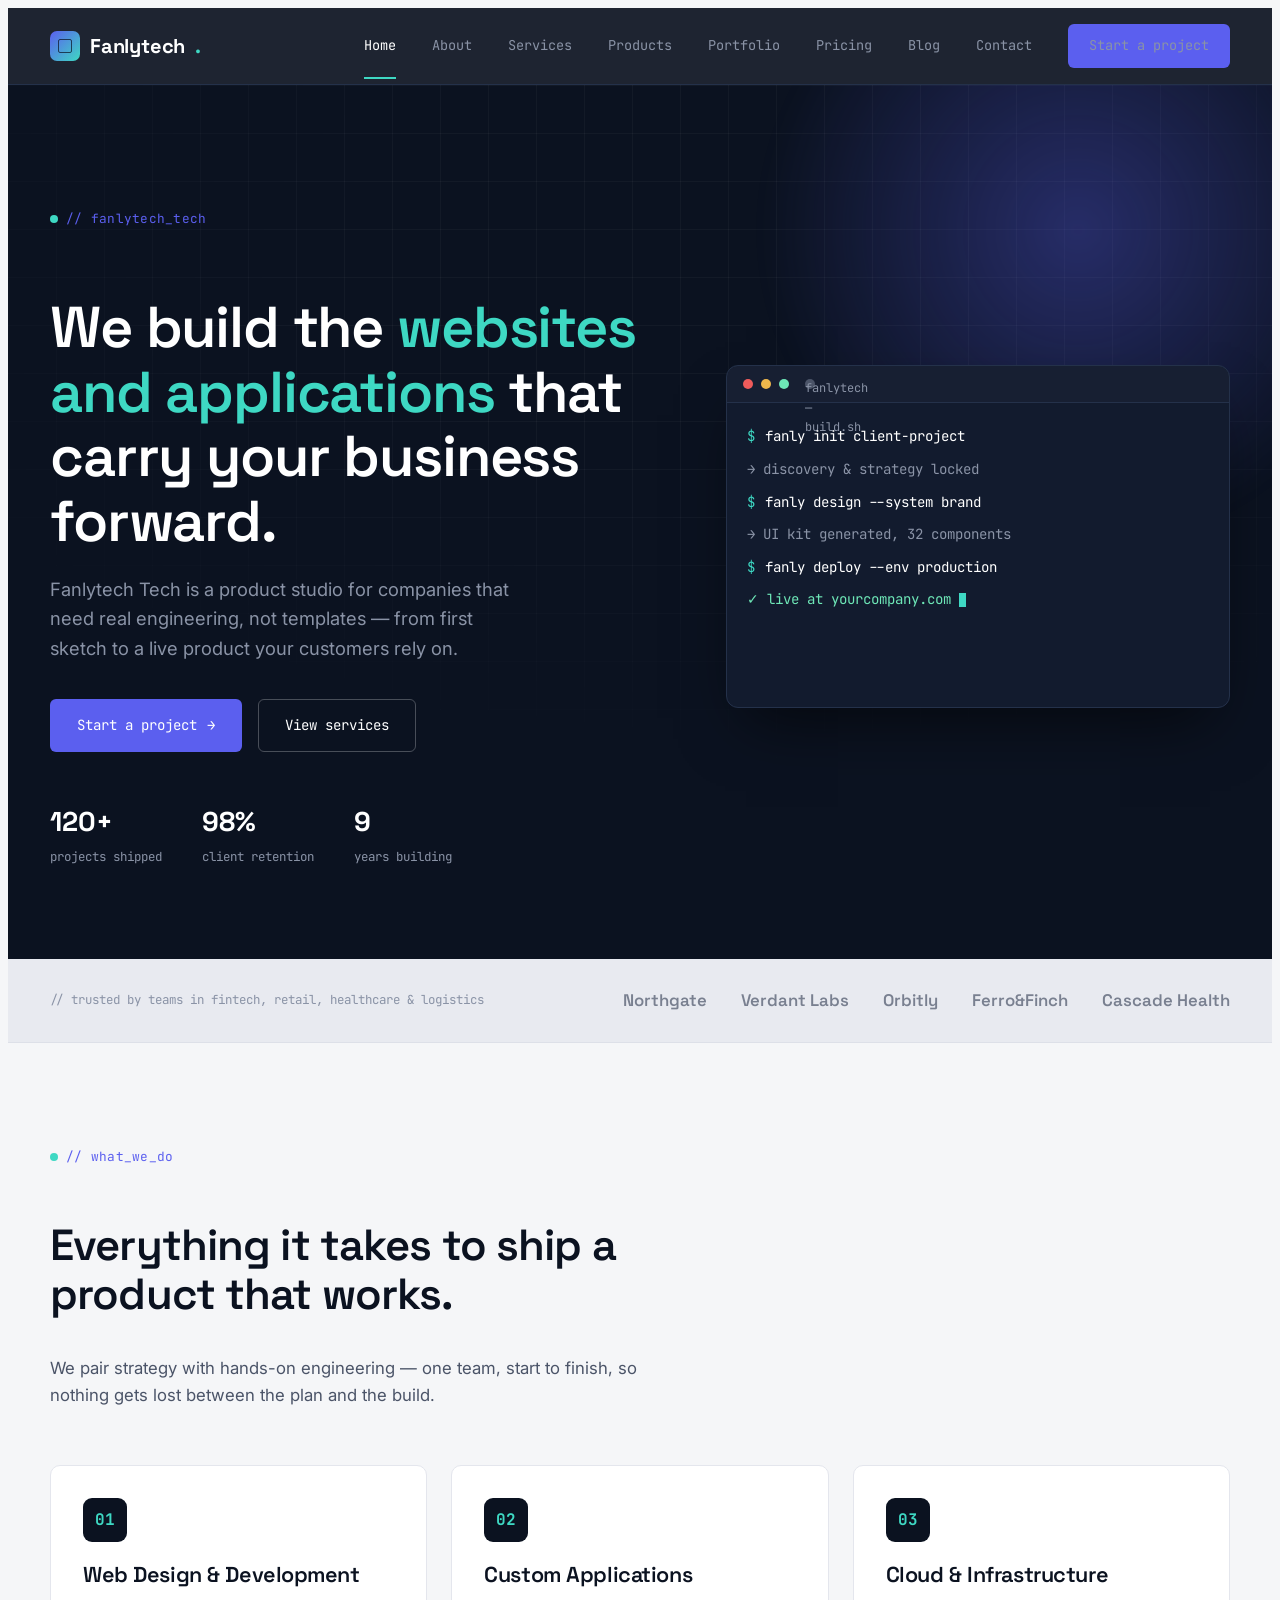
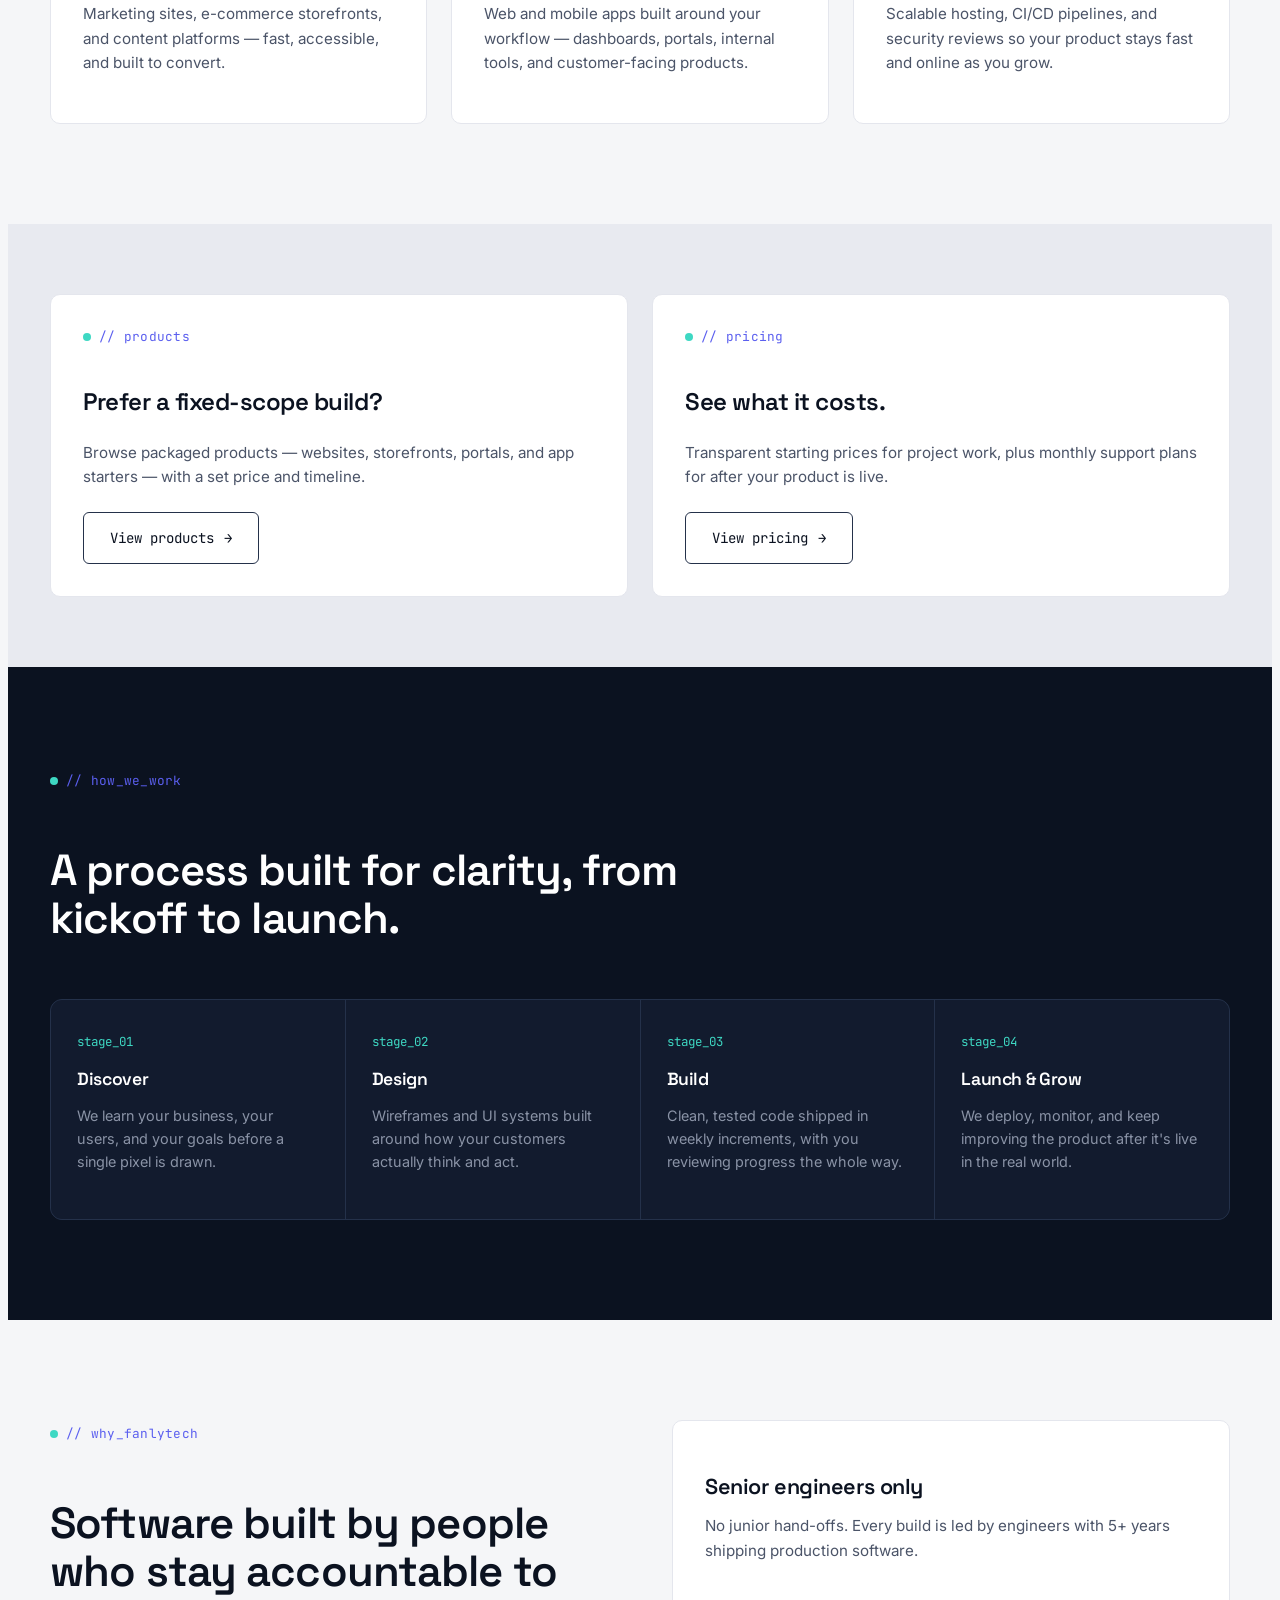
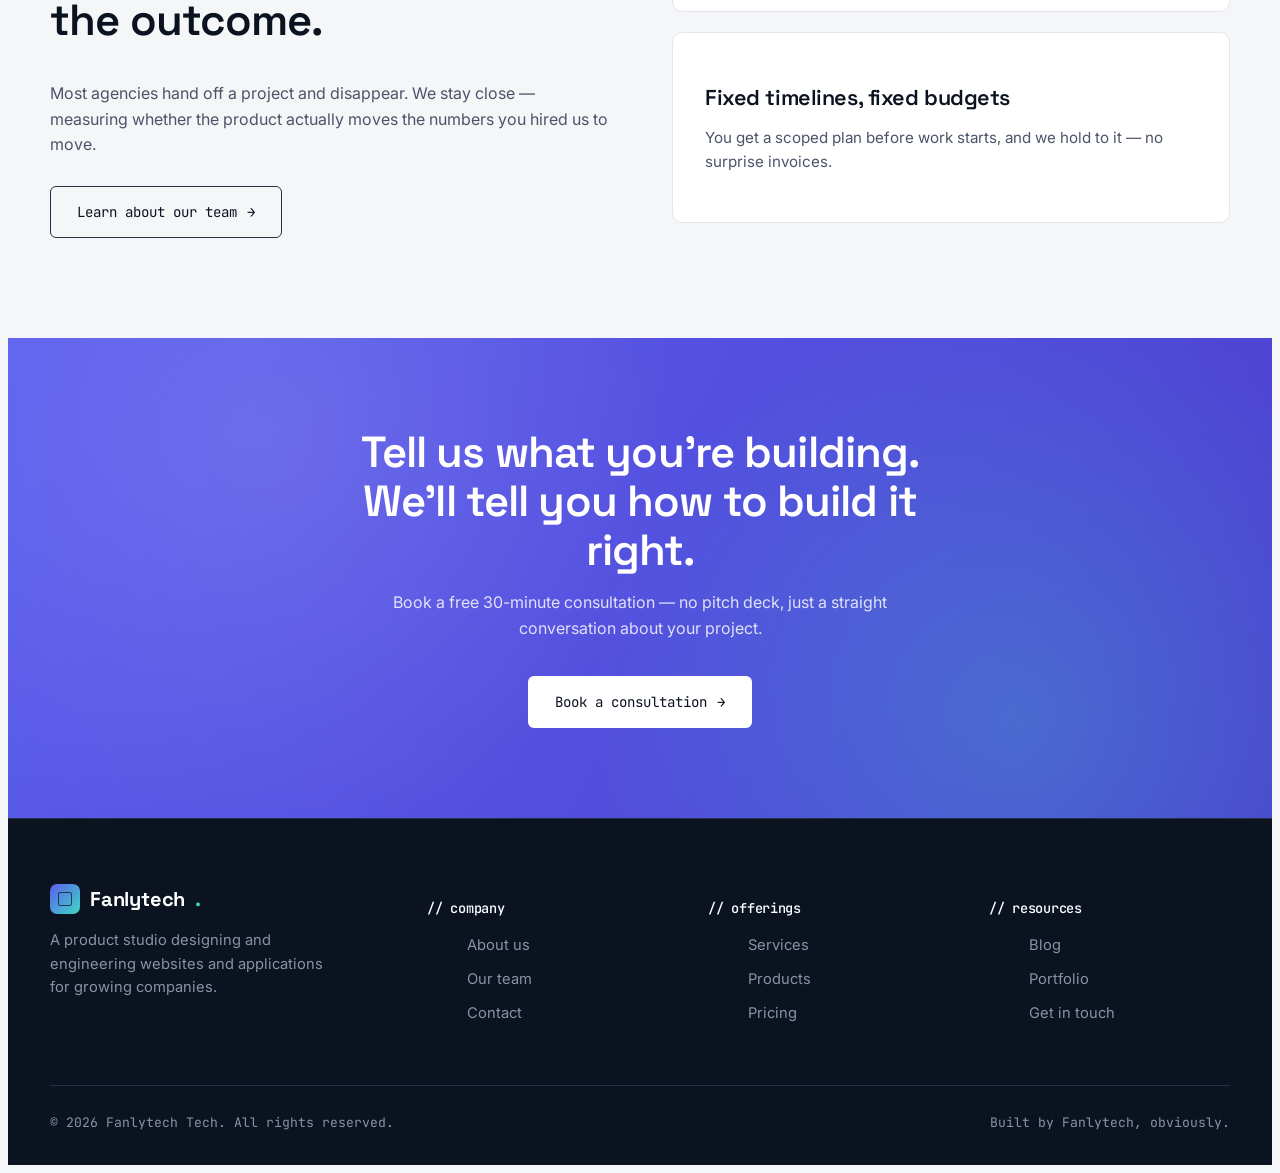
<file: index.html>
<!DOCTYPE html>
<html lang="en">
<head>
<meta charset="UTF-8">
<meta name="viewport" content="width=device-width, initial-scale=1.0">
<title>Fanlytech Tech — Websites &amp; Applications Built to Grow</title>
<meta name="description" content="Fanlytech Tech designs and builds websites and applications for ambitious companies. Strategy, design, and engineering under one roof.">
<link rel="preconnect" href="https://fonts.googleapis.com">
<link href="https://fonts.googleapis.com/css2?family=Space+Grotesk:wght@500;600;700&family=Inter:wght@400;500;600;700&family=JetBrains+Mono:wght@400;500&display=swap" rel="stylesheet">
<link rel="stylesheet" href="styles.css">
<meta name="fo-verify" content="fd51db8e-1462-4e04-9097-b5feb56519d2" >
</head>
<body>

<header class="site-header">
  <div class="wrap">
    <a href="index.html" class="logo"><span class="mark"></span>Fanlytech<span class="co">.</span></a>
    <nav class="main-nav">
      <div class="nav-links">
        <a href="index.html" class="active">Home</a>
        <a href="about.html">About</a>
        <a href="services.html">Services</a>
        <a href="products.html">Products</a>
        <a href="portfolio.html">Portfolio</a>
        <a href="pricing.html">Pricing</a>
        <a href="blog.html">Blog</a>
        <a href="contact.html">Contact</a>
        <a href="contact.html" class="btn btn-primary" style="padding:10px 20px;">Start a project</a>
      </div>
      <button class="nav-toggle" aria-label="Toggle menu" aria-expanded="false">☰</button>
    </nav>
  </div>
</header>

<!-- HERO -->
<section class="hero">
  <div class="wrap hero-grid">
    <div>
      <span class="mono-tag">// fanlytech_tech</span>
      <h1>We build the <span class="accent">websites and applications</span> that carry your business forward.</h1>
      <p class="lead">Fanlytech Tech is a product studio for companies that need real engineering, not templates — from first sketch to a live product your customers rely on.</p>
      <div class="hero-ctas">
        <a href="contact.html" class="btn btn-primary btn-arrow">Start a project</a>
        <a href="services.html" class="btn btn-ghost-light">View services</a>
      </div>
      <div class="hero-stats">
        <div><strong data-count="120" data-suffix="+">0</strong><span>projects shipped</span></div>
        <div><strong data-count="98" data-suffix="%">0</strong><span>client retention</span></div>
        <div><strong data-count="9" data-suffix="">0</strong><span>years building</span></div>
      </div>
    </div>

    <div class="terminal" aria-hidden="true">
      <div class="terminal-bar">
        <span style="background:#EF5B5B;"></span><span style="background:#F0B84C;"></span><span style="background:#6EE7B7;"></span>
        <span class="label">fanlytech — build.sh</span>
      </div>
      <div class="terminal-body">
        <div class="line"><span class="prompt">$</span><span>fanly init client-project</span></div>
        <div class="line"><span class="out">→ discovery &amp; strategy locked</span></div>
        <div class="line"><span class="prompt">$</span><span>fanly design --system brand</span></div>
        <div class="line"><span class="out">→ UI kit generated, 32 components</span></div>
        <div class="line"><span class="prompt">$</span><span>fanly deploy --env production</span></div>
        <div class="line"><span class="ok">✓ live at yourcompany.com <span class="cursor"></span></span></div>
      </div>
    </div>
  </div>
</section>

<div class="trust-strip">
  <div class="wrap">
    <span class="label">// trusted by teams in fintech, retail, healthcare &amp; logistics</span>
    <div class="marks">
      <span>Northgate</span><span>Verdant Labs</span><span>Orbitly</span><span>Ferro&amp;Finch</span><span>Cascade Health</span>
    </div>
  </div>
</div>

<!-- SERVICES OVERVIEW -->
<section class="section">
  <div class="wrap">
    <div class="section-head reveal">
      <span class="mono-tag">// what_we_do</span>
      <h2>Everything it takes to ship a product that works.</h2>
      <p>We pair strategy with hands-on engineering — one team, start to finish, so nothing gets lost between the plan and the build.</p>
    </div>

    <div class="grid-3">
      <a href="services.html" class="card reveal" style="display:block;">
        <div class="icon">01</div>
        <h3>Web Design &amp; Development</h3>
        <p>Marketing sites, e-commerce storefronts, and content platforms — fast, accessible, and built to convert.</p>
      </a>
      <a href="services.html" class="card reveal" style="display:block;">
        <div class="icon">02</div>
        <h3>Custom Applications</h3>
        <p>Web and mobile apps built around your workflow — dashboards, portals, internal tools, and customer-facing products.</p>
      </a>
      <a href="services.html" class="card reveal" style="display:block;">
        <div class="icon">03</div>
        <h3>Cloud &amp; Infrastructure</h3>
        <p>Scalable hosting, CI/CD pipelines, and security reviews so your product stays fast and online as you grow.</p>
      </a>
    </div>
  </div>
</section>

<!-- PRODUCTS / PRICING TEASER -->
<section class="section section--tight" style="background:var(--paper-dim);">
  <div class="wrap grid-2">
    <div class="card reveal" style="display:flex; flex-direction:column;">
      <span class="mono-tag">// products</span>
      <h3 style="font-size:1.5rem; margin-bottom:10px;">Prefer a fixed-scope build?</h3>
      <p style="margin-bottom:22px;">Browse packaged products — websites, storefronts, portals, and app starters — with a set price and timeline.</p>
      <a href="products.html" class="btn btn-ghost btn-arrow" style="margin-top:auto; align-self:flex-start;">View products</a>
    </div>
    <div class="card reveal" style="display:flex; flex-direction:column;">
      <span class="mono-tag">// pricing</span>
      <h3 style="font-size:1.5rem; margin-bottom:10px;">See what it costs.</h3>
      <p style="margin-bottom:22px;">Transparent starting prices for project work, plus monthly support plans for after your product is live.</p>
      <a href="pricing.html" class="btn btn-ghost btn-arrow" style="margin-top:auto; align-self:flex-start;">View pricing</a>
    </div>
  </div>
</section>

<!-- PROCESS -->
<section class="section process">
  <div class="wrap">
    <div class="section-head reveal">
      <span class="mono-tag">// how_we_work</span>
      <h2 style="color:#fff;">A process built for clarity, from kickoff to launch.</h2>
    </div>
    <div class="process-list reveal">
      <div class="process-step">
        <span class="tag">stage_01</span>
        <h3>Discover</h3>
        <p>We learn your business, your users, and your goals before a single pixel is drawn.</p>
      </div>
      <div class="process-step">
        <span class="tag">stage_02</span>
        <h3>Design</h3>
        <p>Wireframes and UI systems built around how your customers actually think and act.</p>
      </div>
      <div class="process-step">
        <span class="tag">stage_03</span>
        <h3>Build</h3>
        <p>Clean, tested code shipped in weekly increments, with you reviewing progress the whole way.</p>
      </div>
      <div class="process-step">
        <span class="tag">stage_04</span>
        <h3>Launch &amp; Grow</h3>
        <p>We deploy, monitor, and keep improving the product after it's live in the real world.</p>
      </div>
    </div>
  </div>
</section>

<!-- WHY US -->
<section class="section">
  <div class="wrap story-grid">
    <div class="reveal">
      <span class="mono-tag">// why_fanlytech</span>
      <h2>Software built by people who stay accountable to the outcome.</h2>
      <p>Most agencies hand off a project and disappear. We stay close — measuring whether the product actually moves the numbers you hired us to move.</p>
      <a href="about.html" class="btn btn-ghost btn-arrow" style="margin-top:12px;">Learn about our team</a>
    </div>
    <div class="reveal">
      <div class="card" style="margin-bottom:20px;">
        <h3>Senior engineers only</h3>
        <p>No junior hand-offs. Every build is led by engineers with 5+ years shipping production software.</p>
      </div>
      <div class="card">
        <h3>Fixed timelines, fixed budgets</h3>
        <p>You get a scoped plan before work starts, and we hold to it — no surprise invoices.</p>
      </div>
    </div>
  </div>
</section>

<!-- CTA -->
<section class="cta-band">
  <div class="wrap">
    <h2>Tell us what you're building. We'll tell you how to build it right.</h2>
    <p>Book a free 30-minute consultation — no pitch deck, just a straight conversation about your project.</p>
    <a href="contact.html" class="btn btn-primary btn-arrow">Book a consultation</a>
  </div>
</section>

<footer>
  <div class="wrap">
    <div class="footer-grid">
      <div class="footer-brand">
        <a href="index.html" class="logo"><span class="mark"></span>Fanlytech<span class="co">.</span></a>
        <p>A product studio designing and engineering websites and applications for growing companies.</p>
      </div>
      <div>
        <h4>// company</h4>
        <ul>
          <li><a href="about.html">About us</a></li>
          <li><a href="about.html#team">Our team</a></li>
          <li><a href="contact.html">Contact</a></li>
        </ul>
      </div>
      <div>
        <h4>// offerings</h4>
        <ul>
          <li><a href="services.html">Services</a></li>
          <li><a href="products.html">Products</a></li>
          <li><a href="pricing.html">Pricing</a></li>
        </ul>
      </div>
      <div>
        <h4>// resources</h4>
        <ul>
          <li><a href="blog.html">Blog</a></li>
          <li><a href="portfolio.html">Portfolio</a></li>
          <li><a href="contact.html">Get in touch</a></li>
        </ul>
      </div>
    </div>
    <div class="footer-bottom">
      <span>© 2026 Fanlytech Tech. All rights reserved.</span>
      <span>Built by Fanlytech, obviously.</span>
    </div>
  </div>
</footer>

<script src="script.js"></script>
</body>
</html>
</file>
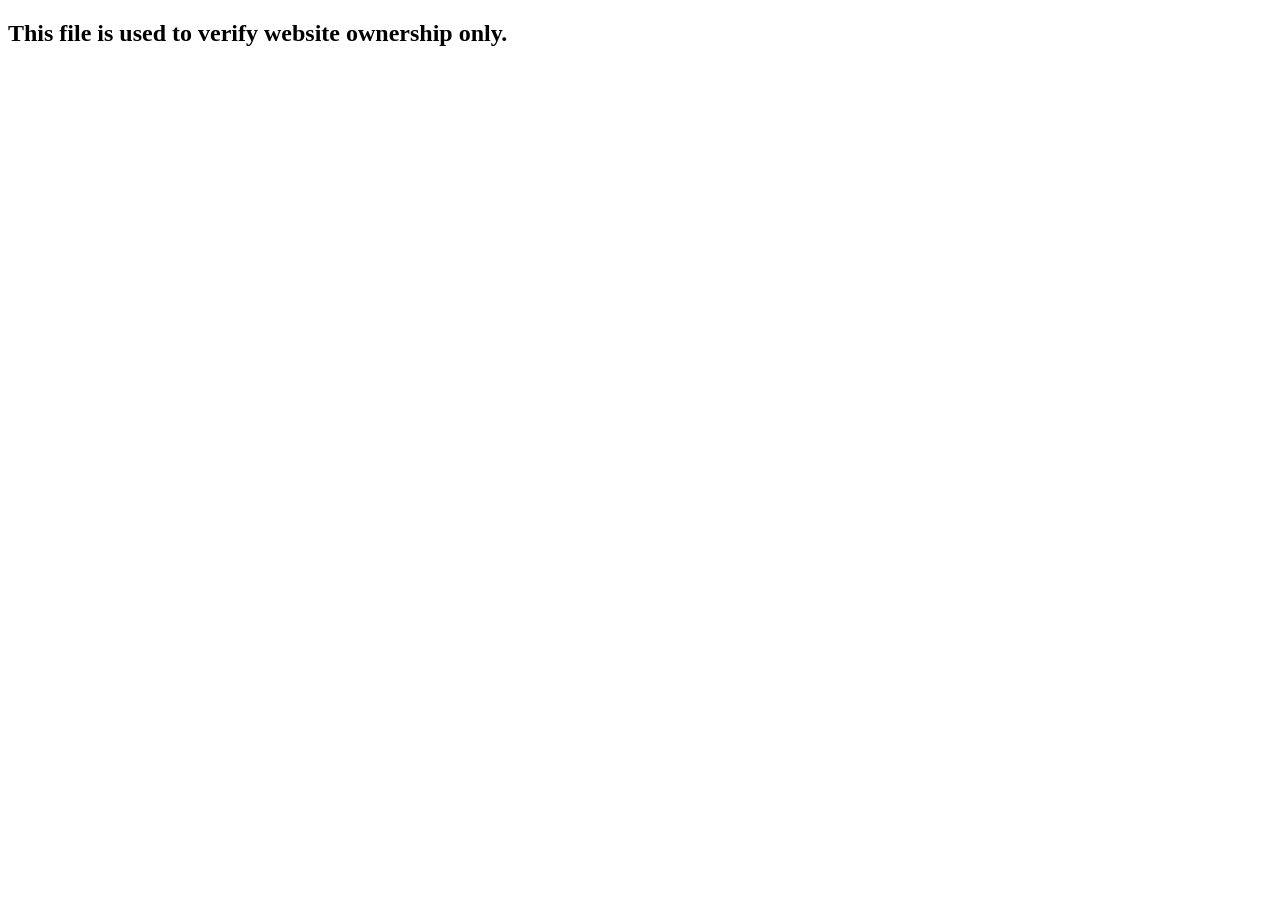
<file: 1.html.html>
<!DOCTYPE html>
<html>
<head>
    <meta name="fo-verify" content="fd51db8e-1462-4e04-9097-b5feb56519d2">
    <title></title>
</head>
<body>
    <h2>This file is used to verify website ownership only.</h2>
</body>
</html>
</file>
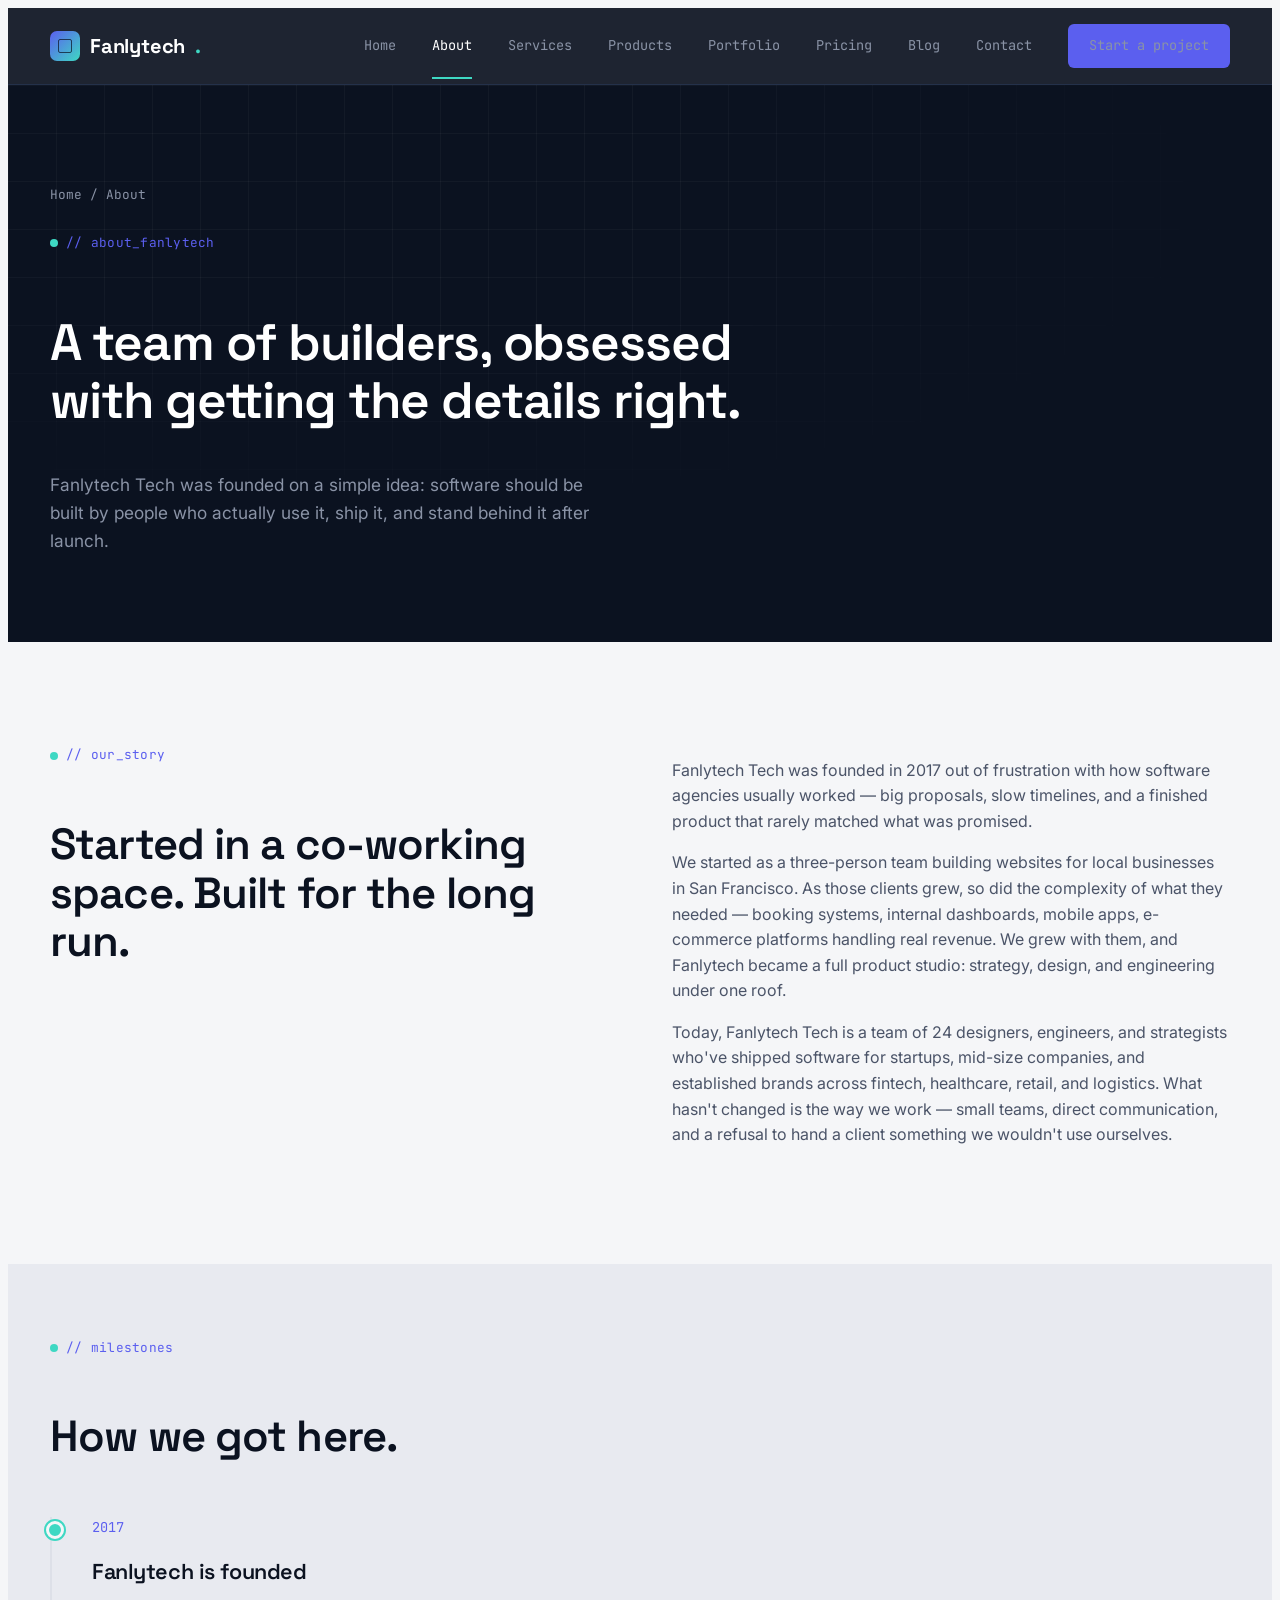
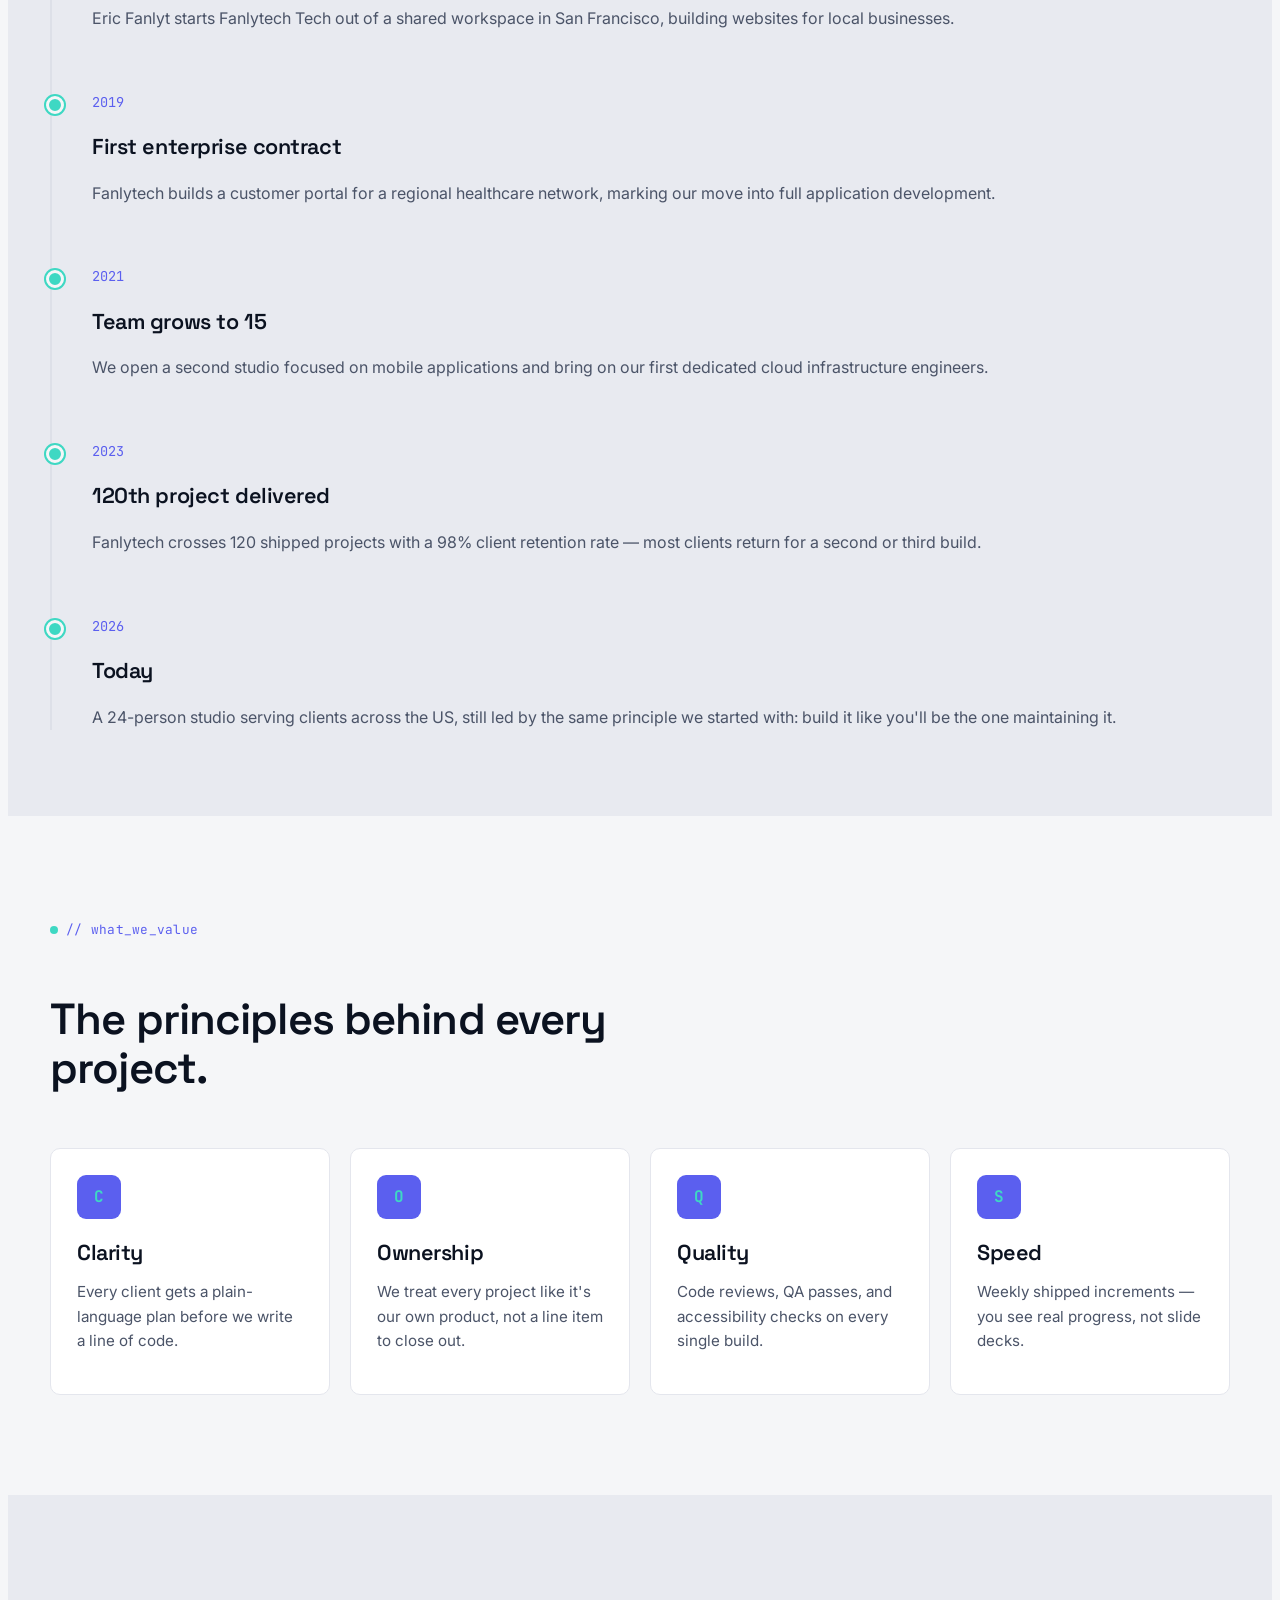
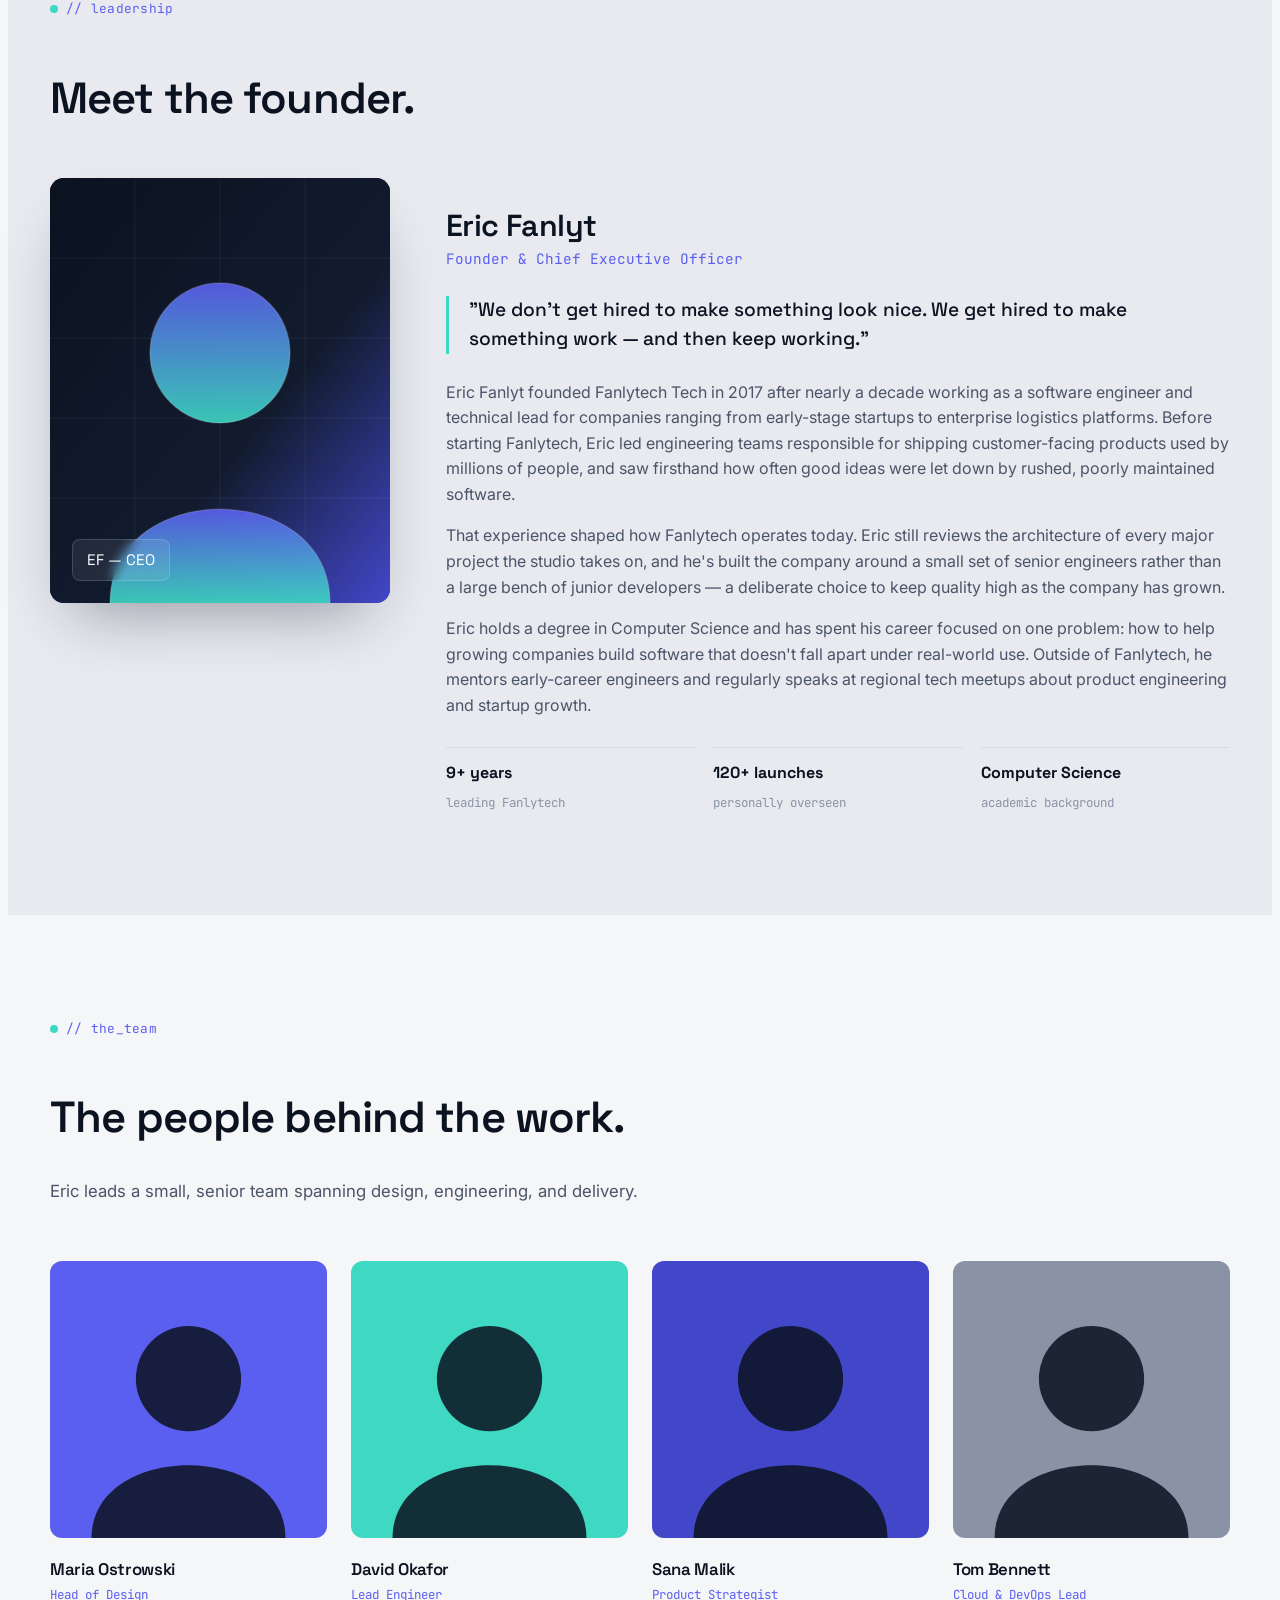
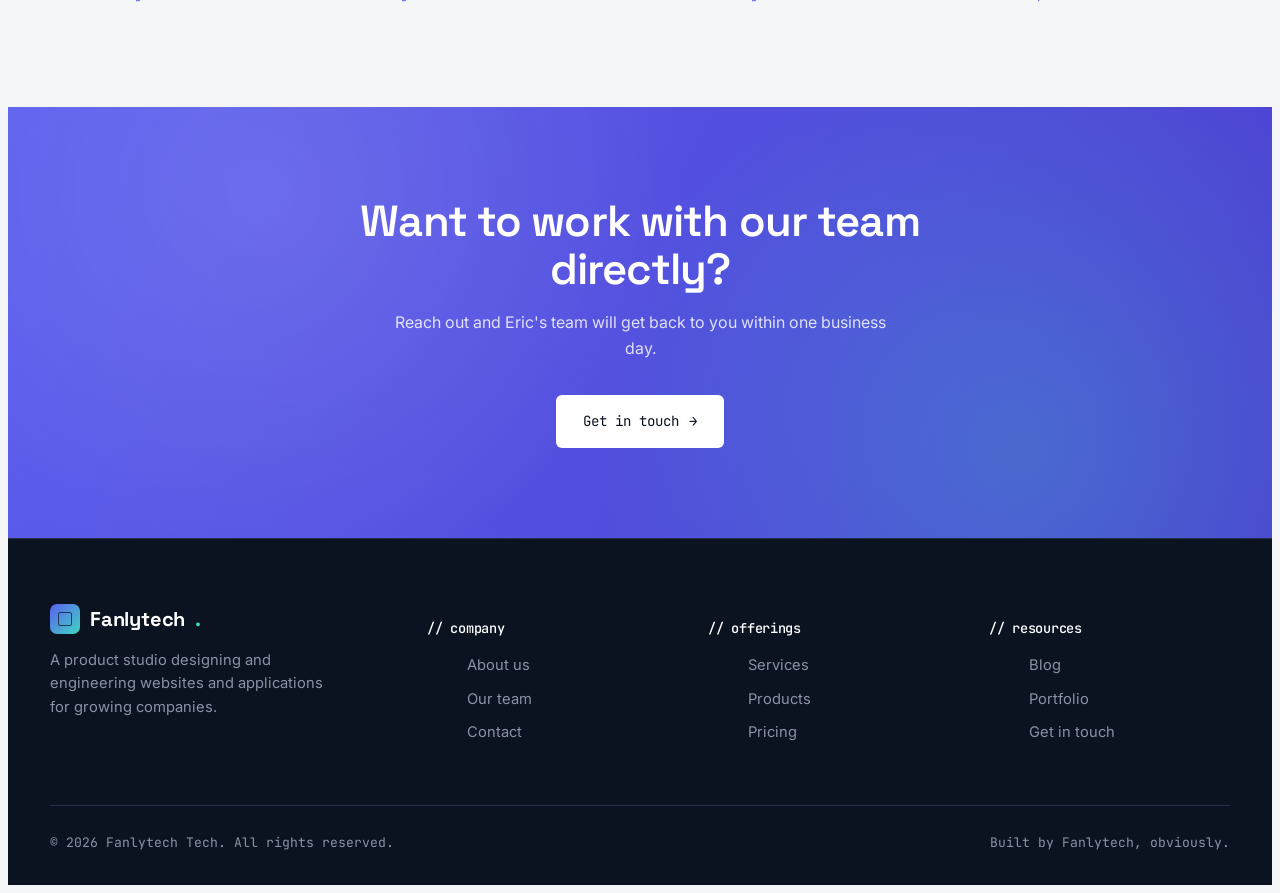
<file: about.html>
<!DOCTYPE html>
<html lang="en">
<head>
<meta charset="UTF-8">
<meta name="viewport" content="width=device-width, initial-scale=1.0">
<title>About Us — Fanlytech Tech</title>
<meta name="description" content="Learn about Fanlytech Tech, our story, our values, and our CEO Eric Fanlyt.">
<link rel="preconnect" href="https://fonts.googleapis.com">
<link href="https://fonts.googleapis.com/css2?family=Space+Grotesk:wght@500;600;700&family=Inter:wght@400;500;600;700&family=JetBrains+Mono:wght@400;500&display=swap" rel="stylesheet">
<link rel="stylesheet" href="styles.css">
</head>
<body>

<header class="site-header">
  <div class="wrap">
    <a href="index.html" class="logo"><span class="mark"></span>Fanlytech<span class="co">.</span></a>
    <nav class="main-nav">
      <div class="nav-links">
        <a href="index.html">Home</a>
        <a href="about.html" class="active">About</a>
        <a href="services.html">Services</a>
        <a href="products.html">Products</a>
        <a href="portfolio.html">Portfolio</a>
        <a href="pricing.html">Pricing</a>
        <a href="blog.html">Blog</a>
        <a href="contact.html">Contact</a>
        <a href="contact.html" class="btn btn-primary" style="padding:10px 20px;">Start a project</a>
      </div>
      <button class="nav-toggle" aria-label="Toggle menu" aria-expanded="false">☰</button>
    </nav>
  </div>
</header>

<!-- PAGE HERO -->
<section class="page-hero">
  <div class="wrap">
    <div class="breadcrumb"><a href="index.html">Home</a> / About</div>
    <span class="mono-tag">// about_fanlytech</span>
    <h1>A team of builders, obsessed with getting the details right.</h1>
    <p class="lead">Fanlytech Tech was founded on a simple idea: software should be built by people who actually use it, ship it, and stand behind it after launch.</p>
  </div>
</section>

<!-- STORY -->
<section class="section">
  <div class="wrap story-grid">
    <div class="reveal">
      <span class="mono-tag">// our_story</span>
      <h2>Started in a co-working space. Built for the long run.</h2>
    </div>
    <div class="reveal">
      <p>Fanlytech Tech was founded in 2017 out of frustration with how software agencies usually worked — big proposals, slow timelines, and a finished product that rarely matched what was promised.</p>
      <p>We started as a three-person team building websites for local businesses in San Francisco. As those clients grew, so did the complexity of what they needed — booking systems, internal dashboards, mobile apps, e-commerce platforms handling real revenue. We grew with them, and Fanlytech became a full product studio: strategy, design, and engineering under one roof.</p>
      <p>Today, Fanlytech Tech is a team of 24 designers, engineers, and strategists who've shipped software for startups, mid-size companies, and established brands across fintech, healthcare, retail, and logistics. What hasn't changed is the way we work — small teams, direct communication, and a refusal to hand a client something we wouldn't use ourselves.</p>
    </div>
  </div>
</section>

<!-- TIMELINE -->
<section class="section section--tight" style="background:var(--paper-dim);">
  <div class="wrap">
    <div class="section-head reveal">
      <span class="mono-tag">// milestones</span>
      <h2>How we got here.</h2>
    </div>
    <div class="timeline reveal">
      <div class="timeline-item">
        <span class="yr">2017</span>
        <h3>Fanlytech is founded</h3>
        <p>Eric Fanlyt starts Fanlytech Tech out of a shared workspace in San Francisco, building websites for local businesses.</p>
      </div>
      <div class="timeline-item">
        <span class="yr">2019</span>
        <h3>First enterprise contract</h3>
        <p>Fanlytech builds a customer portal for a regional healthcare network, marking our move into full application development.</p>
      </div>
      <div class="timeline-item">
        <span class="yr">2021</span>
        <h3>Team grows to 15</h3>
        <p>We open a second studio focused on mobile applications and bring on our first dedicated cloud infrastructure engineers.</p>
      </div>
      <div class="timeline-item">
        <span class="yr">2023</span>
        <h3>120th project delivered</h3>
        <p>Fanlytech crosses 120 shipped projects with a 98% client retention rate — most clients return for a second or third build.</p>
      </div>
      <div class="timeline-item">
        <span class="yr">2026</span>
        <h3>Today</h3>
        <p>A 24-person studio serving clients across the US, still led by the same principle we started with: build it like you'll be the one maintaining it.</p>
      </div>
    </div>
  </div>
</section>

<!-- VALUES -->
<section class="section">
  <div class="wrap">
    <div class="section-head reveal">
      <span class="mono-tag">// what_we_value</span>
      <h2>The principles behind every project.</h2>
    </div>
    <div class="value-grid">
      <div class="card reveal">
        <div class="icon" style="background:var(--indigo);">C</div>
        <h3>Clarity</h3>
        <p>Every client gets a plain-language plan before we write a line of code.</p>
      </div>
      <div class="card reveal">
        <div class="icon" style="background:var(--indigo);">O</div>
        <h3>Ownership</h3>
        <p>We treat every project like it's our own product, not a line item to close out.</p>
      </div>
      <div class="card reveal">
        <div class="icon" style="background:var(--indigo);">Q</div>
        <h3>Quality</h3>
        <p>Code reviews, QA passes, and accessibility checks on every single build.</p>
      </div>
      <div class="card reveal">
        <div class="icon" style="background:var(--indigo);">S</div>
        <h3>Speed</h3>
        <p>Weekly shipped increments — you see real progress, not slide decks.</p>
      </div>
    </div>
  </div>
</section>

<!-- CEO SECTION -->
<section class="section ceo-section">
  <div class="wrap">
    <div class="section-head reveal">
      <span class="mono-tag">// leadership</span>
      <h2>Meet the founder.</h2>
    </div>

    <div class="ceo-grid reveal">
      <div class="ceo-portrait" role="img" aria-label="Portrait illustration of Eric Fanlyt, CEO of Fanlytech Tech">
        <svg viewBox="0 0 340 425" xmlns="http://www.w3.org/2000/svg">
          <defs>
            <linearGradient id="bg1" x1="0" y1="0" x2="1" y2="1">
              <stop offset="0%" stop-color="#0B1220"/>
              <stop offset="60%" stop-color="#121B2E"/>
              <stop offset="100%" stop-color="#4247C9"/>
            </linearGradient>
            <linearGradient id="face1" x1="0" y1="0" x2="0" y2="1">
              <stop offset="0%" stop-color="#5B5FEF"/>
              <stop offset="100%" stop-color="#3ED8C3"/>
            </linearGradient>
          </defs>
          <rect width="340" height="425" fill="url(#bg1)"/>
          <!-- blueprint grid -->
          <g stroke="rgba(255,255,255,0.06)" stroke-width="1">
            <line x1="0" y1="80" x2="340" y2="80"/>
            <line x1="0" y1="160" x2="340" y2="160"/>
            <line x1="0" y1="240" x2="340" y2="240"/>
            <line x1="0" y1="320" x2="340" y2="320"/>
            <line x1="85" y1="0" x2="85" y2="425"/>
            <line x1="170" y1="0" x2="170" y2="425"/>
            <line x1="255" y1="0" x2="255" y2="425"/>
          </g>
          <!-- abstract portrait silhouette -->
          <circle cx="170" cy="175" r="70" fill="url(#face1)" opacity="0.9"/>
          <path d="M60 425 C60 300 280 300 280 425 Z" fill="url(#face1)" opacity="0.9"/>
          <circle cx="170" cy="175" r="70" fill="none" stroke="#fff" stroke-opacity="0.15" stroke-width="1.5"/>
          <path d="M60 425 C60 300 280 300 280 425" fill="none" stroke="#fff" stroke-opacity="0.15" stroke-width="1.5"/>
        </svg>
        <span class="initials">EF — CEO</span>
      </div>

      <div>
        <h3 class="ceo-name">Eric Fanlyt</h3>
        <span class="ceo-title">Founder &amp; Chief Executive Officer</span>

        <div class="ceo-quote">"We don't get hired to make something look nice. We get hired to make something work — and then keep working."</div>

        <div class="ceo-bio">
          <p>Eric Fanlyt founded Fanlytech Tech in 2017 after nearly a decade working as a software engineer and technical lead for companies ranging from early-stage startups to enterprise logistics platforms. Before starting Fanlytech, Eric led engineering teams responsible for shipping customer-facing products used by millions of people, and saw firsthand how often good ideas were let down by rushed, poorly maintained software.</p>
          <p>That experience shaped how Fanlytech operates today. Eric still reviews the architecture of every major project the studio takes on, and he's built the company around a small set of senior engineers rather than a large bench of junior developers — a deliberate choice to keep quality high as the company has grown.</p>
          <p>Eric holds a degree in Computer Science and has spent his career focused on one problem: how to help growing companies build software that doesn't fall apart under real-world use. Outside of Fanlytech, he mentors early-career engineers and regularly speaks at regional tech meetups about product engineering and startup growth.</p>
        </div>

        <div class="ceo-facts">
          <div>
            <strong>9+ years</strong>
            <span>leading Fanlytech</span>
          </div>
          <div>
            <strong>120+ launches</strong>
            <span>personally overseen</span>
          </div>
          <div>
            <strong>Computer Science</strong>
            <span>academic background</span>
          </div>
        </div>
      </div>
    </div>
  </div>
</section>

<!-- TEAM -->
<section class="section" id="team">
  <div class="wrap">
    <div class="section-head reveal">
      <span class="mono-tag">// the_team</span>
      <h2>The people behind the work.</h2>
      <p>Eric leads a small, senior team spanning design, engineering, and delivery.</p>
    </div>
    <div class="team-grid">
      <div class="team-card reveal">
        <div class="team-avatar">
          <svg viewBox="0 0 200 200" xmlns="http://www.w3.org/2000/svg"><rect width="200" height="200" fill="#5B5FEF"/><circle cx="100" cy="85" r="38" fill="#0B1220" opacity="0.85"/><path d="M30 200 C30 130 170 130 170 200Z" fill="#0B1220" opacity="0.85"/></svg>
        </div>
        <h4>Maria Ostrowski</h4>
        <span>Head of Design</span>
      </div>
      <div class="team-card reveal">
        <div class="team-avatar">
          <svg viewBox="0 0 200 200" xmlns="http://www.w3.org/2000/svg"><rect width="200" height="200" fill="#3ED8C3"/><circle cx="100" cy="85" r="38" fill="#0B1220" opacity="0.85"/><path d="M30 200 C30 130 170 130 170 200Z" fill="#0B1220" opacity="0.85"/></svg>
        </div>
        <h4>David Okafor</h4>
        <span>Lead Engineer</span>
      </div>
      <div class="team-card reveal">
        <div class="team-avatar">
          <svg viewBox="0 0 200 200" xmlns="http://www.w3.org/2000/svg"><rect width="200" height="200" fill="#4247C9"/><circle cx="100" cy="85" r="38" fill="#0B1220" opacity="0.85"/><path d="M30 200 C30 130 170 130 170 200Z" fill="#0B1220" opacity="0.85"/></svg>
        </div>
        <h4>Sana Malik</h4>
        <span>Product Strategist</span>
      </div>
      <div class="team-card reveal">
        <div class="team-avatar">
          <svg viewBox="0 0 200 200" xmlns="http://www.w3.org/2000/svg"><rect width="200" height="200" fill="#8A93A6"/><circle cx="100" cy="85" r="38" fill="#0B1220" opacity="0.85"/><path d="M30 200 C30 130 170 130 170 200Z" fill="#0B1220" opacity="0.85"/></svg>
        </div>
        <h4>Tom Bennett</h4>
        <span>Cloud &amp; DevOps Lead</span>
      </div>
    </div>
  </div>
</section>

<!-- CTA -->
<section class="cta-band">
  <div class="wrap">
    <h2>Want to work with our team directly?</h2>
    <p>Reach out and Eric's team will get back to you within one business day.</p>
    <a href="contact.html" class="btn btn-primary btn-arrow">Get in touch</a>
  </div>
</section>

<footer>
  <div class="wrap">
    <div class="footer-grid">
      <div class="footer-brand">
        <a href="index.html" class="logo"><span class="mark"></span>Fanlytech<span class="co">.</span></a>
        <p>A product studio designing and engineering websites and applications for growing companies.</p>
      </div>
      <div>
        <h4>// company</h4>
        <ul>
          <li><a href="about.html">About us</a></li>
          <li><a href="about.html#team">Our team</a></li>
          <li><a href="contact.html">Contact</a></li>
        </ul>
      </div>
      <div>
        <h4>// offerings</h4>
        <ul>
          <li><a href="services.html">Services</a></li>
          <li><a href="products.html">Products</a></li>
          <li><a href="pricing.html">Pricing</a></li>
        </ul>
      </div>
      <div>
        <h4>// resources</h4>
        <ul>
          <li><a href="blog.html">Blog</a></li>
          <li><a href="portfolio.html">Portfolio</a></li>
          <li><a href="contact.html">Get in touch</a></li>
        </ul>
      </div>
    </div>
    <div class="footer-bottom">
      <span>© 2026 Fanlytech Tech. All rights reserved.</span>
      <span>Built by Fanlytech, obviously.</span>
    </div>
  </div>
</footer>

<script src="script.js"></script>
</body>
</html>
</file>
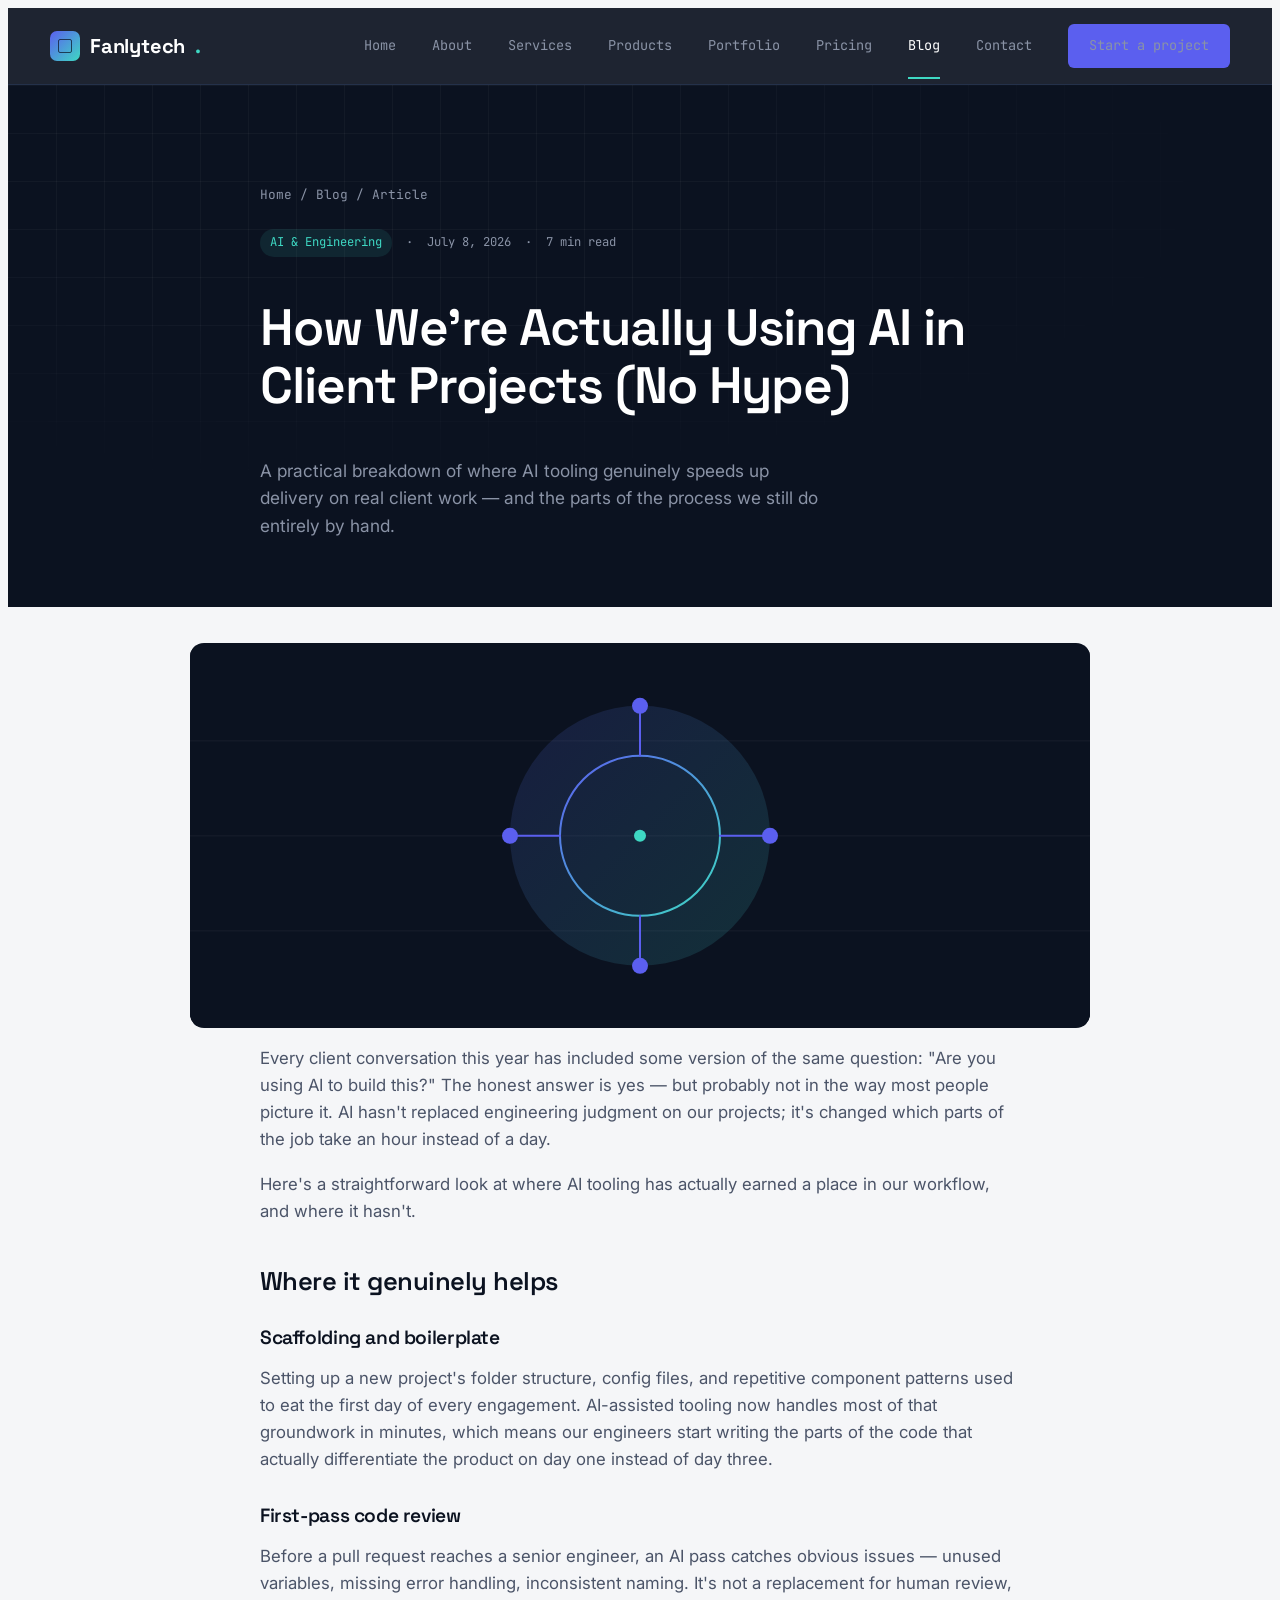
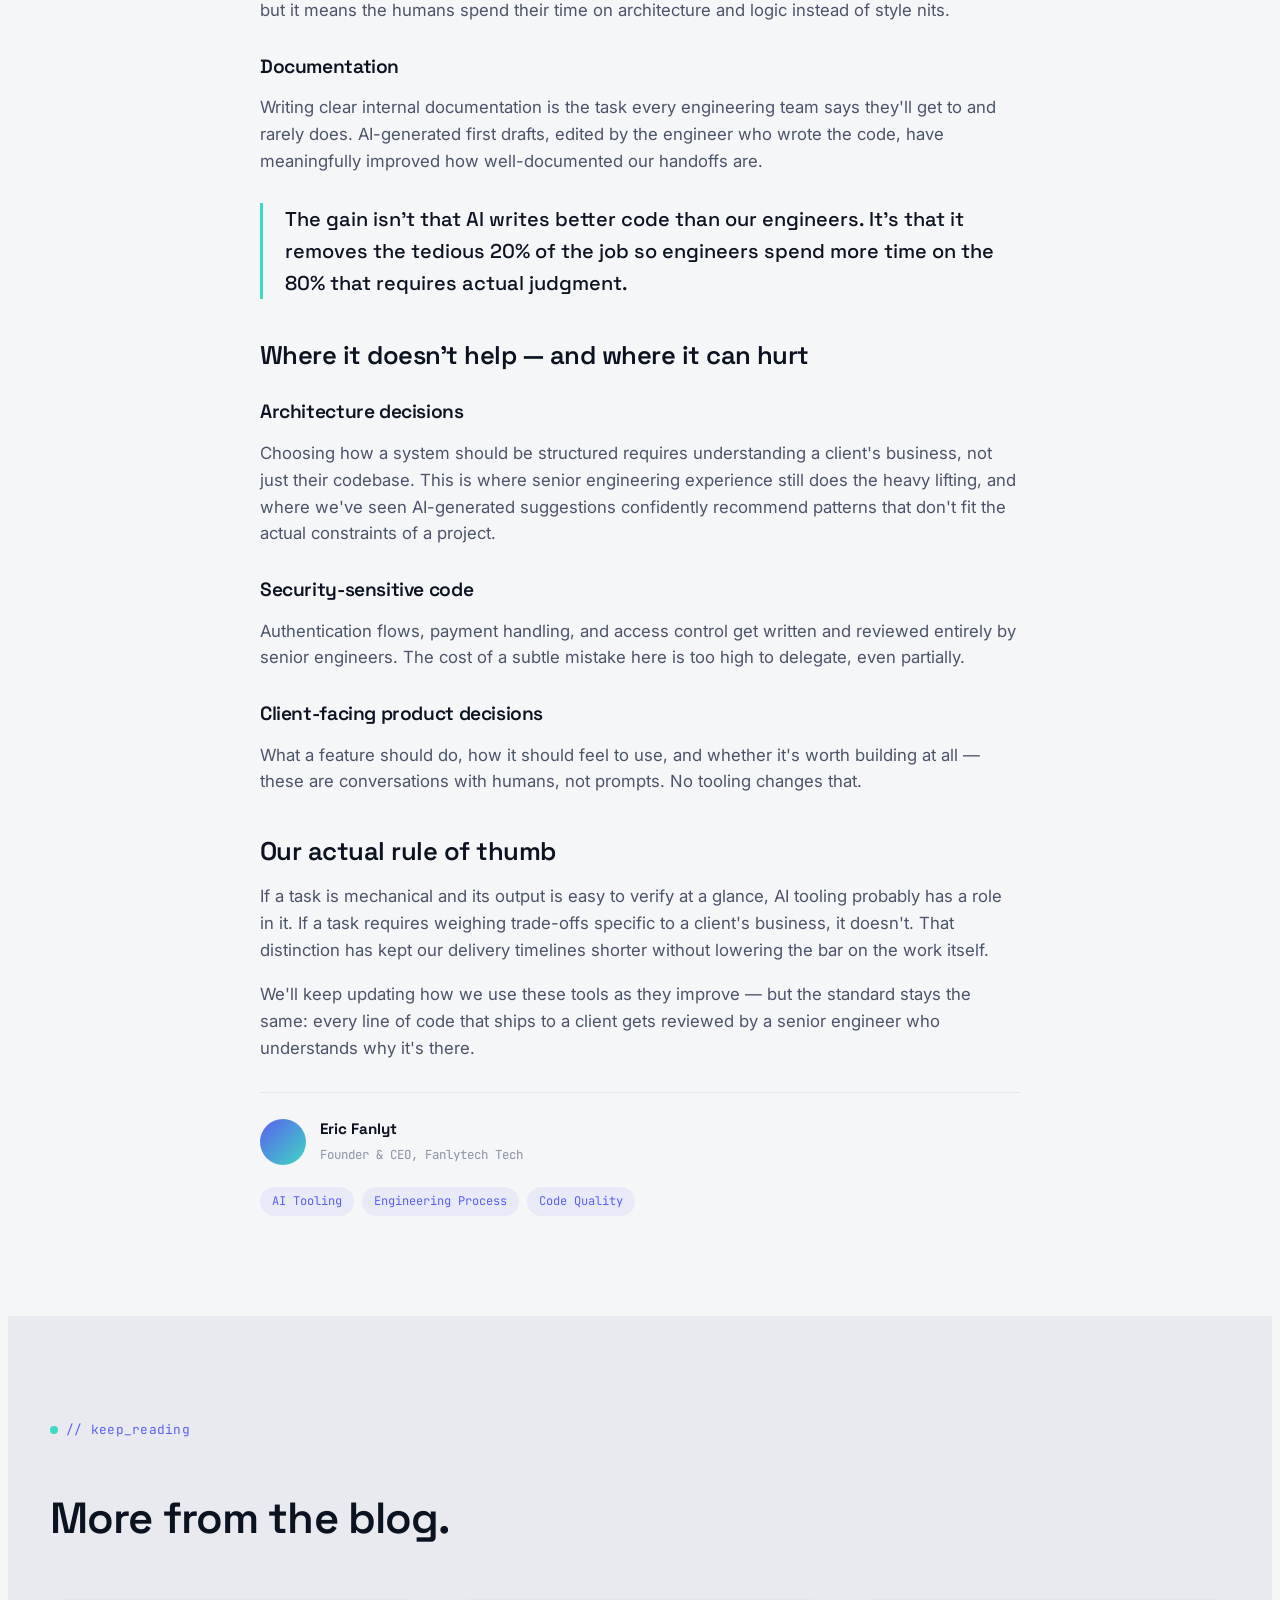
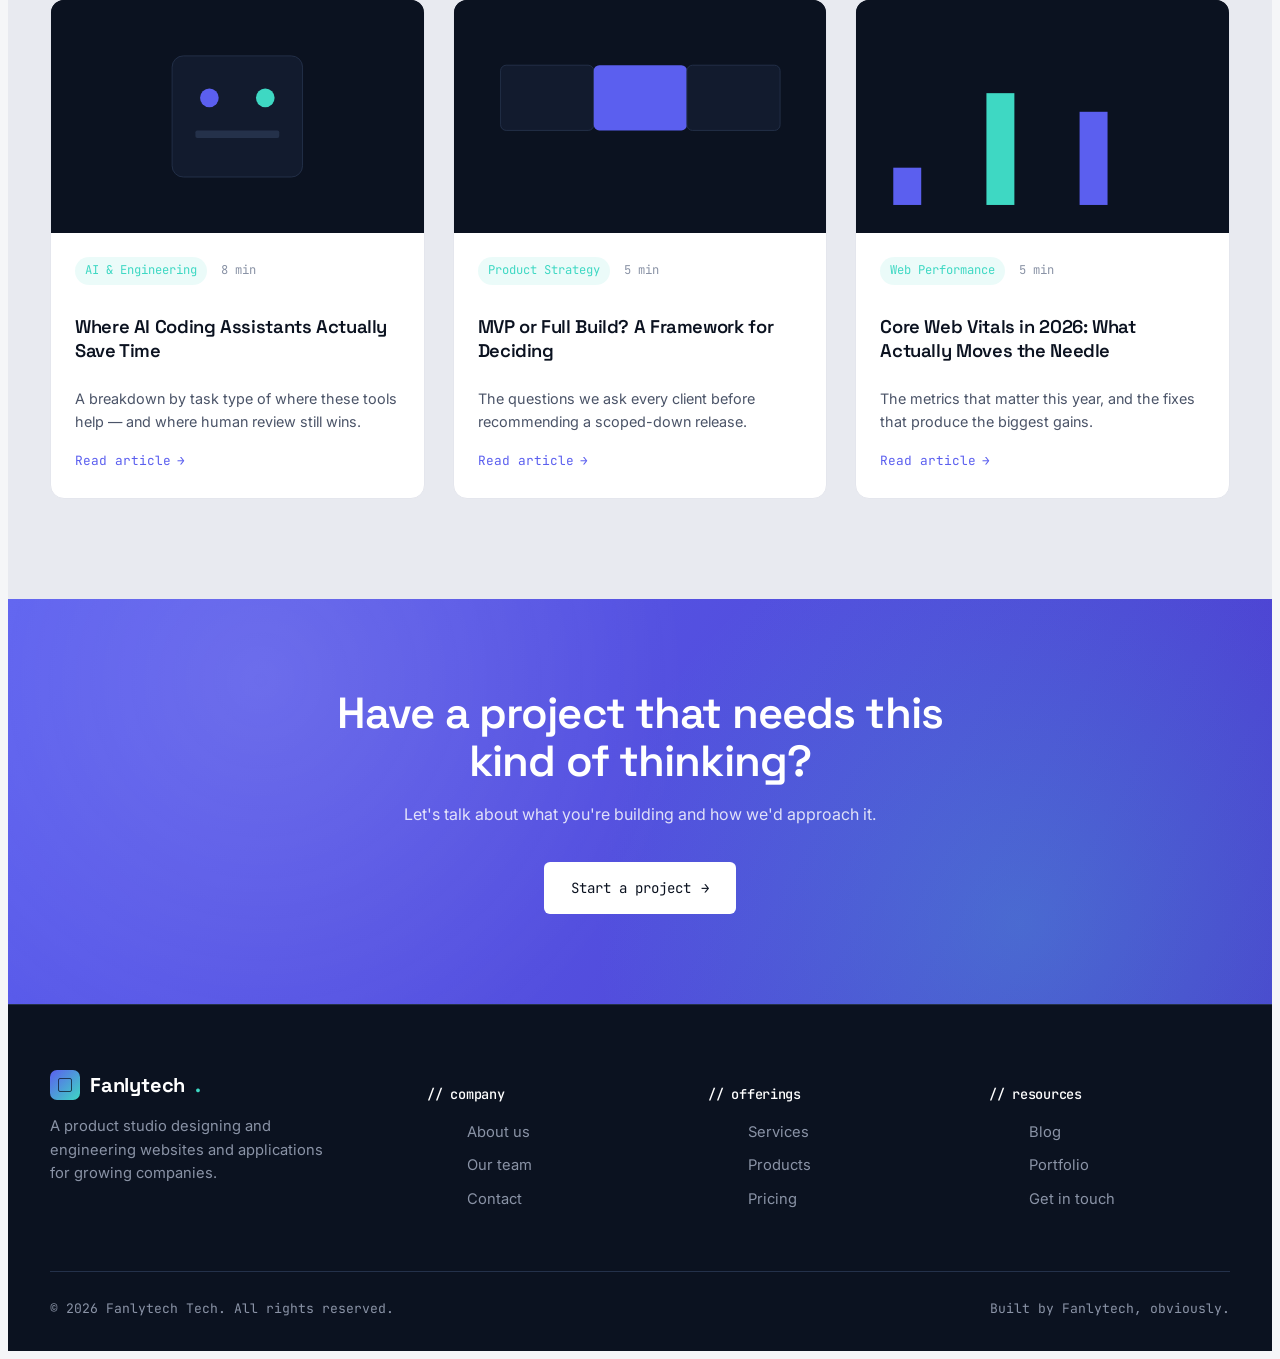
<file: blog-post.html>
<!DOCTYPE html>
<html lang="en">
<head>
<meta charset="UTF-8">
<meta name="viewport" content="width=device-width, initial-scale=1.0">
<title>How We're Actually Using AI in Client Projects — Fanlytech Tech Blog</title>
<meta name="description" content="A practical breakdown of where AI tooling genuinely speeds up delivery on real client work, and where Fanlytech Tech still relies on human engineering judgment.">
<link rel="preconnect" href="https://fonts.googleapis.com">
<link href="https://fonts.googleapis.com/css2?family=Space+Grotesk:wght@500;600;700&family=Inter:wght@400;500;600;700&family=JetBrains+Mono:wght@400;500&display=swap" rel="stylesheet">
<link rel="stylesheet" href="styles.css">
</head>
<body>

<header class="site-header">
  <div class="wrap">
    <a href="index.html" class="logo"><span class="mark"></span>Fanlytech<span class="co">.</span></a>
    <nav class="main-nav">
      <div class="nav-links">
        <a href="index.html">Home</a>
        <a href="about.html">About</a>
        <a href="services.html">Services</a>
        <a href="products.html">Products</a>
        <a href="portfolio.html">Portfolio</a>
        <a href="pricing.html">Pricing</a>
        <a href="blog.html" class="active">Blog</a>
        <a href="contact.html">Contact</a>
        <a href="contact.html" class="btn btn-primary" style="padding:10px 20px;">Start a project</a>
      </div>
      <button class="nav-toggle" aria-label="Toggle menu" aria-expanded="false">☰</button>
    </nav>
  </div>
</header>

<section class="page-hero" style="padding-bottom:50px;">
  <div class="wrap article-header">
    <div class="breadcrumb"><a href="index.html">Home</a> / <a href="blog.html">Blog</a> / Article</div>
    <div class="post-meta" style="margin-bottom:18px;">
      <span class="cat">AI &amp; Engineering</span>
      <span>·</span>
      <span>July 8, 2026</span>
      <span>·</span>
      <span>7 min read</span>
    </div>
    <h1>How We're Actually Using AI in Client Projects (No Hype)</h1>
    <p class="lead">A practical breakdown of where AI tooling genuinely speeds up delivery on real client work — and the parts of the process we still do entirely by hand.</p>
  </div>
</section>

<section class="section" style="padding-top:0;">
  <div class="wrap">
    <div class="article-cover reveal">
      <svg viewBox="0 0 900 380" xmlns="http://www.w3.org/2000/svg">
        <defs>
          <linearGradient id="acg" x1="0" y1="0" x2="1" y2="1">
            <stop offset="0%" stop-color="#5B5FEF"/>
            <stop offset="100%" stop-color="#3ED8C3"/>
          </linearGradient>
        </defs>
        <rect width="900" height="380" fill="#0B1220"/>
        <g stroke="rgba(255,255,255,0.05)"><line x1="0" y1="95" x2="900" y2="95"/><line x1="0" y1="190" x2="900" y2="190"/><line x1="0" y1="285" x2="900" y2="285"/></g>
        <circle cx="450" cy="190" r="130" fill="url(#acg)" opacity="0.15"/>
        <circle cx="450" cy="190" r="80" fill="none" stroke="url(#acg)" stroke-width="2"/>
        <circle cx="450" cy="190" r="6" fill="#3ED8C3"/>
        <path d="M450 110 L450 60 M530 190 L580 190 M450 270 L450 320 M370 190 L320 190" stroke="#5B5FEF" stroke-width="2" stroke-linecap="round"/>
        <circle cx="450" cy="60" r="8" fill="#5B5FEF"/><circle cx="580" cy="190" r="8" fill="#5B5FEF"/><circle cx="450" cy="320" r="8" fill="#5B5FEF"/><circle cx="320" cy="190" r="8" fill="#5B5FEF"/>
      </svg>
    </div>

    <div class="article-body reveal">
      <p>Every client conversation this year has included some version of the same question: "Are you using AI to build this?" The honest answer is yes — but probably not in the way most people picture it. AI hasn't replaced engineering judgment on our projects; it's changed which parts of the job take an hour instead of a day.</p>

      <p>Here's a straightforward look at where AI tooling has actually earned a place in our workflow, and where it hasn't.</p>

      <h2>Where it genuinely helps</h2>

      <h3>Scaffolding and boilerplate</h3>
      <p>Setting up a new project's folder structure, config files, and repetitive component patterns used to eat the first day of every engagement. AI-assisted tooling now handles most of that groundwork in minutes, which means our engineers start writing the parts of the code that actually differentiate the product on day one instead of day three.</p>

      <h3>First-pass code review</h3>
      <p>Before a pull request reaches a senior engineer, an AI pass catches obvious issues — unused variables, missing error handling, inconsistent naming. It's not a replacement for human review, but it means the humans spend their time on architecture and logic instead of style nits.</p>

      <h3>Documentation</h3>
      <p>Writing clear internal documentation is the task every engineering team says they'll get to and rarely does. AI-generated first drafts, edited by the engineer who wrote the code, have meaningfully improved how well-documented our handoffs are.</p>

      <blockquote>The gain isn't that AI writes better code than our engineers. It's that it removes the tedious 20% of the job so engineers spend more time on the 80% that requires actual judgment.</blockquote>

      <h2>Where it doesn't help — and where it can hurt</h2>

      <h3>Architecture decisions</h3>
      <p>Choosing how a system should be structured requires understanding a client's business, not just their codebase. This is where senior engineering experience still does the heavy lifting, and where we've seen AI-generated suggestions confidently recommend patterns that don't fit the actual constraints of a project.</p>

      <h3>Security-sensitive code</h3>
      <p>Authentication flows, payment handling, and access control get written and reviewed entirely by senior engineers. The cost of a subtle mistake here is too high to delegate, even partially.</p>

      <h3>Client-facing product decisions</h3>
      <p>What a feature should do, how it should feel to use, and whether it's worth building at all — these are conversations with humans, not prompts. No tooling changes that.</p>

      <h2>Our actual rule of thumb</h2>
      <p>If a task is mechanical and its output is easy to verify at a glance, AI tooling probably has a role in it. If a task requires weighing trade-offs specific to a client's business, it doesn't. That distinction has kept our delivery timelines shorter without lowering the bar on the work itself.</p>

      <p>We'll keep updating how we use these tools as they improve — but the standard stays the same: every line of code that ships to a client gets reviewed by a senior engineer who understands why it's there.</p>
    </div>

    <div class="article-author reveal">
      <div class="av"></div>
      <div>
        <strong>Eric Fanlyt</strong>
        <span>Founder &amp; CEO, Fanlytech Tech</span>
      </div>
    </div>

    <div class="share-tags reveal">
      <span>AI Tooling</span><span>Engineering Process</span><span>Code Quality</span>
    </div>
  </div>
</section>

<!-- RELATED -->
<section class="section" style="background:var(--paper-dim);">
  <div class="wrap">
    <div class="section-head reveal">
      <span class="mono-tag">// keep_reading</span>
      <h2>More from the blog.</h2>
    </div>
    <div class="blog-grid">
      <a href="blog.html" class="post-card reveal">
        <div class="post-visual">
          <svg viewBox="0 0 400 250" xmlns="http://www.w3.org/2000/svg">
            <rect width="400" height="250" fill="#0B1220"/>
            <rect x="130" y="60" width="140" height="130" rx="12" fill="#121B2E" stroke="#24314A"/>
            <circle cx="170" cy="105" r="10" fill="#5B5FEF"/><circle cx="230" cy="105" r="10" fill="#3ED8C3"/>
            <rect x="155" y="140" width="90" height="8" rx="2" fill="#24314A"/>
          </svg>
        </div>
        <div class="post-card-body">
          <div class="post-meta"><span class="cat">AI &amp; Engineering</span><span>8 min</span></div>
          <h3>Where AI Coding Assistants Actually Save Time</h3>
          <p>A breakdown by task type of where these tools help — and where human review still wins.</p>
          <span class="read-more">Read article</span>
        </div>
      </a>
      <a href="blog.html" class="post-card reveal">
        <div class="post-visual">
          <svg viewBox="0 0 400 250" xmlns="http://www.w3.org/2000/svg">
            <rect width="400" height="250" fill="#0B1220"/>
            <rect x="50" y="70" width="100" height="70" rx="6" fill="#121B2E" stroke="#24314A"/>
            <rect x="150" y="70" width="100" height="70" rx="6" fill="#5B5FEF"/>
            <rect x="250" y="70" width="100" height="70" rx="6" fill="#121B2E" stroke="#24314A"/>
          </svg>
        </div>
        <div class="post-card-body">
          <div class="post-meta"><span class="cat">Product Strategy</span><span>5 min</span></div>
          <h3>MVP or Full Build? A Framework for Deciding</h3>
          <p>The questions we ask every client before recommending a scoped-down release.</p>
          <span class="read-more">Read article</span>
        </div>
      </a>
      <a href="blog.html" class="post-card reveal">
        <div class="post-visual">
          <svg viewBox="0 0 400 250" xmlns="http://www.w3.org/2000/svg">
            <rect width="400" height="250" fill="#0B1220"/>
            <rect x="40" y="180" width="30" height="40" fill="#5B5FEF"/>
            <rect x="140" y="100" width="30" height="120" fill="#3ED8C3"/>
            <rect x="240" y="120" width="30" height="100" fill="#5B5FEF"/>
          </svg>
        </div>
        <div class="post-card-body">
          <div class="post-meta"><span class="cat">Web Performance</span><span>5 min</span></div>
          <h3>Core Web Vitals in 2026: What Actually Moves the Needle</h3>
          <p>The metrics that matter this year, and the fixes that produce the biggest gains.</p>
          <span class="read-more">Read article</span>
        </div>
      </a>
    </div>
  </div>
</section>

<section class="cta-band">
  <div class="wrap">
    <h2>Have a project that needs this kind of thinking?</h2>
    <p>Let's talk about what you're building and how we'd approach it.</p>
    <a href="contact.html" class="btn btn-primary btn-arrow">Start a project</a>
  </div>
</section>

<footer>
  <div class="wrap">
    <div class="footer-grid">
      <div class="footer-brand">
        <a href="index.html" class="logo"><span class="mark"></span>Fanlytech<span class="co">.</span></a>
        <p>A product studio designing and engineering websites and applications for growing companies.</p>
      </div>
      <div>
        <h4>// company</h4>
        <ul>
          <li><a href="about.html">About us</a></li>
          <li><a href="about.html#team">Our team</a></li>
          <li><a href="contact.html">Contact</a></li>
        </ul>
      </div>
      <div>
        <h4>// offerings</h4>
        <ul>
          <li><a href="services.html">Services</a></li>
          <li><a href="products.html">Products</a></li>
          <li><a href="pricing.html">Pricing</a></li>
        </ul>
      </div>
      <div>
        <h4>// resources</h4>
        <ul>
          <li><a href="blog.html">Blog</a></li>
          <li><a href="portfolio.html">Portfolio</a></li>
          <li><a href="contact.html">Get in touch</a></li>
        </ul>
      </div>
    </div>
    <div class="footer-bottom">
      <span>© 2026 Fanlytech Tech. All rights reserved.</span>
      <span>Built by Fanlytech, obviously.</span>
    </div>
  </div>
</footer>

<script src="script.js"></script>
</body>
</html>
</file>
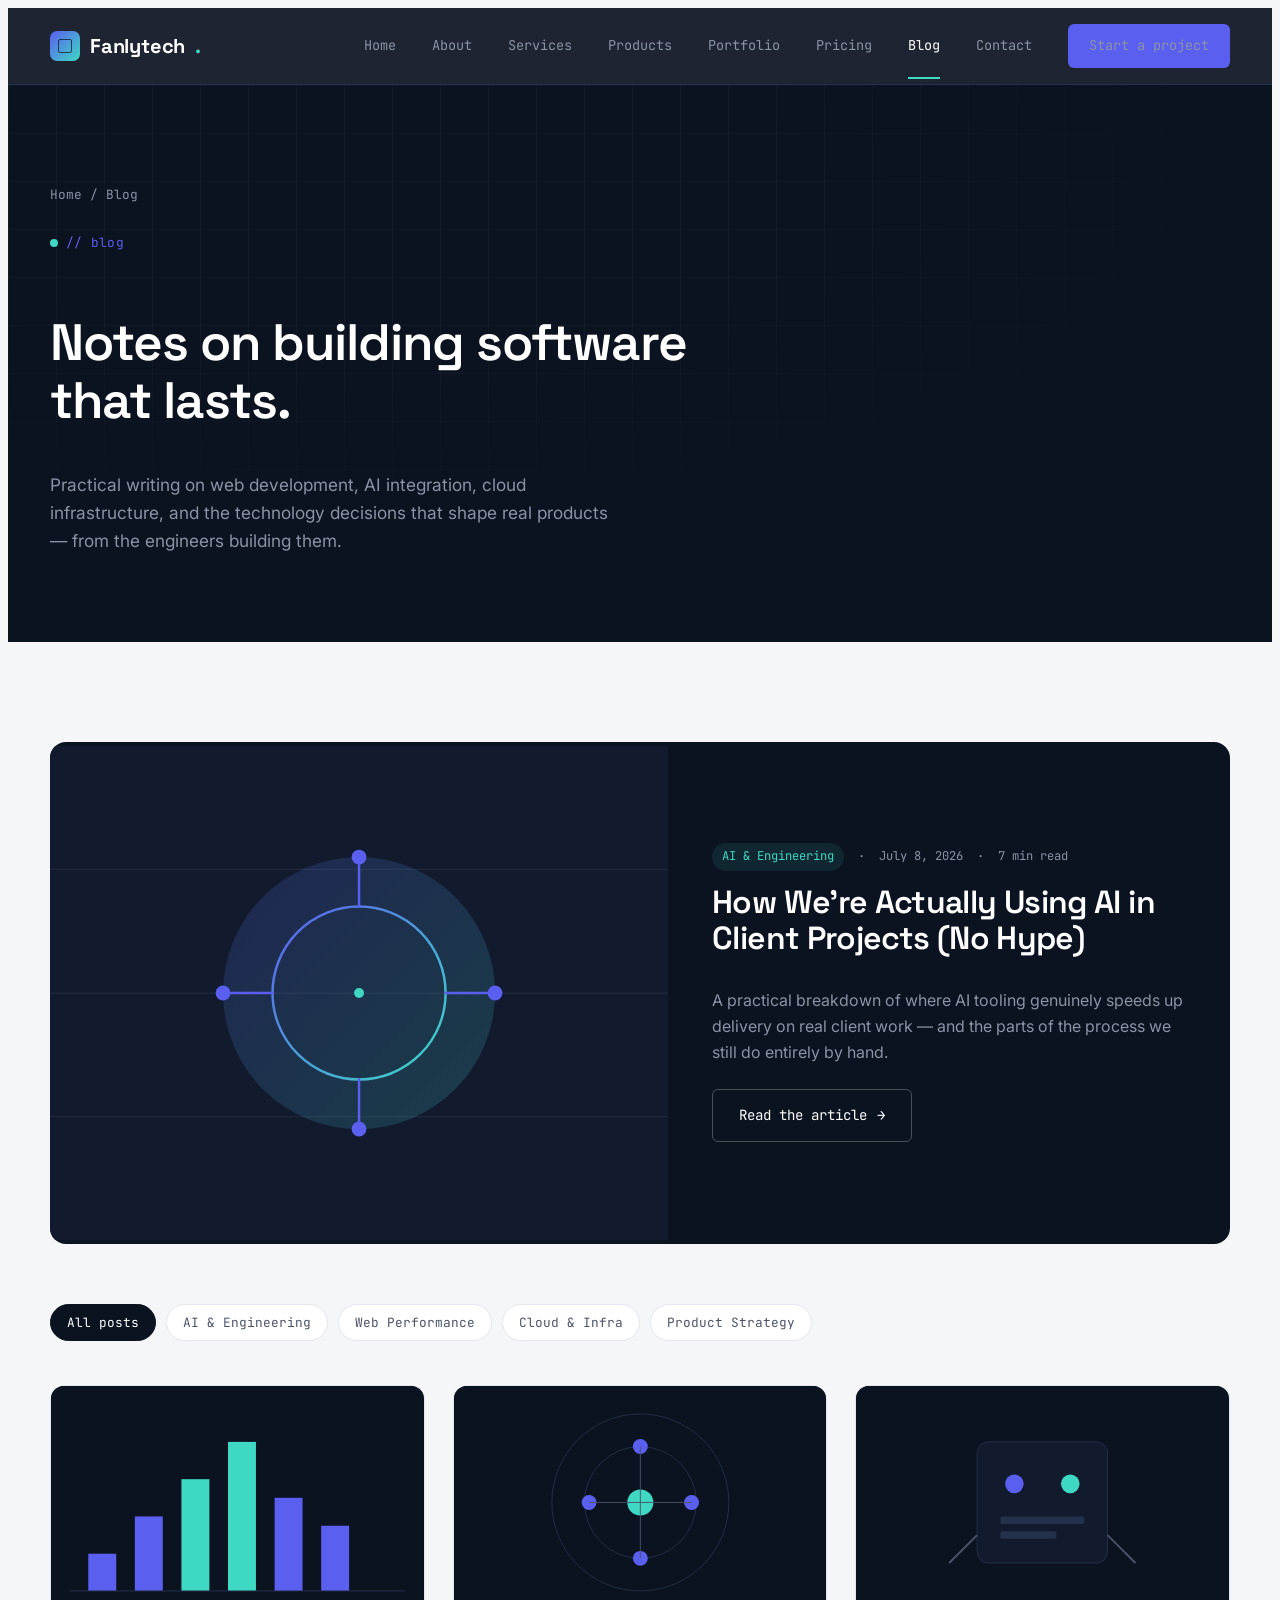
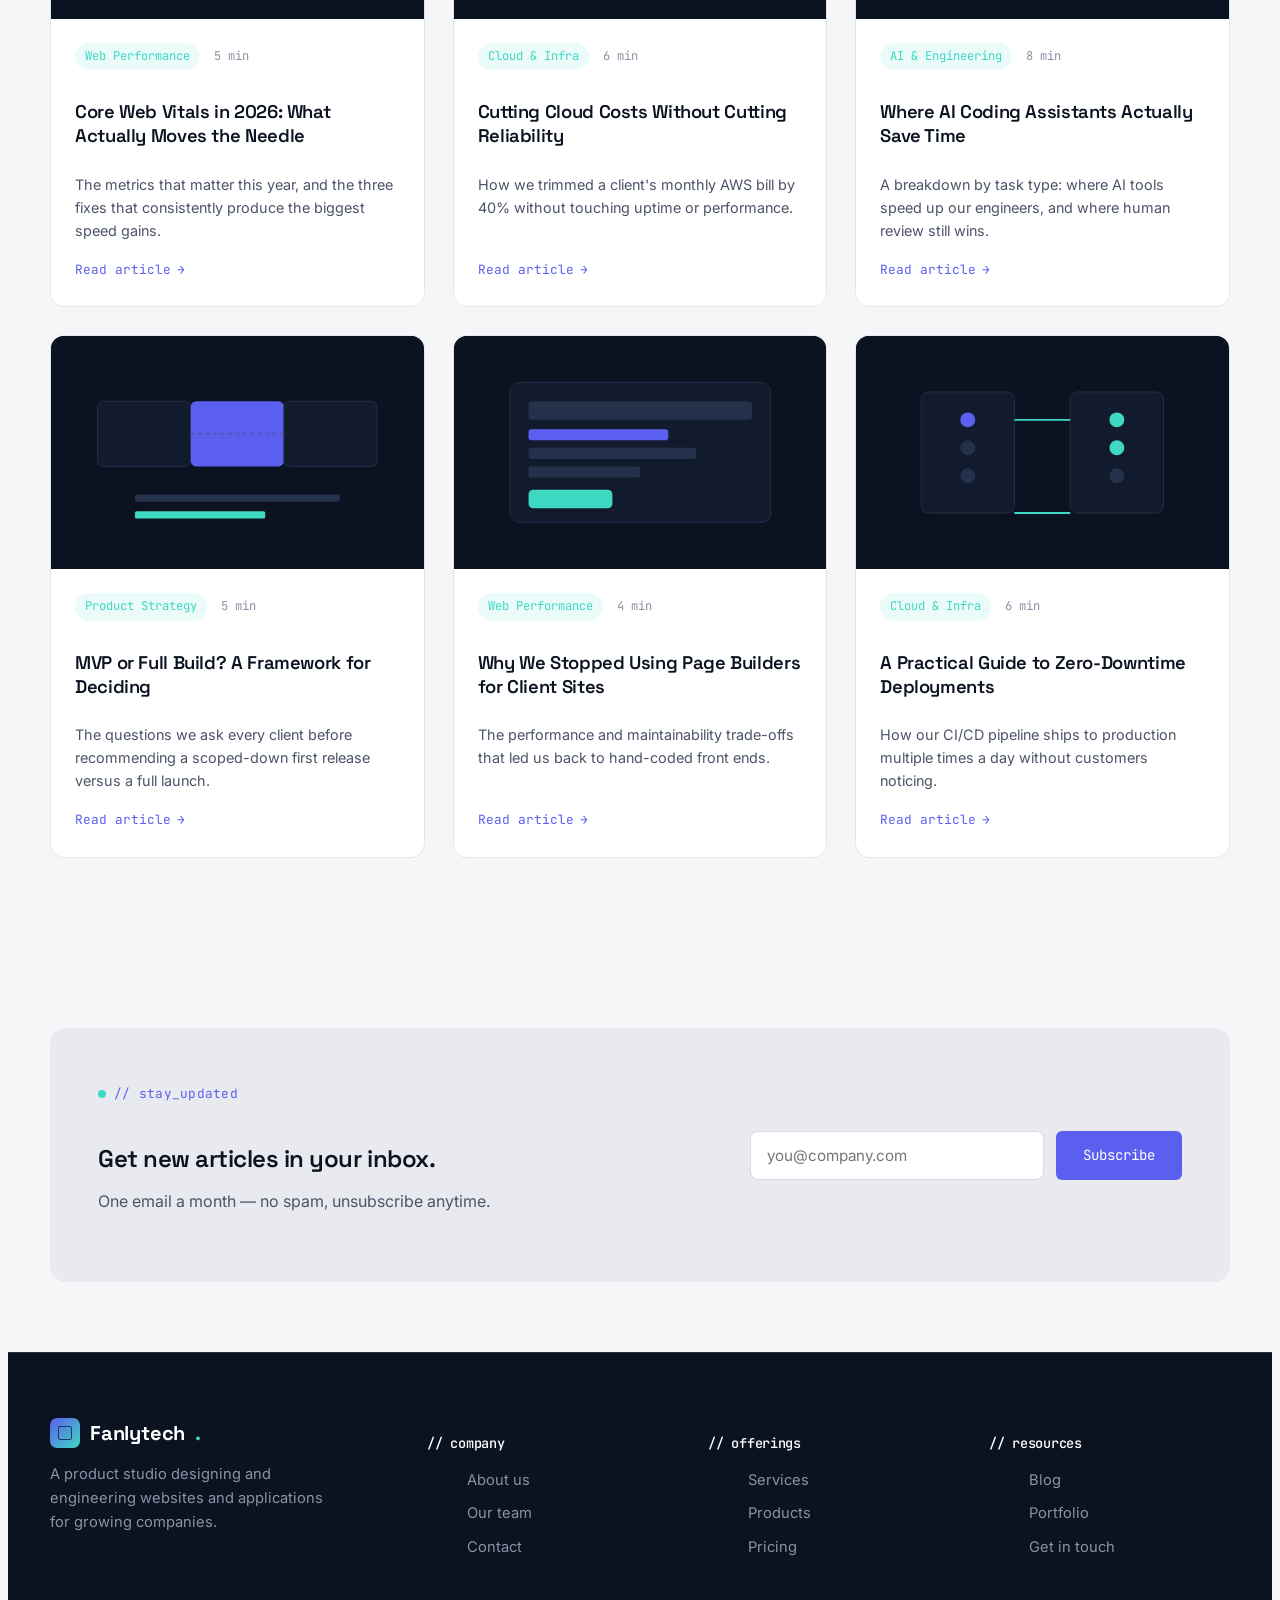
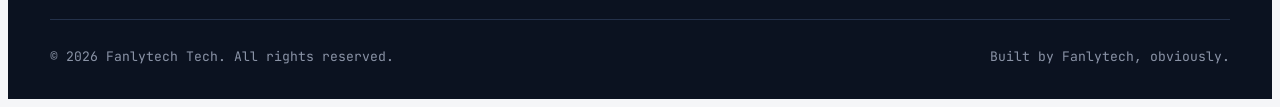
<file: blog.html>
<!DOCTYPE html>
<html lang="en">
<head>
<meta charset="UTF-8">
<meta name="viewport" content="width=device-width, initial-scale=1.0">
<title>Blog — Fanlytech Tech</title>
<meta name="description" content="Insights on web development, AI integration, cloud infrastructure, and product engineering from the Fanlytech Tech team.">
<link rel="preconnect" href="https://fonts.googleapis.com">
<link href="https://fonts.googleapis.com/css2?family=Space+Grotesk:wght@500;600;700&family=Inter:wght@400;500;600;700&family=JetBrains+Mono:wght@400;500&display=swap" rel="stylesheet">
<link rel="stylesheet" href="styles.css">
</head>
<body>

<header class="site-header">
  <div class="wrap">
    <a href="index.html" class="logo"><span class="mark"></span>Fanlytech<span class="co">.</span></a>
    <nav class="main-nav">
      <div class="nav-links">
        <a href="index.html">Home</a>
        <a href="about.html">About</a>
        <a href="services.html">Services</a>
        <a href="products.html">Products</a>
        <a href="portfolio.html">Portfolio</a>
        <a href="pricing.html">Pricing</a>
        <a href="blog.html" class="active">Blog</a>
        <a href="contact.html">Contact</a>
        <a href="contact.html" class="btn btn-primary" style="padding:10px 20px;">Start a project</a>
      </div>
      <button class="nav-toggle" aria-label="Toggle menu" aria-expanded="false">☰</button>
    </nav>
  </div>
</header>

<section class="page-hero">
  <div class="wrap">
    <div class="breadcrumb"><a href="index.html">Home</a> / Blog</div>
    <span class="mono-tag">// blog</span>
    <h1>Notes on building software that lasts.</h1>
    <p class="lead">Practical writing on web development, AI integration, cloud infrastructure, and the technology decisions that shape real products — from the engineers building them.</p>
  </div>
</section>

<section class="section">
  <div class="wrap">

    <!-- FEATURED POST -->
    <a href="blog-post.html" class="featured-post reveal" style="display:grid;">
      <div class="fp-visual">
        <svg viewBox="0 0 500 400" xmlns="http://www.w3.org/2000/svg">
          <defs>
            <linearGradient id="fpg" x1="0" y1="0" x2="1" y2="1">
              <stop offset="0%" stop-color="#5B5FEF"/>
              <stop offset="100%" stop-color="#3ED8C3"/>
            </linearGradient>
          </defs>
          <rect width="500" height="400" fill="#121B2E"/>
          <g stroke="rgba(255,255,255,0.06)"><line x1="0" y1="100" x2="500" y2="100"/><line x1="0" y1="200" x2="500" y2="200"/><line x1="0" y1="300" x2="500" y2="300"/></g>
          <circle cx="250" cy="200" r="110" fill="url(#fpg)" opacity="0.18"/>
          <circle cx="250" cy="200" r="70" fill="none" stroke="url(#fpg)" stroke-width="2"/>
          <circle cx="250" cy="200" r="4" fill="#3ED8C3"/>
          <path d="M250 130 L250 90 M320 200 L360 200 M250 270 L250 310 M180 200 L140 200" stroke="#5B5FEF" stroke-width="2" stroke-linecap="round"/>
          <circle cx="250" cy="90" r="6" fill="#5B5FEF"/><circle cx="360" cy="200" r="6" fill="#5B5FEF"/><circle cx="250" cy="310" r="6" fill="#5B5FEF"/><circle cx="140" cy="200" r="6" fill="#5B5FEF"/>
        </svg>
      </div>
      <div class="fp-body">
        <div class="post-meta">
          <span class="cat">AI &amp; Engineering</span>
          <span>·</span>
          <span>July 8, 2026</span>
          <span>·</span>
          <span>7 min read</span>
        </div>
        <h2>How We're Actually Using AI in Client Projects (No Hype)</h2>
        <p>A practical breakdown of where AI tooling genuinely speeds up delivery on real client work — and the parts of the process we still do entirely by hand.</p>
        <span class="btn btn-ghost-light btn-arrow" style="align-self:flex-start; margin-top:8px;">Read the article</span>
      </div>
    </a>

    <!-- FILTERS -->
    <div class="blog-filter reveal" id="blog-filter">
      <button type="button" class="active" data-filter="all">All posts</button>
      <button type="button" data-filter="ai">AI &amp; Engineering</button>
      <button type="button" data-filter="web">Web Performance</button>
      <button type="button" data-filter="cloud">Cloud &amp; Infra</button>
      <button type="button" data-filter="product">Product Strategy</button>
    </div>

    <!-- POST GRID -->
    <div class="blog-grid" id="blog-grid">

      <a href="blog-post.html" class="post-card reveal" data-category="web">
        <div class="post-visual">
          <svg viewBox="0 0 400 250" xmlns="http://www.w3.org/2000/svg">
            <rect width="400" height="250" fill="#0B1220"/>
            <rect x="40" y="180" width="30" height="40" fill="#5B5FEF"/>
            <rect x="90" y="140" width="30" height="80" fill="#5B5FEF"/>
            <rect x="140" y="100" width="30" height="120" fill="#3ED8C3"/>
            <rect x="190" y="60" width="30" height="160" fill="#3ED8C3"/>
            <rect x="240" y="120" width="30" height="100" fill="#5B5FEF"/>
            <rect x="290" y="150" width="30" height="70" fill="#5B5FEF"/>
            <line x1="20" y1="220" x2="380" y2="220" stroke="#24314A"/>
          </svg>
        </div>
        <div class="post-card-body">
          <div class="post-meta"><span class="cat">Web Performance</span><span>5 min</span></div>
          <h3>Core Web Vitals in 2026: What Actually Moves the Needle</h3>
          <p>The metrics that matter this year, and the three fixes that consistently produce the biggest speed gains.</p>
          <span class="read-more">Read article</span>
        </div>
      </a>

      <a href="blog-post.html" class="post-card reveal" data-category="cloud">
        <div class="post-visual">
          <svg viewBox="0 0 400 250" xmlns="http://www.w3.org/2000/svg">
            <rect width="400" height="250" fill="#0B1220"/>
            <circle cx="200" cy="125" r="60" fill="none" stroke="#24314A"/>
            <circle cx="200" cy="125" r="95" fill="none" stroke="#24314A"/>
            <circle cx="200" cy="125" r="14" fill="#3ED8C3"/>
            <circle cx="200" cy="65" r="8" fill="#5B5FEF"/><circle cx="255" cy="125" r="8" fill="#5B5FEF"/><circle cx="200" cy="185" r="8" fill="#5B5FEF"/><circle cx="145" cy="125" r="8" fill="#5B5FEF"/>
            <line x1="200" y1="125" x2="200" y2="65" stroke="#4B5468"/><line x1="200" y1="125" x2="255" y2="125" stroke="#4B5468"/><line x1="200" y1="125" x2="200" y2="185" stroke="#4B5468"/><line x1="200" y1="125" x2="145" y2="125" stroke="#4B5468"/>
          </svg>
        </div>
        <div class="post-card-body">
          <div class="post-meta"><span class="cat">Cloud &amp; Infra</span><span>6 min</span></div>
          <h3>Cutting Cloud Costs Without Cutting Reliability</h3>
          <p>How we trimmed a client's monthly AWS bill by 40% without touching uptime or performance.</p>
          <span class="read-more">Read article</span>
        </div>
      </a>

      <a href="blog-post.html" class="post-card reveal" data-category="ai">
        <div class="post-visual">
          <svg viewBox="0 0 400 250" xmlns="http://www.w3.org/2000/svg">
            <rect width="400" height="250" fill="#0B1220"/>
            <rect x="130" y="60" width="140" height="130" rx="12" fill="#121B2E" stroke="#24314A"/>
            <circle cx="170" cy="105" r="10" fill="#5B5FEF"/><circle cx="230" cy="105" r="10" fill="#3ED8C3"/>
            <rect x="155" y="140" width="90" height="8" rx="2" fill="#24314A"/>
            <rect x="155" y="156" width="60" height="8" rx="2" fill="#24314A"/>
            <path d="M100 190 L130 160 M300 190 L270 160" stroke="#4B5468" stroke-width="2"/>
          </svg>
        </div>
        <div class="post-card-body">
          <div class="post-meta"><span class="cat">AI &amp; Engineering</span><span>8 min</span></div>
          <h3>Where AI Coding Assistants Actually Save Time</h3>
          <p>A breakdown by task type: where AI tools speed up our engineers, and where human review still wins.</p>
          <span class="read-more">Read article</span>
        </div>
      </a>

      <a href="blog-post.html" class="post-card reveal" data-category="product">
        <div class="post-visual">
          <svg viewBox="0 0 400 250" xmlns="http://www.w3.org/2000/svg">
            <rect width="400" height="250" fill="#0B1220"/>
            <rect x="50" y="70" width="100" height="70" rx="6" fill="#121B2E" stroke="#24314A"/>
            <rect x="150" y="70" width="100" height="70" rx="6" fill="#5B5FEF"/>
            <rect x="250" y="70" width="100" height="70" rx="6" fill="#121B2E" stroke="#24314A"/>
            <path d="M150 105 L250 105" stroke="#4B5468" stroke-dasharray="4 4"/>
            <rect x="90" y="170" width="220" height="8" rx="2" fill="#24314A"/>
            <rect x="90" y="188" width="140" height="8" rx="2" fill="#3ED8C3"/>
          </svg>
        </div>
        <div class="post-card-body">
          <div class="post-meta"><span class="cat">Product Strategy</span><span>5 min</span></div>
          <h3>MVP or Full Build? A Framework for Deciding</h3>
          <p>The questions we ask every client before recommending a scoped-down first release versus a full launch.</p>
          <span class="read-more">Read article</span>
        </div>
      </a>

      <a href="blog-post.html" class="post-card reveal" data-category="web">
        <div class="post-visual">
          <svg viewBox="0 0 400 250" xmlns="http://www.w3.org/2000/svg">
            <rect width="400" height="250" fill="#0B1220"/>
            <rect x="60" y="50" width="280" height="150" rx="10" fill="#121B2E" stroke="#24314A"/>
            <rect x="80" y="70" width="240" height="20" rx="4" fill="#24314A"/>
            <rect x="80" y="100" width="150" height="12" rx="3" fill="#5B5FEF"/>
            <rect x="80" y="120" width="180" height="12" rx="3" fill="#24314A"/>
            <rect x="80" y="140" width="120" height="12" rx="3" fill="#24314A"/>
            <rect x="80" y="165" width="90" height="20" rx="5" fill="#3ED8C3"/>
          </svg>
        </div>
        <div class="post-card-body">
          <div class="post-meta"><span class="cat">Web Performance</span><span>4 min</span></div>
          <h3>Why We Stopped Using Page Builders for Client Sites</h3>
          <p>The performance and maintainability trade-offs that led us back to hand-coded front ends.</p>
          <span class="read-more">Read article</span>
        </div>
      </a>

      <a href="blog-post.html" class="post-card reveal" data-category="cloud">
        <div class="post-visual">
          <svg viewBox="0 0 400 250" xmlns="http://www.w3.org/2000/svg">
            <rect width="400" height="250" fill="#0B1220"/>
            <rect x="70" y="60" width="100" height="130" rx="8" fill="#121B2E" stroke="#24314A"/>
            <rect x="230" y="60" width="100" height="130" rx="8" fill="#121B2E" stroke="#24314A"/>
            <path d="M170 90 L230 90 M170 190 L230 190" stroke="#3ED8C3" stroke-width="2"/>
            <circle cx="120" cy="90" r="8" fill="#5B5FEF"/><circle cx="120" cy="120" r="8" fill="#24314A"/><circle cx="120" cy="150" r="8" fill="#24314A"/>
            <circle cx="280" cy="90" r="8" fill="#3ED8C3"/><circle cx="280" cy="120" r="8" fill="#3ED8C3"/><circle cx="280" cy="150" r="8" fill="#24314A"/>
          </svg>
        </div>
        <div class="post-card-body">
          <div class="post-meta"><span class="cat">Cloud &amp; Infra</span><span>6 min</span></div>
          <h3>A Practical Guide to Zero-Downtime Deployments</h3>
          <p>How our CI/CD pipeline ships to production multiple times a day without customers noticing.</p>
          <span class="read-more">Read article</span>
        </div>
      </a>

    </div>

    <p id="blog-empty" style="display:none; text-align:center; color:var(--slate); font-family:var(--font-mono); font-size:0.9rem; padding:40px 0;">No posts in this category yet — check back soon.</p>
  </div>
</section>

<!-- NEWSLETTER -->
<section class="section section--tight">
  <div class="wrap">
    <div class="newsletter-band reveal">
      <div>
        <span class="mono-tag">// stay_updated</span>
        <h3>Get new articles in your inbox.</h3>
        <p style="max-width:420px;">One email a month — no spam, unsubscribe anytime.</p>
      </div>
      <form class="newsletter-form" id="newsletter-form">
        <input type="email" placeholder="you@company.com" required aria-label="Email address">
        <button type="submit" class="btn btn-primary">Subscribe</button>
      </form>
    </div>
  </div>
</section>

<footer>
  <div class="wrap">
    <div class="footer-grid">
      <div class="footer-brand">
        <a href="index.html" class="logo"><span class="mark"></span>Fanlytech<span class="co">.</span></a>
        <p>A product studio designing and engineering websites and applications for growing companies.</p>
      </div>
      <div>
        <h4>// company</h4>
        <ul>
          <li><a href="about.html">About us</a></li>
          <li><a href="about.html#team">Our team</a></li>
          <li><a href="contact.html">Contact</a></li>
        </ul>
      </div>
      <div>
        <h4>// offerings</h4>
        <ul>
          <li><a href="services.html">Services</a></li>
          <li><a href="products.html">Products</a></li>
          <li><a href="pricing.html">Pricing</a></li>
        </ul>
      </div>
      <div>
        <h4>// resources</h4>
        <ul>
          <li><a href="blog.html">Blog</a></li>
          <li><a href="portfolio.html">Portfolio</a></li>
          <li><a href="contact.html">Get in touch</a></li>
        </ul>
      </div>
    </div>
    <div class="footer-bottom">
      <span>© 2026 Fanlytech Tech. All rights reserved.</span>
      <span>Built by Fanlytech, obviously.</span>
    </div>
  </div>
</footer>

<script src="script.js"></script>
</body>
</html>
</file>
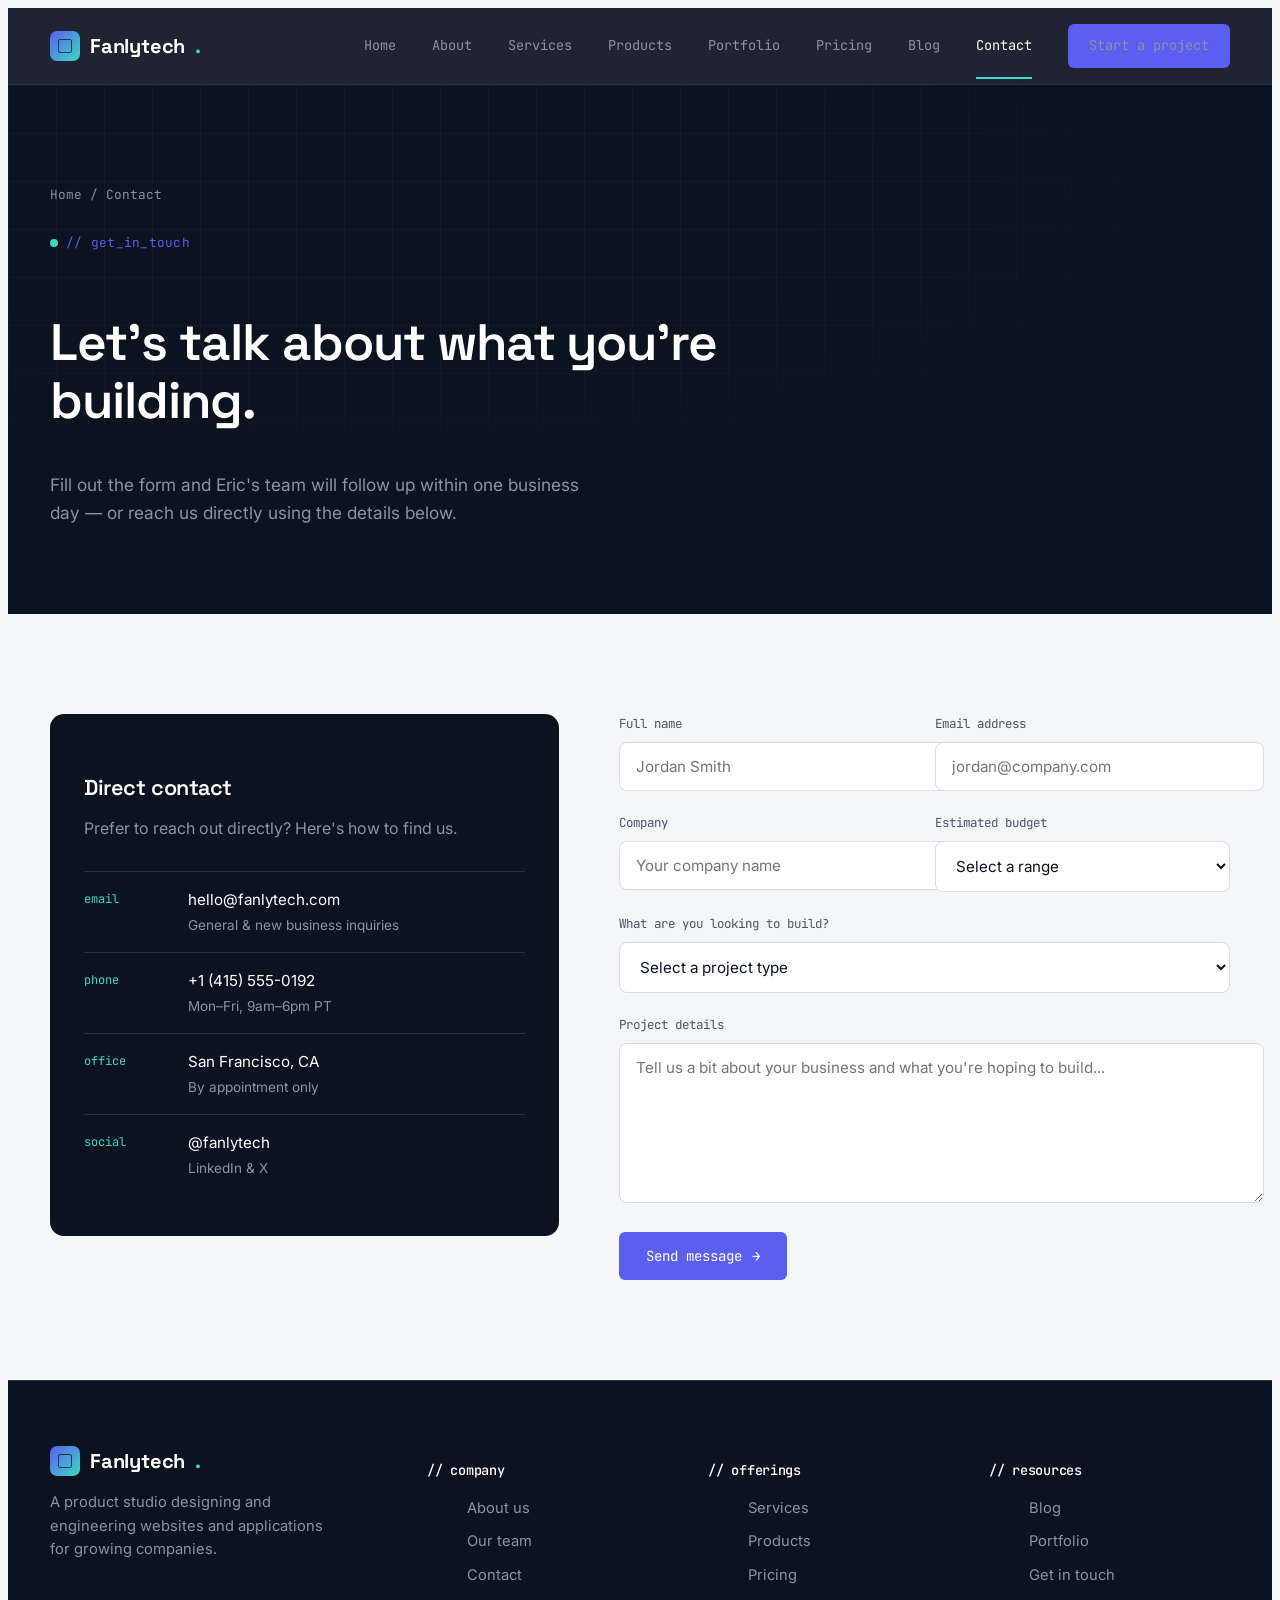
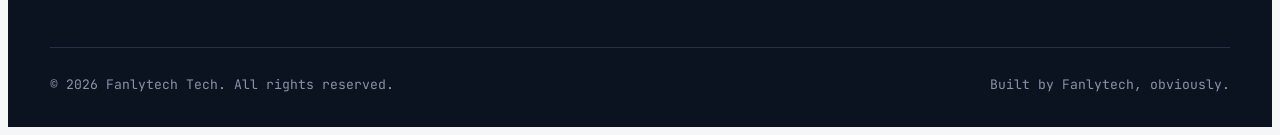
<file: contact.html>
<!DOCTYPE html>
<html lang="en">
<head>
<meta charset="UTF-8">
<meta name="viewport" content="width=device-width, initial-scale=1.0">
<title>Contact — Fanlytech Tech</title>
<meta name="description" content="Get in touch with Fanlytech Tech to start your website or application project.">
<link rel="preconnect" href="https://fonts.googleapis.com">
<link href="https://fonts.googleapis.com/css2?family=Space+Grotesk:wght@500;600;700&family=Inter:wght@400;500;600;700&family=JetBrains+Mono:wght@400;500&display=swap" rel="stylesheet">
<link rel="stylesheet" href="styles.css">
</head>
<body>

<header class="site-header">
  <div class="wrap">
    <a href="index.html" class="logo"><span class="mark"></span>Fanlytech<span class="co">.</span></a>
    <nav class="main-nav">
      <div class="nav-links">
        <a href="index.html">Home</a>
        <a href="about.html">About</a>
        <a href="services.html">Services</a>
        <a href="products.html">Products</a>
        <a href="portfolio.html">Portfolio</a>
        <a href="pricing.html">Pricing</a>
        <a href="blog.html">Blog</a>
        <a href="contact.html" class="active">Contact</a>
        <a href="contact.html" class="btn btn-primary" style="padding:10px 20px;">Start a project</a>
      </div>
      <button class="nav-toggle" aria-label="Toggle menu" aria-expanded="false">☰</button>
    </nav>
  </div>
</header>

<section class="page-hero">
  <div class="wrap">
    <div class="breadcrumb"><a href="index.html">Home</a> / Contact</div>
    <span class="mono-tag">// get_in_touch</span>
    <h1>Let's talk about what you're building.</h1>
    <p class="lead">Fill out the form and Eric's team will follow up within one business day — or reach us directly using the details below.</p>
  </div>
</section>

<section class="section">
  <div class="wrap contact-grid">

    <div class="reveal">
      <div class="contact-info-card">
        <h3>Direct contact</h3>
        <p>Prefer to reach out directly? Here's how to find us.</p>

        <div class="contact-row">
          <span class="k">email</span>
          <span class="v">hello@fanlytech.com<span>General &amp; new business inquiries</span></span>
        </div>
        <div class="contact-row">
          <span class="k">phone</span>
          <span class="v">+1 (415) 555-0192<span>Mon–Fri, 9am–6pm PT</span></span>
        </div>
        <div class="contact-row">
          <span class="k">office</span>
          <span class="v">San Francisco, CA<span>By appointment only</span></span>
        </div>
        <div class="contact-row">
          <span class="k">social</span>
          <span class="v">@fanlytech<span>LinkedIn &amp; X</span></span>
        </div>
      </div>
    </div>

    <div class="reveal">
      <form id="contact-form" novalidate>
        <div class="form-row">
          <div class="form-group">
            <label for="name">Full name</label>
            <input type="text" id="name" name="name" placeholder="Jordan Smith" required>
          </div>
          <div class="form-group">
            <label for="email">Email address</label>
            <input type="email" id="email" name="email" placeholder="jordan@company.com" required>
          </div>
        </div>

        <div class="form-row">
          <div class="form-group">
            <label for="company">Company</label>
            <input type="text" id="company" name="company" placeholder="Your company name">
          </div>
          <div class="form-group">
            <label for="budget">Estimated budget</label>
            <select id="budget" name="budget">
              <option value="">Select a range</option>
              <option value="under-10k">Under $10,000</option>
              <option value="10-25k">$10,000 – $25,000</option>
              <option value="25-50k">$25,000 – $50,000</option>
              <option value="50k-plus">$50,000+</option>
            </select>
          </div>
        </div>

        <div class="form-group">
          <label for="project-type">What are you looking to build?</label>
          <select id="project-type" name="project-type">
            <option value="">Select a project type</option>
            <option value="website">Website</option>
            <option value="application">Custom application</option>
            <option value="ecommerce">E-commerce store</option>
            <option value="infra">Cloud / infrastructure</option>
            <option value="other">Something else</option>
          </select>
        </div>

        <div class="form-group">
          <label for="message">Project details</label>
          <textarea id="message" name="message" placeholder="Tell us a bit about your business and what you're hoping to build..." required></textarea>
        </div>

        <button type="submit" class="btn btn-primary btn-arrow">Send message</button>
        <p class="form-status" id="form-status" role="status"></p>
      </form>
    </div>

  </div>
</section>

<footer>
  <div class="wrap">
    <div class="footer-grid">
      <div class="footer-brand">
        <a href="index.html" class="logo"><span class="mark"></span>Fanlytech<span class="co">.</span></a>
        <p>A product studio designing and engineering websites and applications for growing companies.</p>
      </div>
      <div>
        <h4>// company</h4>
        <ul>
          <li><a href="about.html">About us</a></li>
          <li><a href="about.html#team">Our team</a></li>
          <li><a href="contact.html">Contact</a></li>
        </ul>
      </div>
      <div>
        <h4>// offerings</h4>
        <ul>
          <li><a href="services.html">Services</a></li>
          <li><a href="products.html">Products</a></li>
          <li><a href="pricing.html">Pricing</a></li>
        </ul>
      </div>
      <div>
        <h4>// resources</h4>
        <ul>
          <li><a href="blog.html">Blog</a></li>
          <li><a href="portfolio.html">Portfolio</a></li>
          <li><a href="contact.html">Get in touch</a></li>
        </ul>
      </div>
    </div>
    <div class="footer-bottom">
      <span>© 2026 Fanlytech Tech. All rights reserved.</span>
      <span>Built by Fanlytech, obviously.</span>
    </div>
  </div>
</footer>

<script src="script.js"></script>
</body>
</html>
</file>
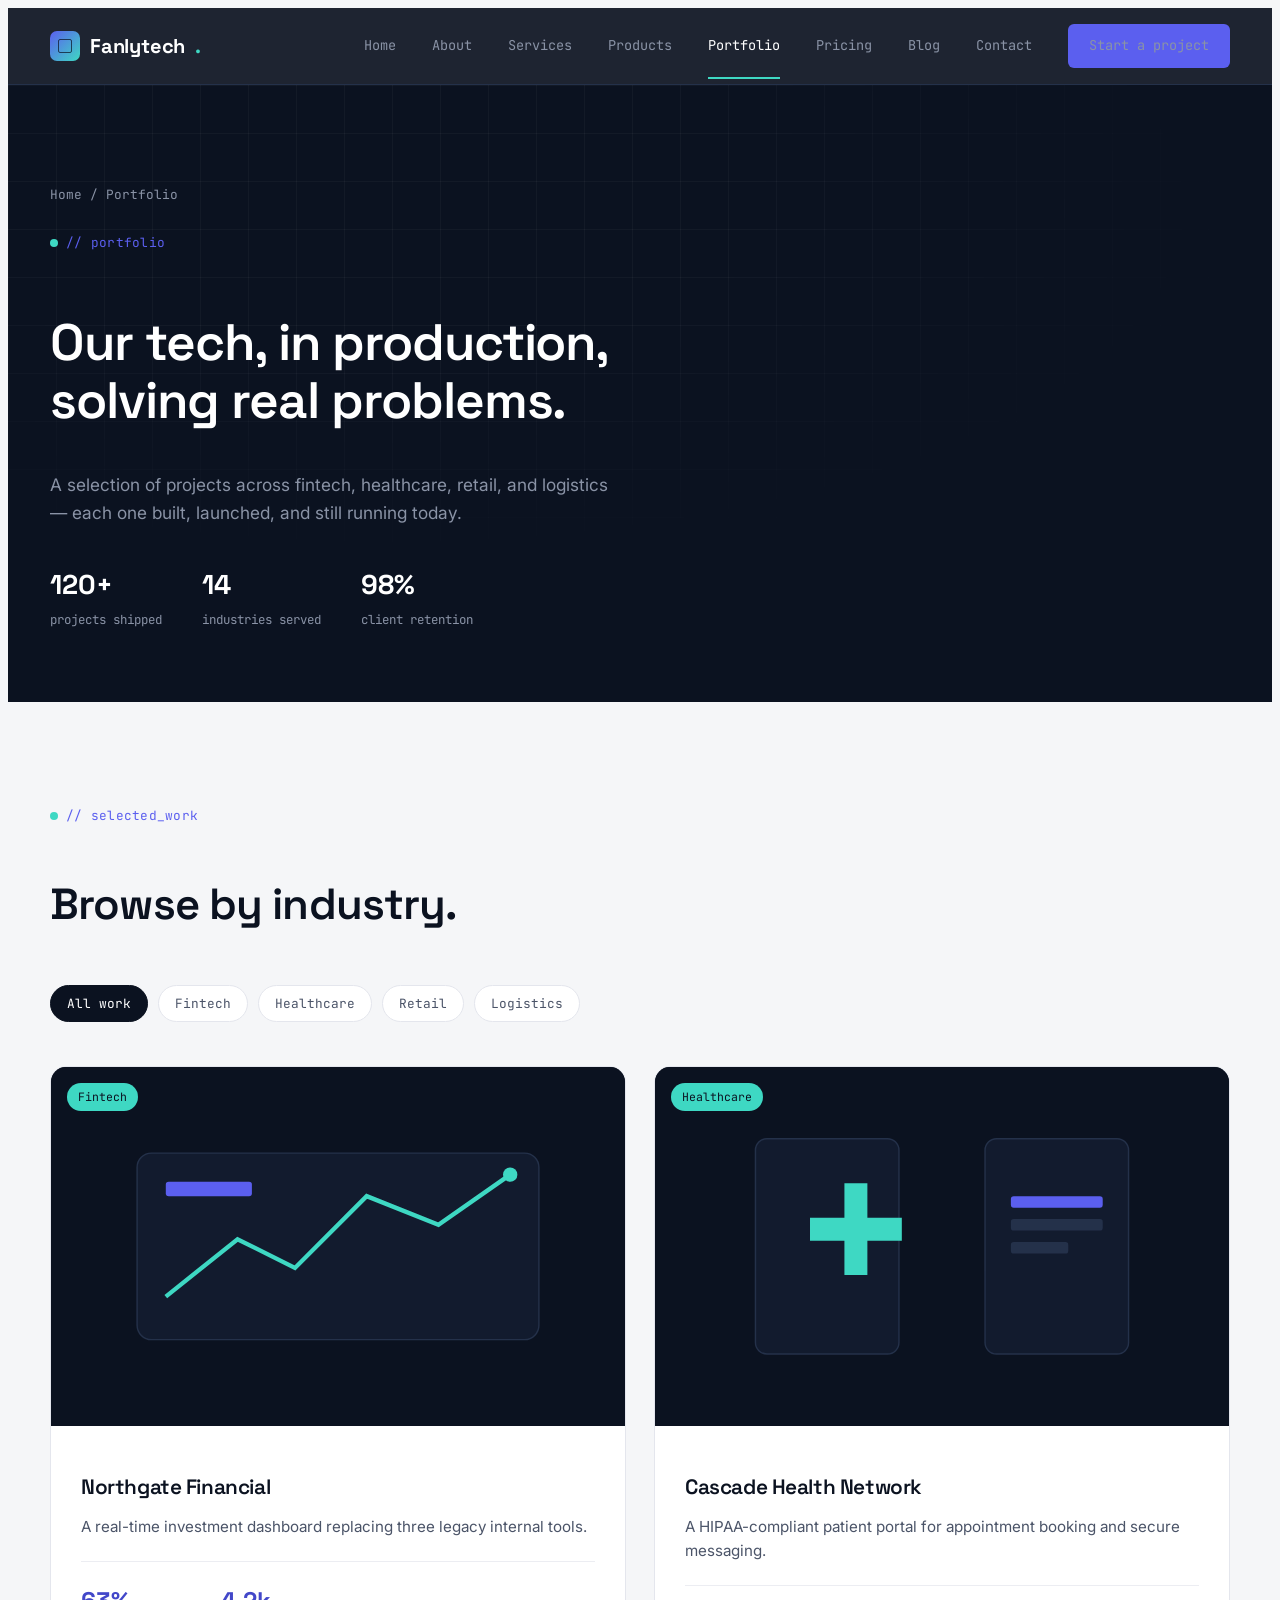
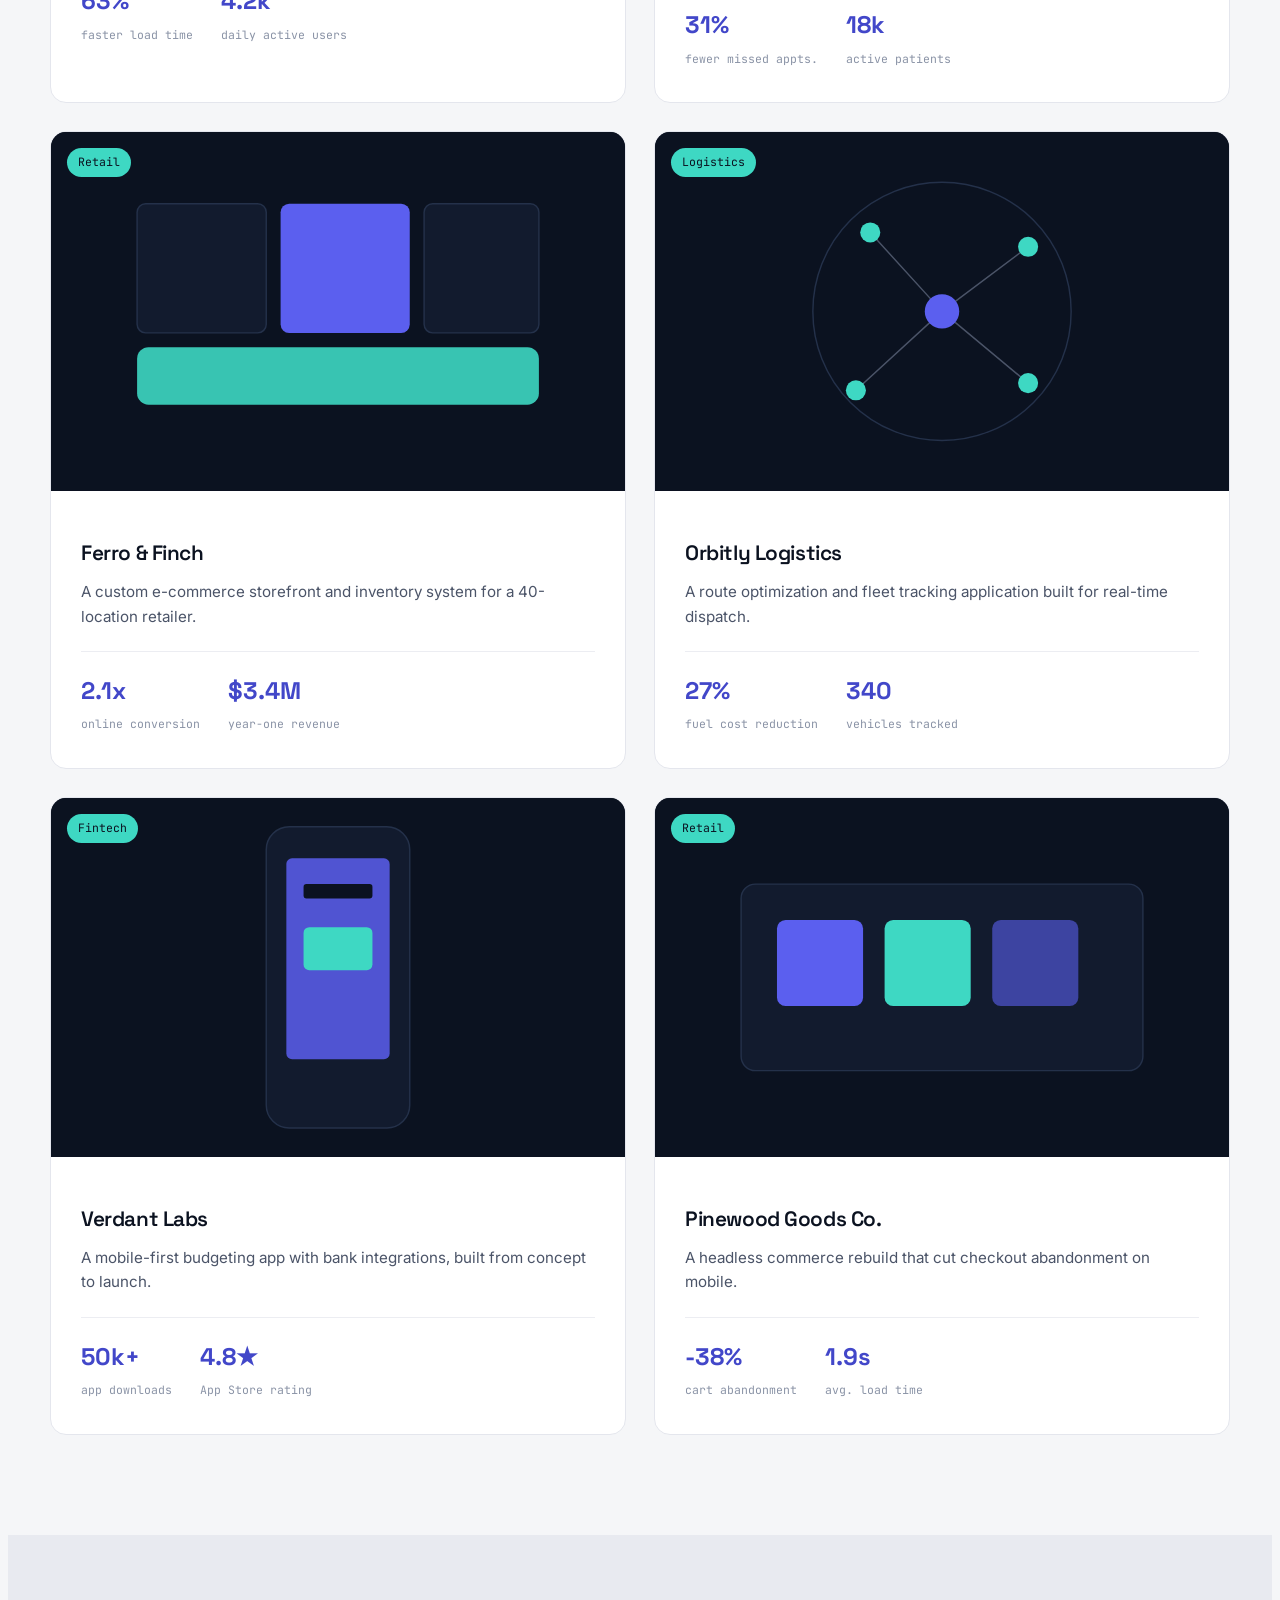
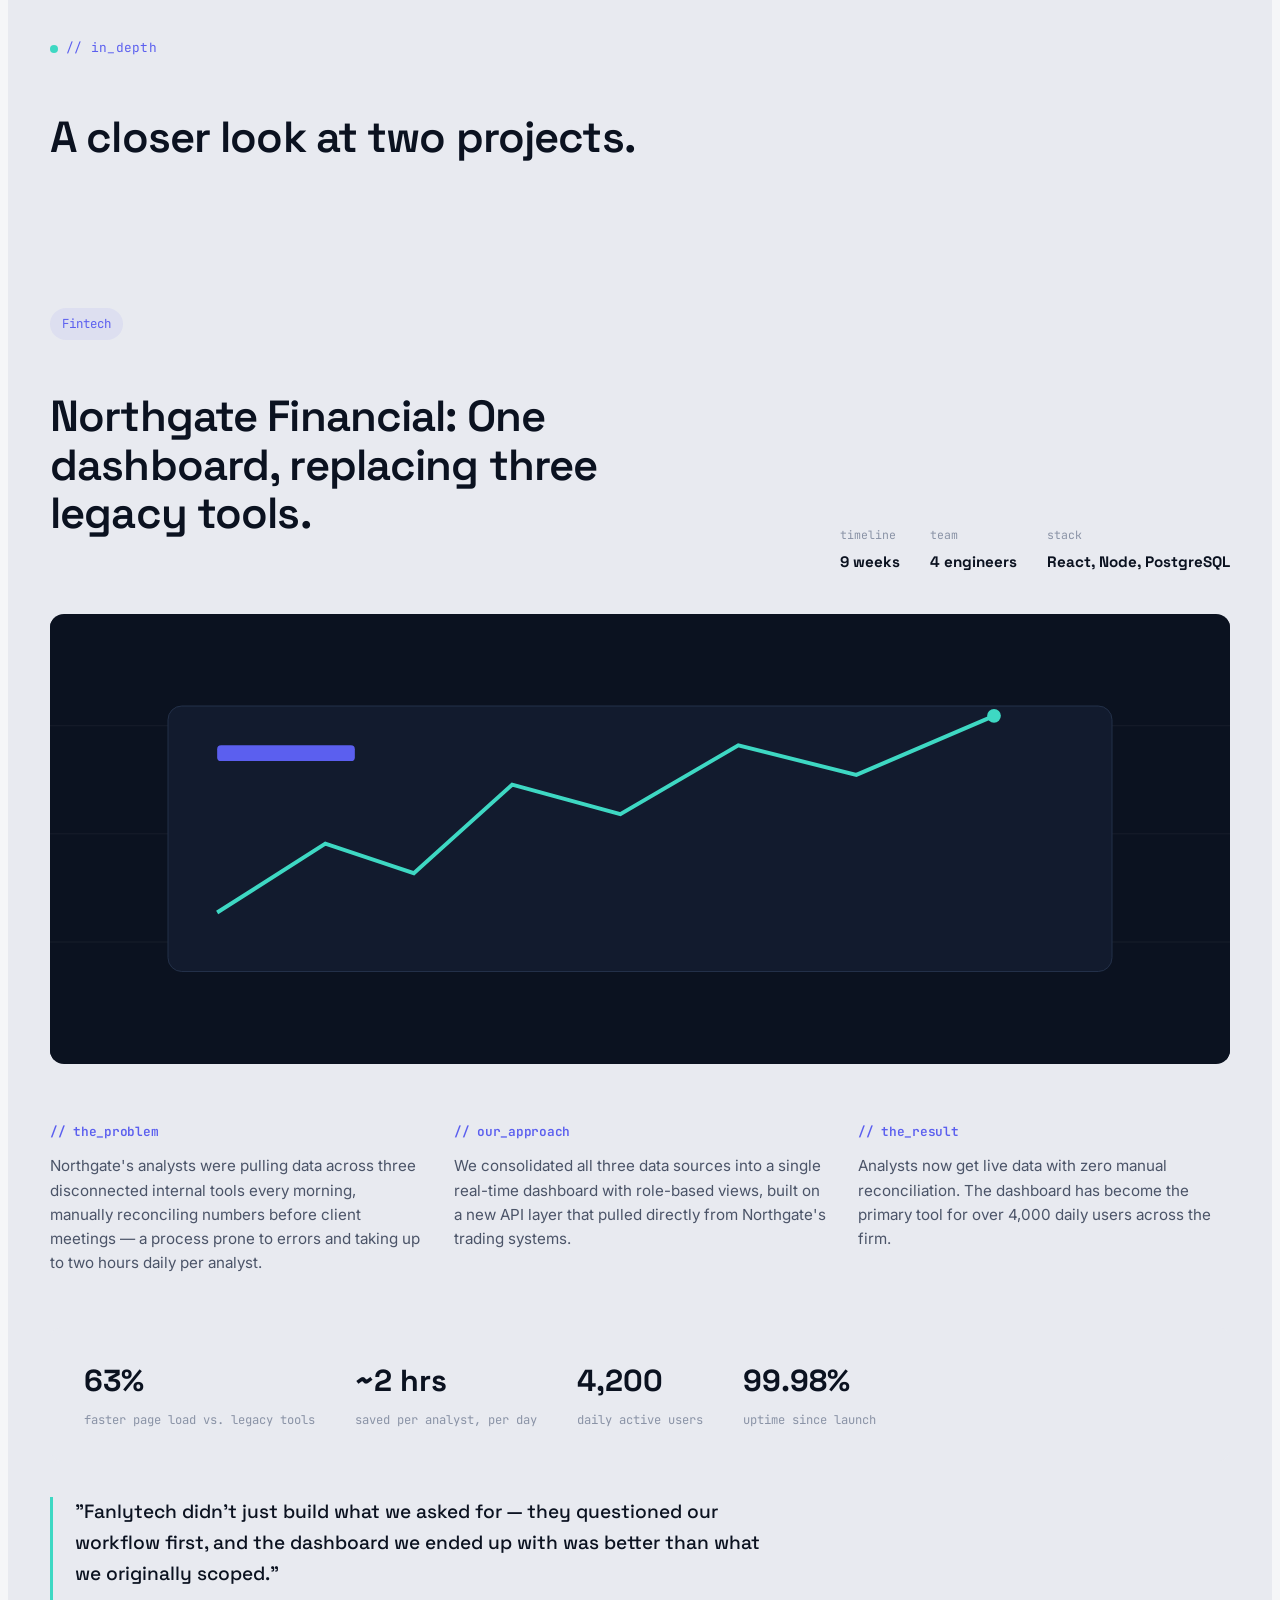
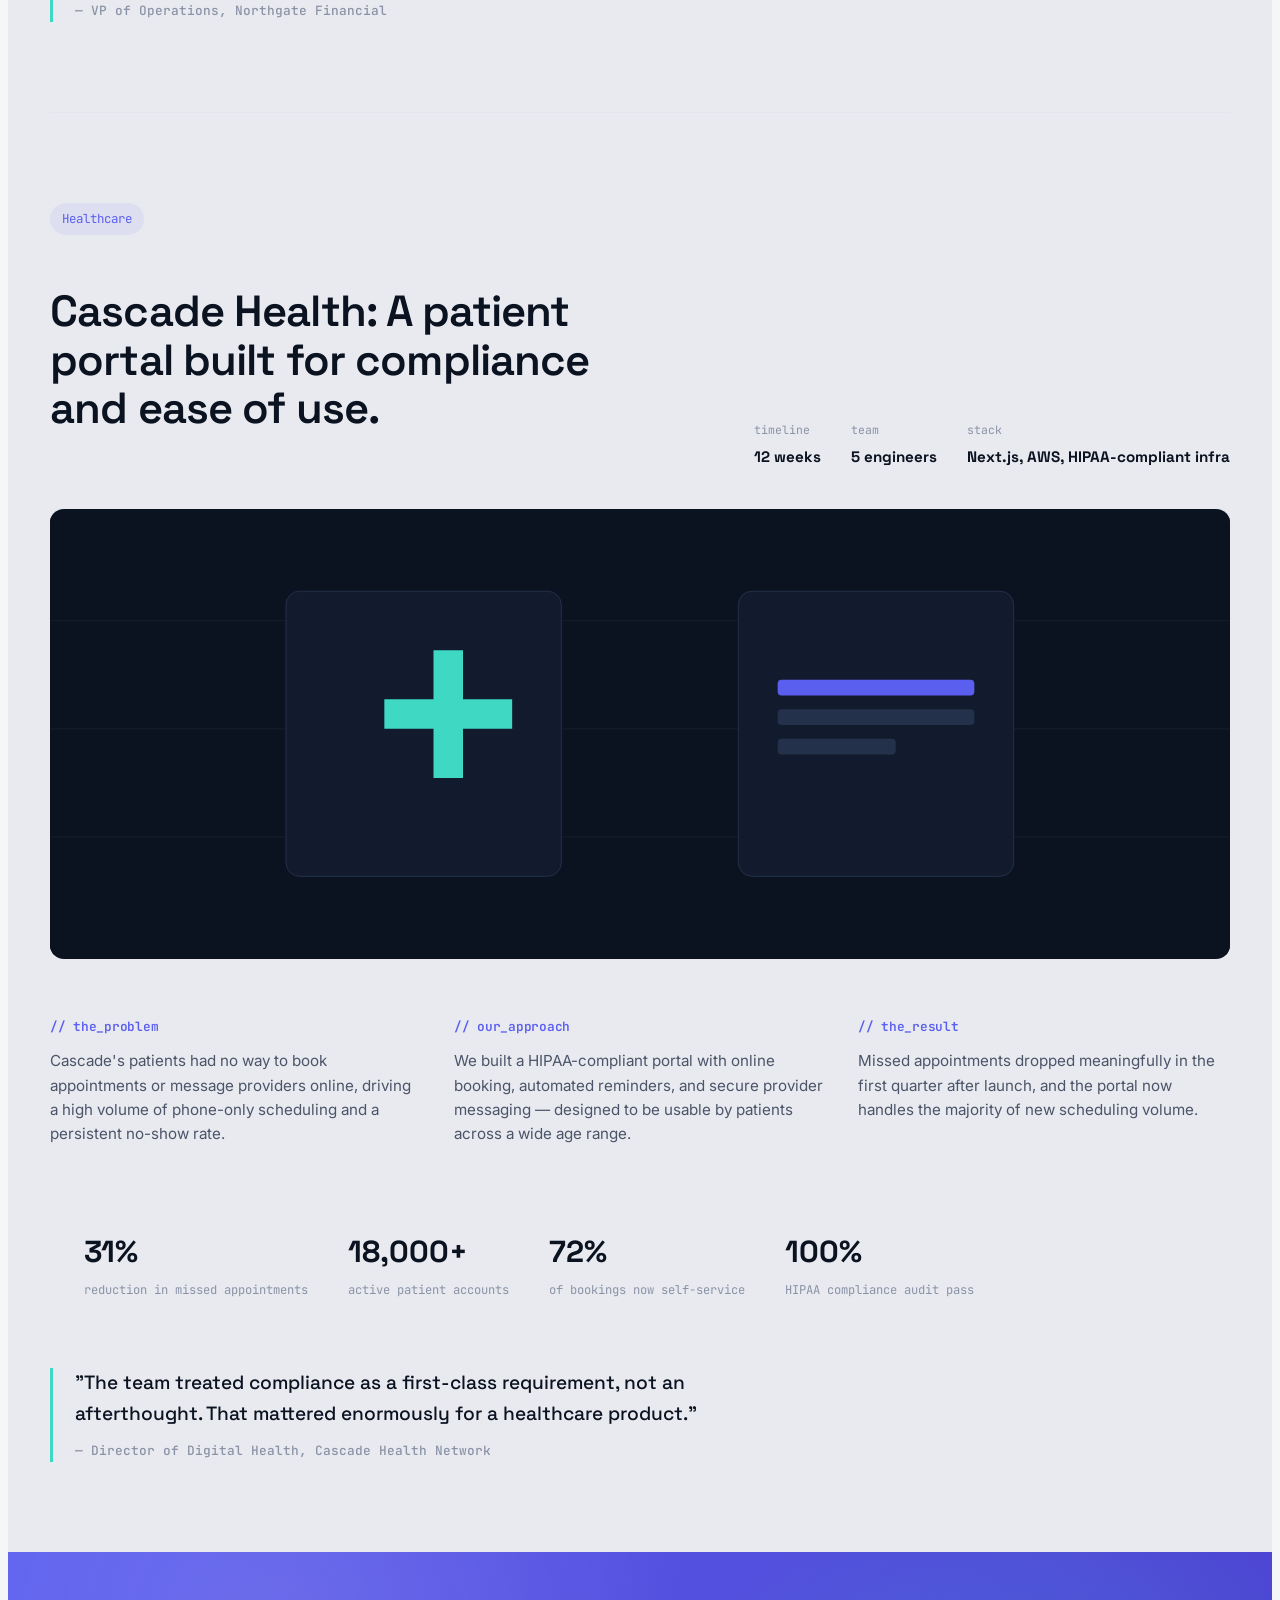
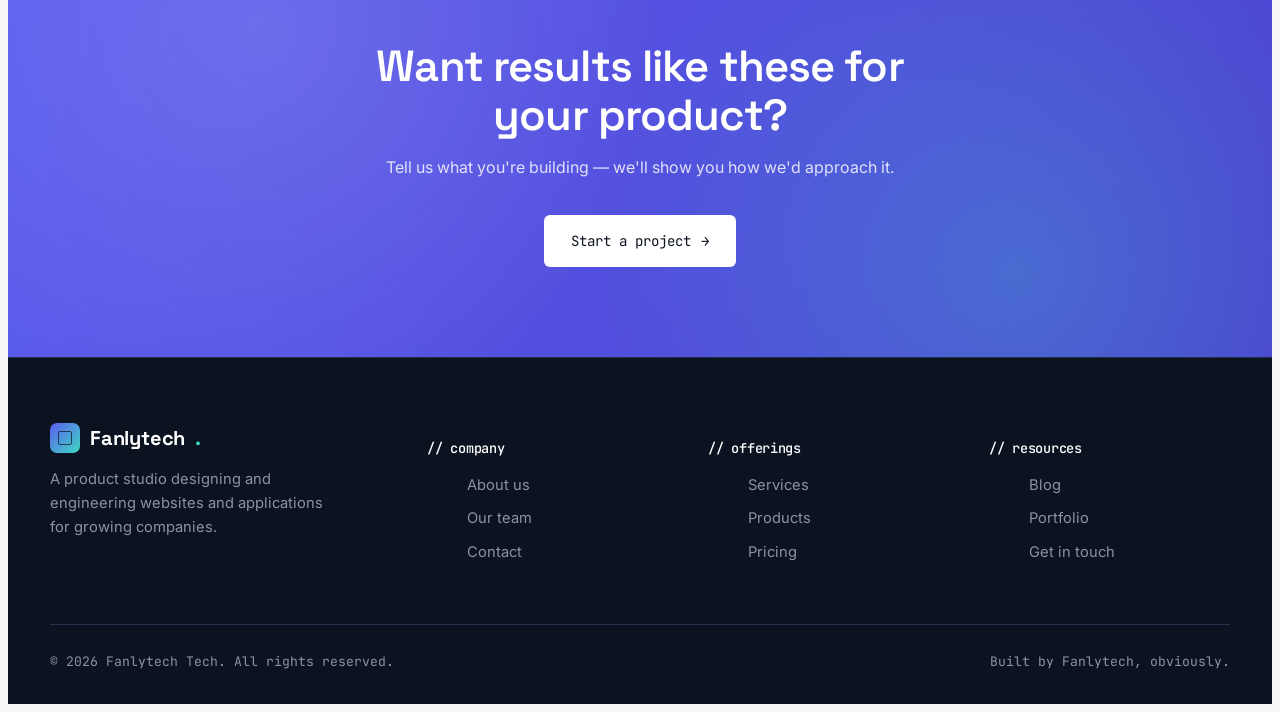
<file: portfolio.html>
<!DOCTYPE html>
<html lang="en">
<head>
<meta charset="UTF-8">
<meta name="viewport" content="width=device-width, initial-scale=1.0">
<title>Portfolio &amp; Case Studies — Fanlytech Tech</title>
<meta name="description" content="See Fanlytech Tech's work in action — case studies from fintech, healthcare, retail, and logistics clients, with real results.">
<link rel="preconnect" href="https://fonts.googleapis.com">
<link href="https://fonts.googleapis.com/css2?family=Space+Grotesk:wght@500;600;700&family=Inter:wght@400;500;600;700&family=JetBrains+Mono:wght@400;500&display=swap" rel="stylesheet">
<link rel="stylesheet" href="styles.css">
</head>
<body>

<header class="site-header">
  <div class="wrap">
    <a href="index.html" class="logo"><span class="mark"></span>Fanlytech<span class="co">.</span></a>
    <nav class="main-nav">
      <div class="nav-links">
        <a href="index.html">Home</a>
        <a href="about.html">About</a>
        <a href="services.html">Services</a>
        <a href="products.html">Products</a>
        <a href="portfolio.html" class="active">Portfolio</a>
        <a href="pricing.html">Pricing</a>
        <a href="blog.html">Blog</a>
        <a href="contact.html">Contact</a>
        <a href="contact.html" class="btn btn-primary" style="padding:10px 20px;">Start a project</a>
      </div>
      <button class="nav-toggle" aria-label="Toggle menu" aria-expanded="false">☰</button>
    </nav>
  </div>
</header>

<section class="page-hero">
  <div class="wrap">
    <div class="breadcrumb"><a href="index.html">Home</a> / Portfolio</div>
    <span class="mono-tag">// portfolio</span>
    <h1>Our tech, in production, solving real problems.</h1>
    <p class="lead">A selection of projects across fintech, healthcare, retail, and logistics — each one built, launched, and still running today.</p>
    <div class="hero-stats" style="margin-top:36px;">
      <div><strong data-count="120" data-suffix="+">0</strong><span>projects shipped</span></div>
      <div><strong data-count="14" data-suffix="">0</strong><span>industries served</span></div>
      <div><strong data-count="98" data-suffix="%">0</strong><span>client retention</span></div>
    </div>
  </div>
</section>

<!-- CASE GRID -->
<section class="section">
  <div class="wrap">
    <div class="section-head reveal">
      <span class="mono-tag">// selected_work</span>
      <h2>Browse by industry.</h2>
    </div>

    <div class="portfolio-filter reveal" id="portfolio-filter">
      <button type="button" class="active" data-filter="all">All work</button>
      <button type="button" data-filter="fintech">Fintech</button>
      <button type="button" data-filter="healthcare">Healthcare</button>
      <button type="button" data-filter="retail">Retail</button>
      <button type="button" data-filter="logistics">Logistics</button>
    </div>

    <div class="case-grid" id="case-grid">

      <a href="#northgate" class="case-card reveal" data-category="fintech">
        <div class="case-visual">
          <span class="case-industry">Fintech</span>
          <svg viewBox="0 0 400 250" xmlns="http://www.w3.org/2000/svg">
            <rect width="400" height="250" fill="#0B1220"/>
            <rect x="60" y="60" width="280" height="130" rx="10" fill="#121B2E" stroke="#24314A"/>
            <path d="M80 160 L130 120 L170 140 L220 90 L270 110 L320 75" fill="none" stroke="#3ED8C3" stroke-width="3"/>
            <circle cx="320" cy="75" r="5" fill="#3ED8C3"/>
            <rect x="80" y="80" width="60" height="10" rx="2" fill="#5B5FEF"/>
          </svg>
        </div>
        <div class="case-body">
          <h3>Northgate Financial</h3>
          <p>A real-time investment dashboard replacing three legacy internal tools.</p>
          <div class="case-stats">
            <div><strong>63%</strong><span>faster load time</span></div>
            <div><strong>4.2k</strong><span>daily active users</span></div>
          </div>
        </div>
      </a>

      <a href="#cascade" class="case-card reveal" data-category="healthcare">
        <div class="case-visual">
          <span class="case-industry">Healthcare</span>
          <svg viewBox="0 0 400 250" xmlns="http://www.w3.org/2000/svg">
            <rect width="400" height="250" fill="#0B1220"/>
            <rect x="70" y="50" width="100" height="150" rx="8" fill="#121B2E" stroke="#24314A"/>
            <rect x="230" y="50" width="100" height="150" rx="8" fill="#121B2E" stroke="#24314A"/>
            <path d="M108 105 h24 v-24 h16 v24 h24 v16 h-24 v24 h-16 v-24 h-24 z" fill="#3ED8C3"/>
            <rect x="248" y="90" width="64" height="8" rx="2" fill="#5B5FEF"/>
            <rect x="248" y="106" width="64" height="8" rx="2" fill="#24314A"/>
            <rect x="248" y="122" width="40" height="8" rx="2" fill="#24314A"/>
          </svg>
        </div>
        <div class="case-body">
          <h3>Cascade Health Network</h3>
          <p>A HIPAA-compliant patient portal for appointment booking and secure messaging.</p>
          <div class="case-stats">
            <div><strong>31%</strong><span>fewer missed appts.</span></div>
            <div><strong>18k</strong><span>active patients</span></div>
          </div>
        </div>
      </a>

      <a href="#ferro" class="case-card reveal" data-category="retail">
        <div class="case-visual">
          <span class="case-industry">Retail</span>
          <svg viewBox="0 0 400 250" xmlns="http://www.w3.org/2000/svg">
            <rect width="400" height="250" fill="#0B1220"/>
            <rect x="60" y="50" width="90" height="90" rx="6" fill="#121B2E" stroke="#24314A"/>
            <rect x="160" y="50" width="90" height="90" rx="6" fill="#5B5FEF"/>
            <rect x="260" y="50" width="80" height="90" rx="6" fill="#121B2E" stroke="#24314A"/>
            <rect x="60" y="150" width="280" height="40" rx="8" fill="#3ED8C3" opacity="0.9"/>
          </svg>
        </div>
        <div class="case-body">
          <h3>Ferro &amp; Finch</h3>
          <p>A custom e-commerce storefront and inventory system for a 40-location retailer.</p>
          <div class="case-stats">
            <div><strong>2.1x</strong><span>online conversion</span></div>
            <div><strong>$3.4M</strong><span>year-one revenue</span></div>
          </div>
        </div>
      </a>

      <a href="#orbitly" class="case-card reveal" data-category="logistics">
        <div class="case-visual">
          <span class="case-industry">Logistics</span>
          <svg viewBox="0 0 400 250" xmlns="http://www.w3.org/2000/svg">
            <rect width="400" height="250" fill="#0B1220"/>
            <circle cx="200" cy="125" r="90" fill="none" stroke="#24314A"/>
            <path d="M200 125 L260 80 M200 125 L150 70 M200 125 L260 175 M200 125 L140 180" stroke="#4B5468"/>
            <circle cx="200" cy="125" r="12" fill="#5B5FEF"/>
            <circle cx="260" cy="80" r="7" fill="#3ED8C3"/><circle cx="150" cy="70" r="7" fill="#3ED8C3"/><circle cx="260" cy="175" r="7" fill="#3ED8C3"/><circle cx="140" cy="180" r="7" fill="#3ED8C3"/>
          </svg>
        </div>
        <div class="case-body">
          <h3>Orbitly Logistics</h3>
          <p>A route optimization and fleet tracking application built for real-time dispatch.</p>
          <div class="case-stats">
            <div><strong>27%</strong><span>fuel cost reduction</span></div>
            <div><strong>340</strong><span>vehicles tracked</span></div>
          </div>
        </div>
      </a>

      <a href="#verdant" class="case-card reveal" data-category="fintech">
        <div class="case-visual">
          <span class="case-industry">Fintech</span>
          <svg viewBox="0 0 400 250" xmlns="http://www.w3.org/2000/svg">
            <rect width="400" height="250" fill="#0B1220"/>
            <rect x="150" y="20" width="100" height="210" rx="16" fill="#121B2E" stroke="#24314A"/>
            <rect x="164" y="42" width="72" height="140" rx="4" fill="#5B5FEF" opacity="0.85"/>
            <rect x="176" y="60" width="48" height="10" rx="2" fill="#0B1220"/>
            <rect x="176" y="90" width="48" height="30" rx="4" fill="#3ED8C3"/>
          </svg>
        </div>
        <div class="case-body">
          <h3>Verdant Labs</h3>
          <p>A mobile-first budgeting app with bank integrations, built from concept to launch.</p>
          <div class="case-stats">
            <div><strong>50k+</strong><span>app downloads</span></div>
            <div><strong>4.8★</strong><span>App Store rating</span></div>
          </div>
        </div>
      </a>

      <a href="#pinewood" class="case-card reveal" data-category="retail">
        <div class="case-visual">
          <span class="case-industry">Retail</span>
          <svg viewBox="0 0 400 250" xmlns="http://www.w3.org/2000/svg">
            <rect width="400" height="250" fill="#0B1220"/>
            <rect x="60" y="60" width="280" height="130" rx="10" fill="#121B2E" stroke="#24314A"/>
            <rect x="85" y="85" width="60" height="60" rx="6" fill="#5B5FEF"/>
            <rect x="160" y="85" width="60" height="60" rx="6" fill="#3ED8C3"/>
            <rect x="235" y="85" width="60" height="60" rx="6" fill="#5B5FEF" opacity="0.6"/>
          </svg>
        </div>
        <div class="case-body">
          <h3>Pinewood Goods Co.</h3>
          <p>A headless commerce rebuild that cut checkout abandonment on mobile.</p>
          <div class="case-stats">
            <div><strong>-38%</strong><span>cart abandonment</span></div>
            <div><strong>1.9s</strong><span>avg. load time</span></div>
          </div>
        </div>
      </a>

    </div>
  </div>
</section>

<!-- DEEP-DIVE CASE STUDIES -->
<section class="section" style="background:var(--paper-dim); padding-bottom:0;">
  <div class="wrap">
    <div class="section-head reveal">
      <span class="mono-tag">// in_depth</span>
      <h2>A closer look at two projects.</h2>
    </div>
  </div>

  <div class="wrap">

    <div class="case-detail reveal" id="northgate">
      <div class="case-detail-head">
        <div>
          <span class="service-tag">Fintech</span>
          <h2>Northgate Financial: One dashboard, replacing three legacy tools.</h2>
        </div>
        <div class="case-meta-list">
          <div><span>timeline</span><strong>9 weeks</strong></div>
          <div><span>team</span><strong>4 engineers</strong></div>
          <div><span>stack</span><strong>React, Node, PostgreSQL</strong></div>
        </div>
      </div>

      <div class="case-cover">
        <svg viewBox="0 0 1200 450" xmlns="http://www.w3.org/2000/svg">
          <rect width="1200" height="450" fill="#0B1220"/>
          <g stroke="rgba(255,255,255,0.05)"><line x1="0" y1="110" x2="1200" y2="110"/><line x1="0" y1="220" x2="1200" y2="220"/><line x1="0" y1="330" x2="1200" y2="330"/></g>
          <rect x="120" y="90" width="960" height="270" rx="14" fill="#121B2E" stroke="#24314A"/>
          <path d="M170 300 L280 230 L370 260 L470 170 L580 200 L700 130 L820 160 L960 100" fill="none" stroke="#3ED8C3" stroke-width="4"/>
          <circle cx="960" cy="100" r="7" fill="#3ED8C3"/>
          <rect x="170" y="130" width="140" height="16" rx="4" fill="#5B5FEF"/>
        </svg>
      </div>

      <div class="case-columns reveal">
        <div>
          <h4>// the_problem</h4>
          <p>Northgate's analysts were pulling data across three disconnected internal tools every morning, manually reconciling numbers before client meetings — a process prone to errors and taking up to two hours daily per analyst.</p>
        </div>
        <div>
          <h4>// our_approach</h4>
          <p>We consolidated all three data sources into a single real-time dashboard with role-based views, built on a new API layer that pulled directly from Northgate's trading systems.</p>
        </div>
        <div>
          <h4>// the_result</h4>
          <p>Analysts now get live data with zero manual reconciliation. The dashboard has become the primary tool for over 4,000 daily users across the firm.</p>
        </div>
      </div>

      <div class="case-result-strip reveal">
        <div><strong>63%</strong><span>faster page load vs. legacy tools</span></div>
        <div><strong>~2 hrs</strong><span>saved per analyst, per day</span></div>
        <div><strong>4,200</strong><span>daily active users</span></div>
        <div><strong>99.98%</strong><span>uptime since launch</span></div>
      </div>

      <div class="case-quote reveal">
        "Fanlytech didn't just build what we asked for — they questioned our workflow first, and the dashboard we ended up with was better than what we originally scoped."
        <cite>— VP of Operations, Northgate Financial</cite>
      </div>
    </div>

    <div class="case-detail reveal" id="cascade">
      <div class="case-detail-head">
        <div>
          <span class="service-tag">Healthcare</span>
          <h2>Cascade Health: A patient portal built for compliance and ease of use.</h2>
        </div>
        <div class="case-meta-list">
          <div><span>timeline</span><strong>12 weeks</strong></div>
          <div><span>team</span><strong>5 engineers</strong></div>
          <div><span>stack</span><strong>Next.js, AWS, HIPAA-compliant infra</strong></div>
        </div>
      </div>

      <div class="case-cover">
        <svg viewBox="0 0 1200 450" xmlns="http://www.w3.org/2000/svg">
          <rect width="1200" height="450" fill="#0B1220"/>
          <g stroke="rgba(255,255,255,0.05)"><line x1="0" y1="110" x2="1200" y2="110"/><line x1="0" y1="220" x2="1200" y2="220"/><line x1="0" y1="330" x2="1200" y2="330"/></g>
          <rect x="240" y="80" width="280" height="290" rx="14" fill="#121B2E" stroke="#24314A"/>
          <rect x="700" y="80" width="280" height="290" rx="14" fill="#121B2E" stroke="#24314A"/>
          <path d="M340 190 h50 v-50 h30 v50 h50 v30 h-50 v50 h-30 v-50 h-50 z" fill="#3ED8C3"/>
          <rect x="740" y="170" width="200" height="16" rx="4" fill="#5B5FEF"/>
          <rect x="740" y="200" width="200" height="16" rx="4" fill="#24314A"/>
          <rect x="740" y="230" width="120" height="16" rx="4" fill="#24314A"/>
        </svg>
      </div>

      <div class="case-columns reveal">
        <div>
          <h4>// the_problem</h4>
          <p>Cascade's patients had no way to book appointments or message providers online, driving a high volume of phone-only scheduling and a persistent no-show rate.</p>
        </div>
        <div>
          <h4>// our_approach</h4>
          <p>We built a HIPAA-compliant portal with online booking, automated reminders, and secure provider messaging — designed to be usable by patients across a wide age range.</p>
        </div>
        <div>
          <h4>// the_result</h4>
          <p>Missed appointments dropped meaningfully in the first quarter after launch, and the portal now handles the majority of new scheduling volume.</p>
        </div>
      </div>

      <div class="case-result-strip reveal">
        <div><strong>31%</strong><span>reduction in missed appointments</span></div>
        <div><strong>18,000+</strong><span>active patient accounts</span></div>
        <div><strong>72%</strong><span>of bookings now self-service</span></div>
        <div><strong>100%</strong><span>HIPAA compliance audit pass</span></div>
      </div>

      <div class="case-quote reveal">
        "The team treated compliance as a first-class requirement, not an afterthought. That mattered enormously for a healthcare product."
        <cite>— Director of Digital Health, Cascade Health Network</cite>
      </div>
    </div>

  </div>
</section>

<section class="cta-band">
  <div class="wrap">
    <h2>Want results like these for your product?</h2>
    <p>Tell us what you're building — we'll show you how we'd approach it.</p>
    <a href="contact.html" class="btn btn-primary btn-arrow">Start a project</a>
  </div>
</section>

<footer>
  <div class="wrap">
    <div class="footer-grid">
      <div class="footer-brand">
        <a href="index.html" class="logo"><span class="mark"></span>Fanlytech<span class="co">.</span></a>
        <p>A product studio designing and engineering websites and applications for growing companies.</p>
      </div>
      <div>
        <h4>// company</h4>
        <ul>
          <li><a href="about.html">About us</a></li>
          <li><a href="about.html#team">Our team</a></li>
          <li><a href="contact.html">Contact</a></li>
        </ul>
      </div>
      <div>
        <h4>// offerings</h4>
        <ul>
          <li><a href="services.html">Services</a></li>
          <li><a href="products.html">Products</a></li>
          <li><a href="pricing.html">Pricing</a></li>
        </ul>
      </div>
      <div>
        <h4>// resources</h4>
        <ul>
          <li><a href="blog.html">Blog</a></li>
          <li><a href="portfolio.html">Portfolio</a></li>
          <li><a href="contact.html">Get in touch</a></li>
        </ul>
      </div>
    </div>
    <div class="footer-bottom">
      <span>© 2026 Fanlytech Tech. All rights reserved.</span>
      <span>Built by Fanlytech, obviously.</span>
    </div>
  </div>
</footer>

<script src="script.js"></script>
</body>
</html>
</file>
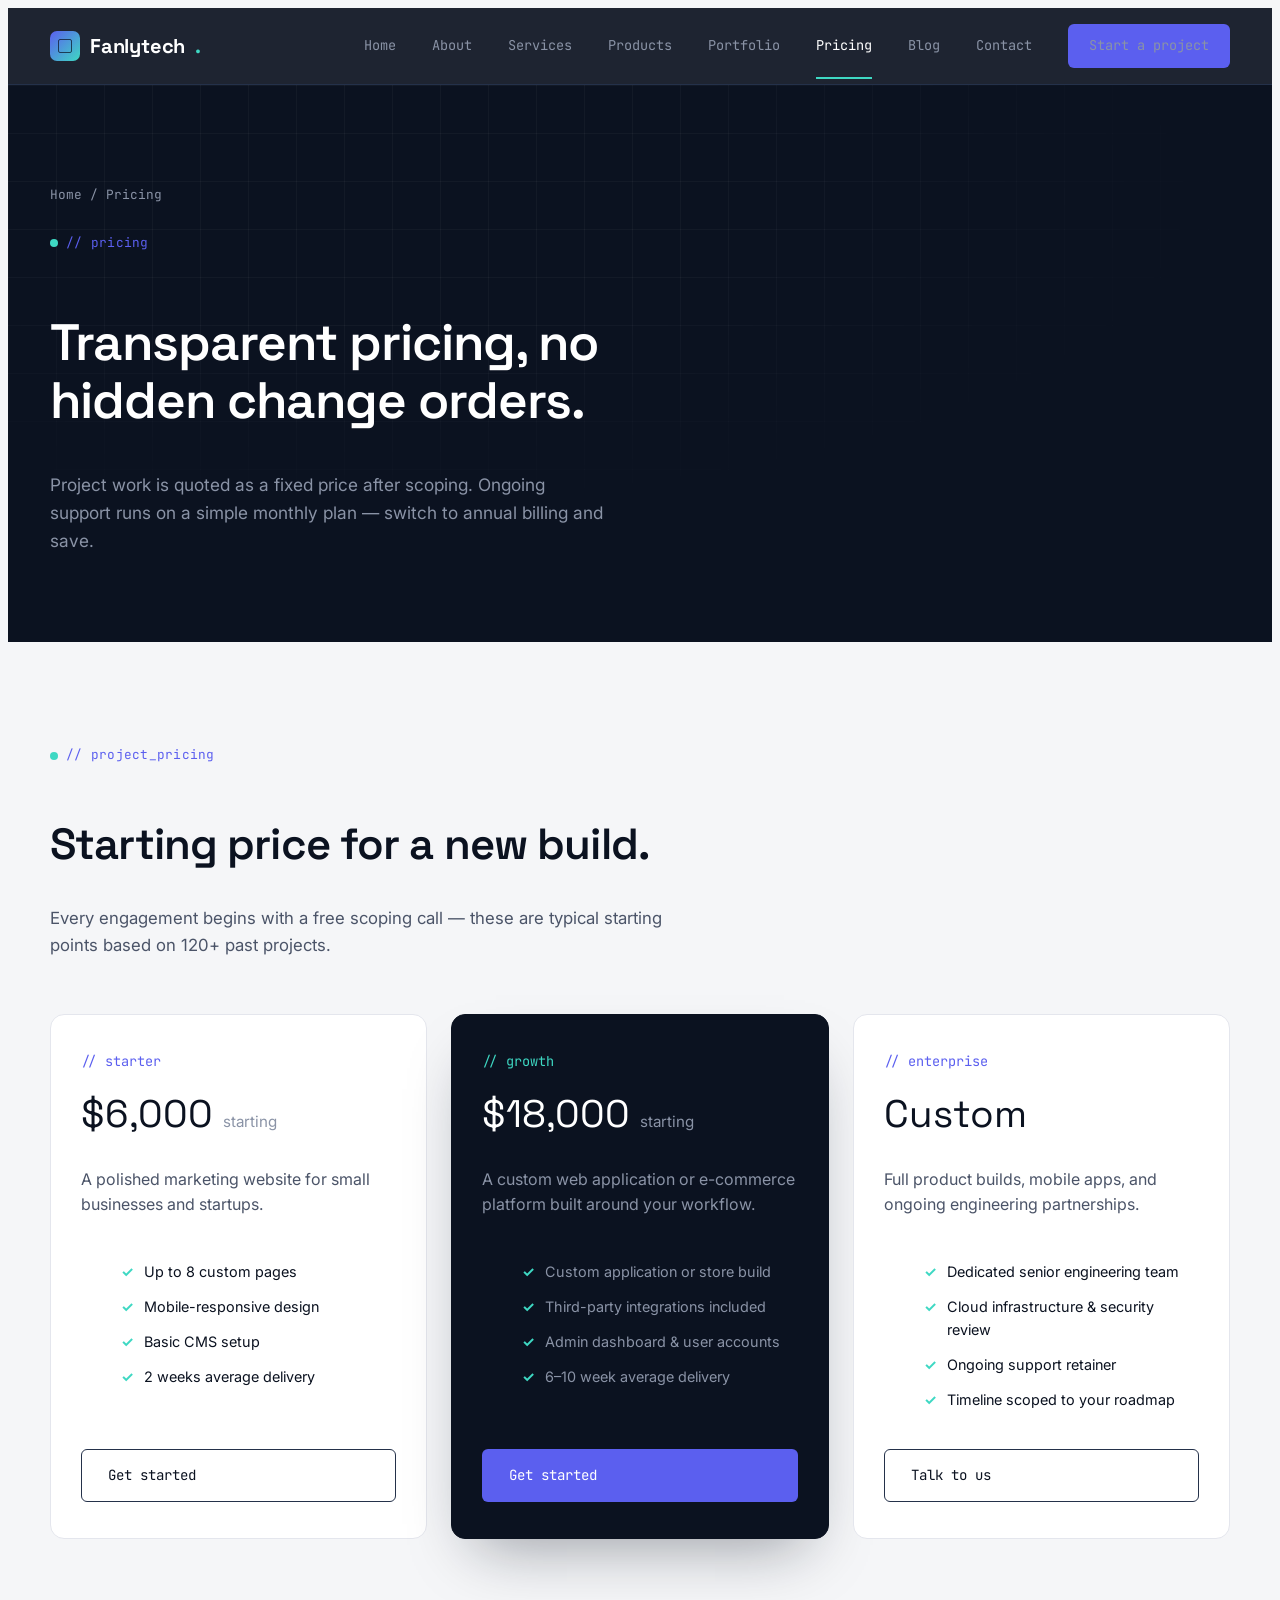
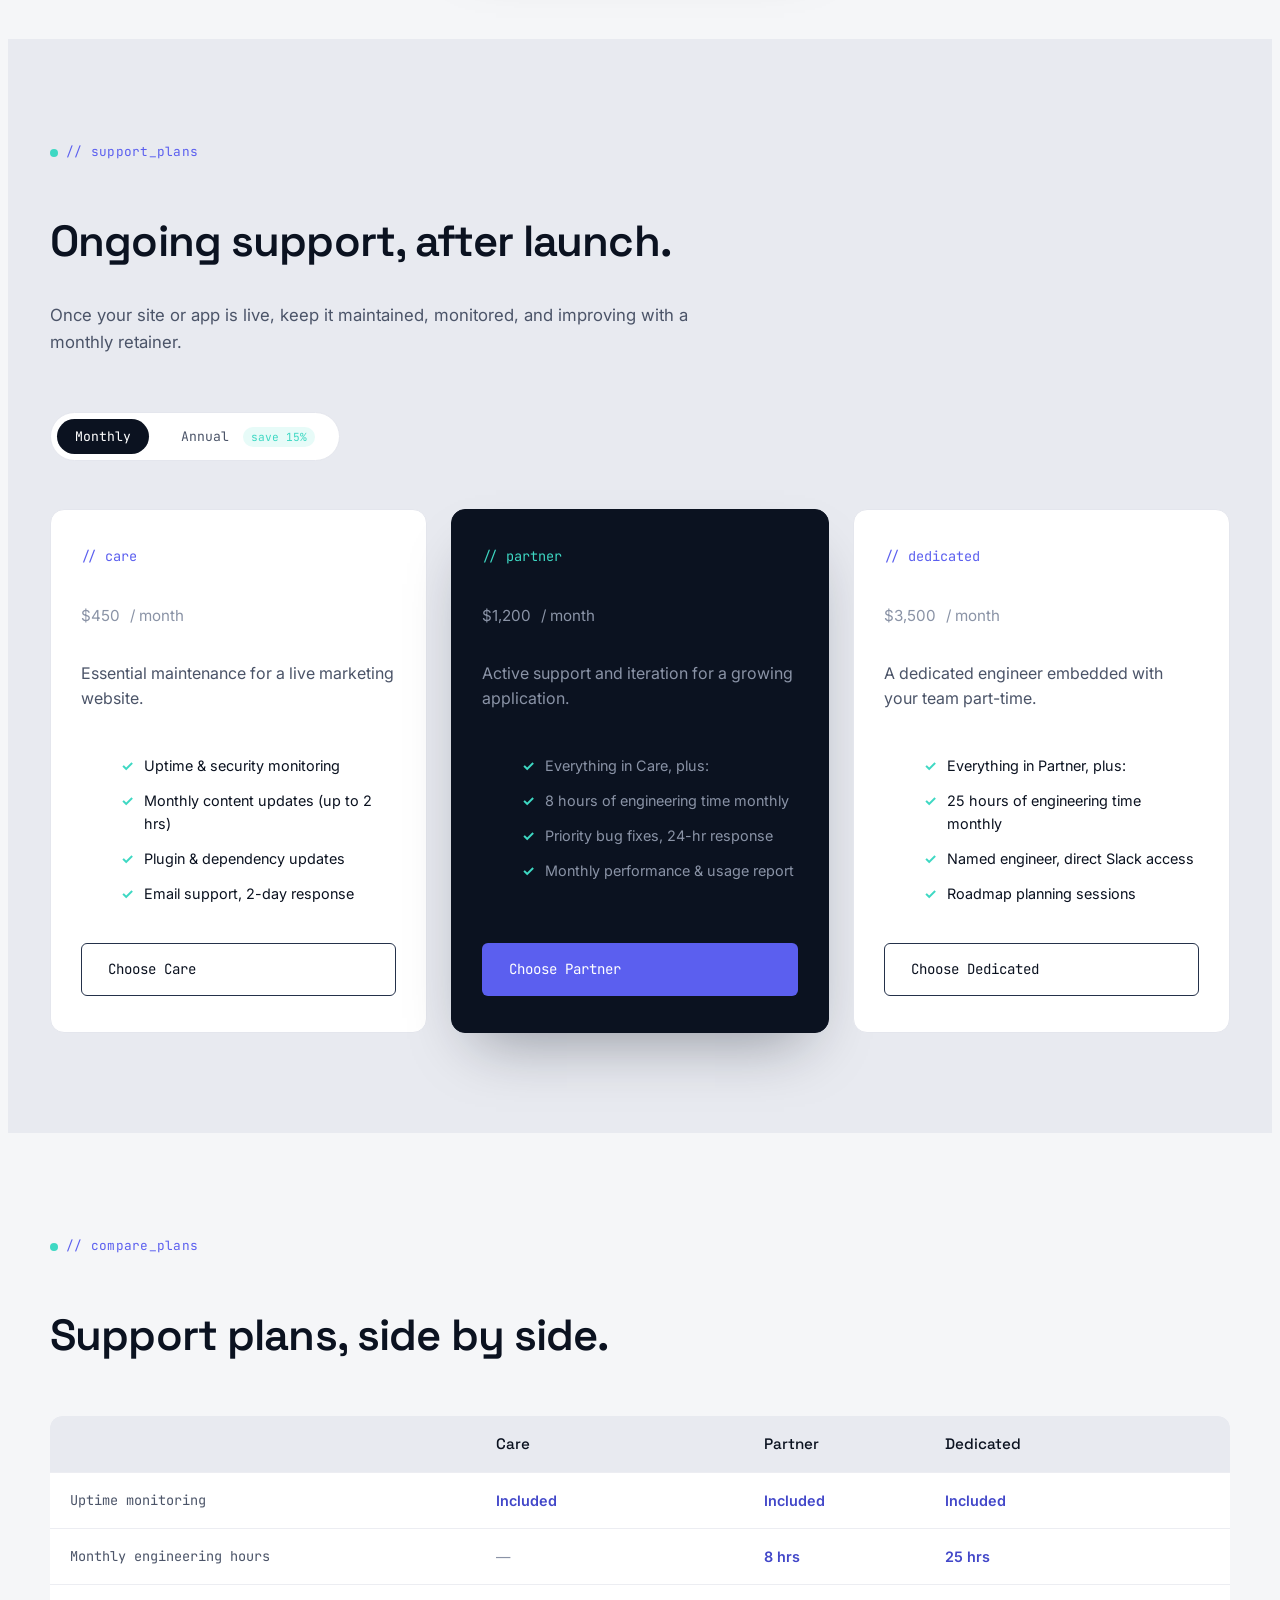
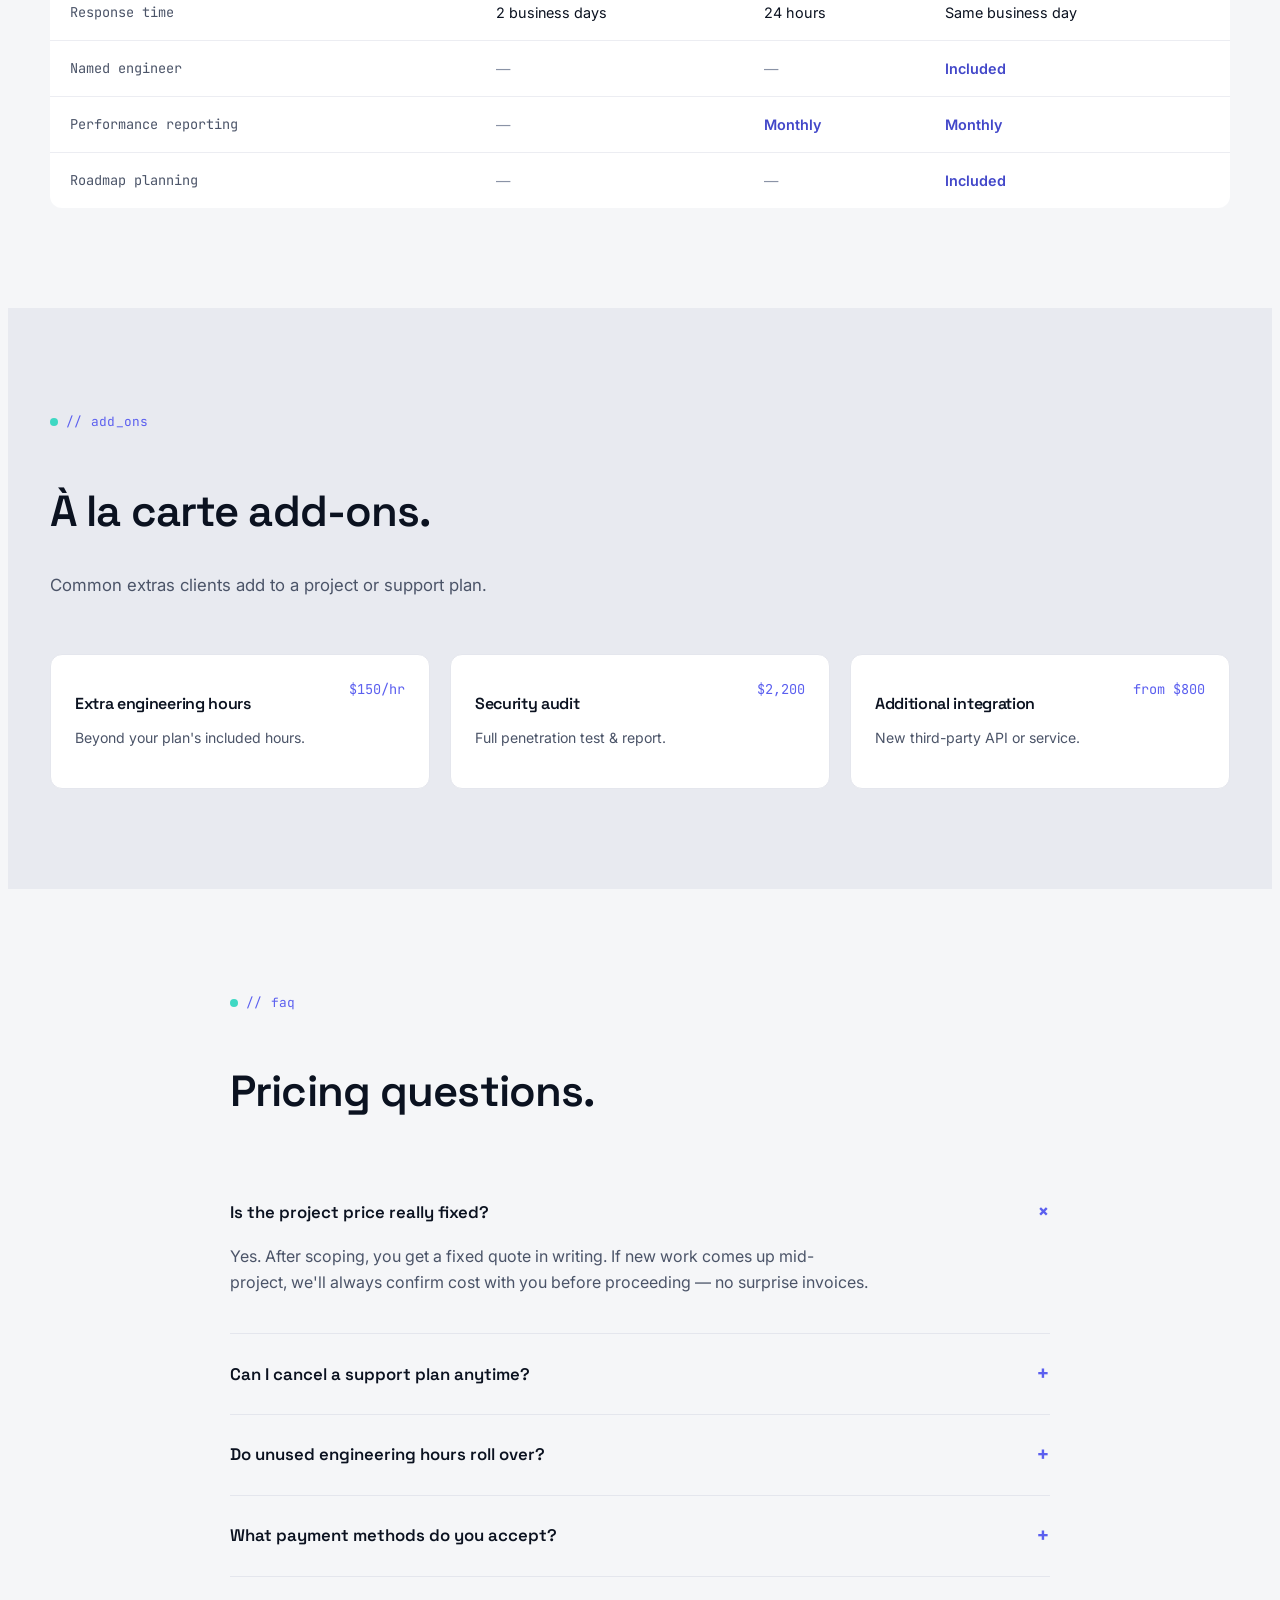
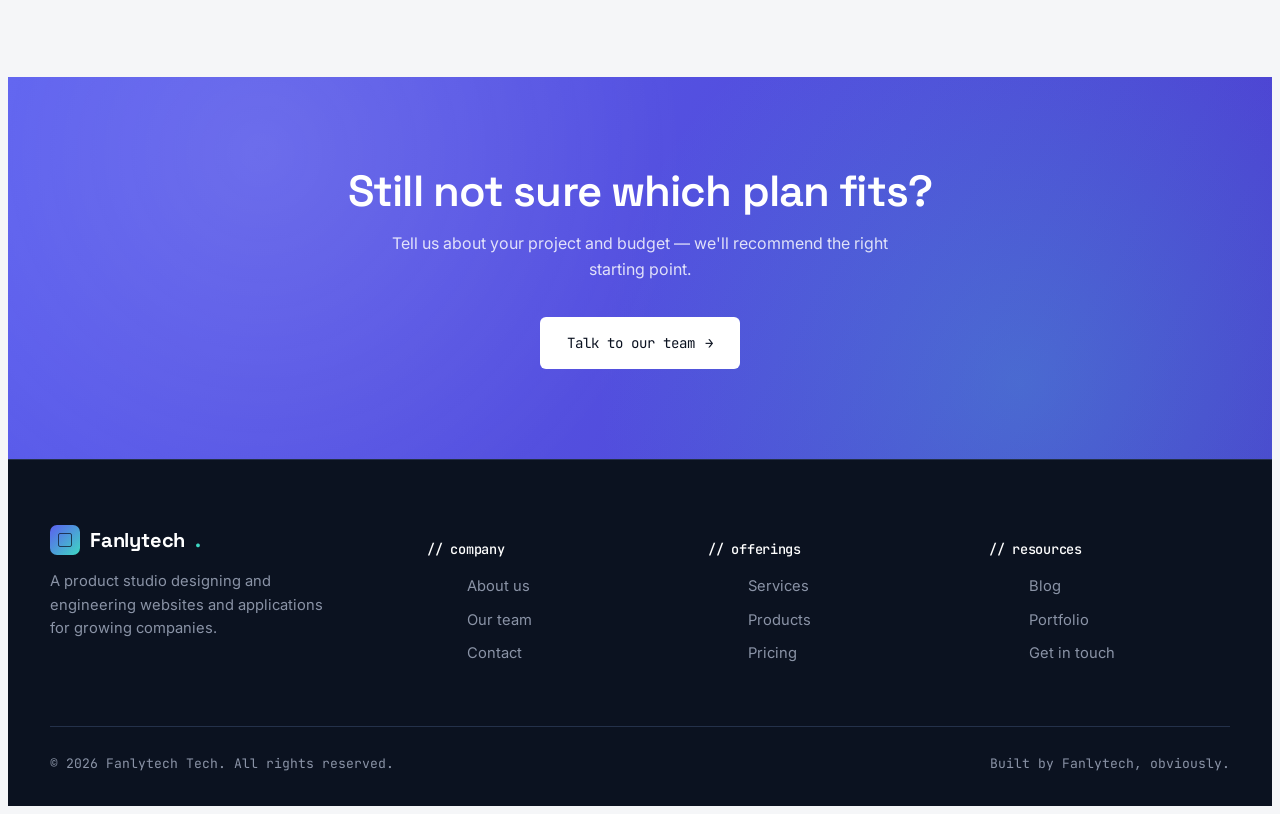
<file: pricing.html>
<!DOCTYPE html>
<html lang="en">
<head>
<meta charset="UTF-8">
<meta name="viewport" content="width=device-width, initial-scale=1.0">
<title>Pricing — Fanlytech Tech</title>
<meta name="description" content="Transparent pricing for Fanlytech Tech's web design, application development, and ongoing support plans.">
<link rel="preconnect" href="https://fonts.googleapis.com">
<link href="https://fonts.googleapis.com/css2?family=Space+Grotesk:wght@500;600;700&family=Inter:wght@400;500;600;700&family=JetBrains+Mono:wght@400;500&display=swap" rel="stylesheet">
<link rel="stylesheet" href="styles.css">
</head>
<body>

<header class="site-header">
  <div class="wrap">
    <a href="index.html" class="logo"><span class="mark"></span>Fanlytech<span class="co">.</span></a>
    <nav class="main-nav">
      <div class="nav-links">
        <a href="index.html">Home</a>
        <a href="about.html">About</a>
        <a href="services.html">Services</a>
        <a href="products.html">Products</a>
        <a href="portfolio.html">Portfolio</a>
        <a href="pricing.html" class="active">Pricing</a>
        <a href="blog.html">Blog</a>
        <a href="contact.html">Contact</a>
        <a href="contact.html" class="btn btn-primary" style="padding:10px 20px;">Start a project</a>
      </div>
      <button class="nav-toggle" aria-label="Toggle menu" aria-expanded="false">☰</button>
    </nav>
  </div>
</header>

<section class="page-hero">
  <div class="wrap">
    <div class="breadcrumb"><a href="index.html">Home</a> / Pricing</div>
    <span class="mono-tag">// pricing</span>
    <h1>Transparent pricing, no hidden change orders.</h1>
    <p class="lead">Project work is quoted as a fixed price after scoping. Ongoing support runs on a simple monthly plan — switch to annual billing and save.</p>
  </div>
</section>

<!-- PROJECT PRICING -->
<section class="section">
  <div class="wrap">
    <div class="section-head reveal">
      <span class="mono-tag">// project_pricing</span>
      <h2>Starting price for a new build.</h2>
      <p>Every engagement begins with a free scoping call — these are typical starting points based on 120+ past projects.</p>
    </div>

    <div class="pricing-grid">
      <div class="price-card reveal">
        <span class="plan-name">// starter</span>
        <div class="price">$6,000 <span>starting</span></div>
        <p>A polished marketing website for small businesses and startups.</p>
        <ul class="feature-list">
          <li>Up to 8 custom pages</li>
          <li>Mobile-responsive design</li>
          <li>Basic CMS setup</li>
          <li>2 weeks average delivery</li>
        </ul>
        <a href="contact.html" class="btn btn-ghost">Get started</a>
      </div>

      <div class="price-card featured reveal">
        <span class="plan-name">// growth</span>
        <div class="price">$18,000 <span>starting</span></div>
        <p>A custom web application or e-commerce platform built around your workflow.</p>
        <ul class="feature-list">
          <li>Custom application or store build</li>
          <li>Third-party integrations included</li>
          <li>Admin dashboard &amp; user accounts</li>
          <li>6–10 week average delivery</li>
        </ul>
        <a href="contact.html" class="btn btn-primary">Get started</a>
      </div>

      <div class="price-card reveal">
        <span class="plan-name">// enterprise</span>
        <div class="price">Custom</div>
        <p>Full product builds, mobile apps, and ongoing engineering partnerships.</p>
        <ul class="feature-list">
          <li>Dedicated senior engineering team</li>
          <li>Cloud infrastructure &amp; security review</li>
          <li>Ongoing support retainer</li>
          <li>Timeline scoped to your roadmap</li>
        </ul>
        <a href="contact.html" class="btn btn-ghost">Talk to us</a>
      </div>
    </div>
  </div>
</section>

<!-- SUPPORT PLANS (with billing toggle) -->
<section class="section" style="background:var(--paper-dim);">
  <div class="wrap">
    <div class="section-head reveal">
      <span class="mono-tag">// support_plans</span>
      <h2>Ongoing support, after launch.</h2>
      <p>Once your site or app is live, keep it maintained, monitored, and improving with a monthly retainer.</p>
    </div>

    <div class="billing-toggle reveal" id="billing-toggle">
      <button type="button" class="active" data-billing="monthly">Monthly</button>
      <button type="button" data-billing="annual">Annual <span class="save-tag">save 15%</span></button>
    </div>

    <div class="pricing-grid">
      <div class="price-card reveal">
        <span class="plan-name">// care</span>
        <div class="price"><span class="amount" data-monthly="450" data-annual="383">$450</span> <span>/ month</span></div>
        <p>Essential maintenance for a live marketing website.</p>
        <ul class="feature-list">
          <li>Uptime &amp; security monitoring</li>
          <li>Monthly content updates (up to 2 hrs)</li>
          <li>Plugin &amp; dependency updates</li>
          <li>Email support, 2-day response</li>
        </ul>
        <a href="contact.html" class="btn btn-ghost">Choose Care</a>
      </div>

      <div class="price-card featured reveal">
        <span class="plan-name">// partner</span>
        <div class="price"><span class="amount" data-monthly="1200" data-annual="1020">$1,200</span> <span>/ month</span></div>
        <p>Active support and iteration for a growing application.</p>
        <ul class="feature-list">
          <li>Everything in Care, plus:</li>
          <li>8 hours of engineering time monthly</li>
          <li>Priority bug fixes, 24-hr response</li>
          <li>Monthly performance &amp; usage report</li>
        </ul>
        <a href="contact.html" class="btn btn-primary">Choose Partner</a>
      </div>

      <div class="price-card reveal">
        <span class="plan-name">// dedicated</span>
        <div class="price"><span class="amount" data-monthly="3500" data-annual="2975">$3,500</span> <span>/ month</span></div>
        <p>A dedicated engineer embedded with your team part-time.</p>
        <ul class="feature-list">
          <li>Everything in Partner, plus:</li>
          <li>25 hours of engineering time monthly</li>
          <li>Named engineer, direct Slack access</li>
          <li>Roadmap planning sessions</li>
        </ul>
        <a href="contact.html" class="btn btn-ghost">Choose Dedicated</a>
      </div>
    </div>
  </div>
</section>

<!-- COMPARISON TABLE -->
<section class="section">
  <div class="wrap">
    <div class="section-head reveal">
      <span class="mono-tag">// compare_plans</span>
      <h2>Support plans, side by side.</h2>
    </div>
    <div class="compare-table-wrap reveal">
      <table class="compare-table">
        <thead>
          <tr>
            <th></th>
            <th class="plan-col">Care</th>
            <th class="plan-col">Partner</th>
            <th class="plan-col">Dedicated</th>
          </tr>
        </thead>
        <tbody>
          <tr>
            <td>Uptime monitoring</td>
            <td class="yes">Included</td>
            <td class="yes">Included</td>
            <td class="yes">Included</td>
          </tr>
          <tr>
            <td>Monthly engineering hours</td>
            <td class="no">—</td>
            <td class="yes">8 hrs</td>
            <td class="yes">25 hrs</td>
          </tr>
          <tr>
            <td>Response time</td>
            <td>2 business days</td>
            <td>24 hours</td>
            <td>Same business day</td>
          </tr>
          <tr>
            <td>Named engineer</td>
            <td class="no">—</td>
            <td class="no">—</td>
            <td class="yes">Included</td>
          </tr>
          <tr>
            <td>Performance reporting</td>
            <td class="no">—</td>
            <td class="yes">Monthly</td>
            <td class="yes">Monthly</td>
          </tr>
          <tr>
            <td>Roadmap planning</td>
            <td class="no">—</td>
            <td class="no">—</td>
            <td class="yes">Included</td>
          </tr>
        </tbody>
      </table>
    </div>
  </div>
</section>

<!-- ADD-ONS -->
<section class="section" style="background:var(--paper-dim);">
  <div class="wrap">
    <div class="section-head reveal">
      <span class="mono-tag">// add_ons</span>
      <h2>À la carte add-ons.</h2>
      <p>Common extras clients add to a project or support plan.</p>
    </div>
    <div class="addon-grid">
      <div class="addon-card reveal">
        <div>
          <h3 style="font-size:1rem; margin-bottom:4px;">Extra engineering hours</h3>
          <p style="font-size:0.88rem;">Beyond your plan's included hours.</p>
        </div>
        <span class="amt">$150/hr</span>
      </div>
      <div class="addon-card reveal">
        <div>
          <h3 style="font-size:1rem; margin-bottom:4px;">Security audit</h3>
          <p style="font-size:0.88rem;">Full penetration test &amp; report.</p>
        </div>
        <span class="amt">$2,200</span>
      </div>
      <div class="addon-card reveal">
        <div>
          <h3 style="font-size:1rem; margin-bottom:4px;">Additional integration</h3>
          <p style="font-size:0.88rem;">New third-party API or service.</p>
        </div>
        <span class="amt">from $800</span>
      </div>
    </div>
  </div>
</section>

<!-- FAQ -->
<section class="section">
  <div class="wrap" style="max-width:820px;">
    <div class="section-head reveal">
      <span class="mono-tag">// faq</span>
      <h2>Pricing questions.</h2>
    </div>

    <details class="faq-item reveal" open>
      <summary>Is the project price really fixed?</summary>
      <p>Yes. After scoping, you get a fixed quote in writing. If new work comes up mid-project, we'll always confirm cost with you before proceeding — no surprise invoices.</p>
    </details>
    <details class="faq-item reveal">
      <summary>Can I cancel a support plan anytime?</summary>
      <p>Monthly plans can be cancelled with 30 days' notice. Annual plans are billed upfront but can be prorated and refunded for unused months if needed.</p>
    </details>
    <details class="faq-item reveal">
      <summary>Do unused engineering hours roll over?</summary>
      <p>Up to 5 unused hours roll over to the following month on Partner and Dedicated plans.</p>
    </details>
    <details class="faq-item reveal">
      <summary>What payment methods do you accept?</summary>
      <p>Bank transfer and all major credit cards. Project work is typically split 50% upfront and 50% on delivery.</p>
    </details>
  </div>
</section>

<section class="cta-band">
  <div class="wrap">
    <h2>Still not sure which plan fits?</h2>
    <p>Tell us about your project and budget — we'll recommend the right starting point.</p>
    <a href="contact.html" class="btn btn-primary btn-arrow">Talk to our team</a>
  </div>
</section>

<footer>
  <div class="wrap">
    <div class="footer-grid">
      <div class="footer-brand">
        <a href="index.html" class="logo"><span class="mark"></span>Fanlytech<span class="co">.</span></a>
        <p>A product studio designing and engineering websites and applications for growing companies.</p>
      </div>
      <div>
        <h4>// company</h4>
        <ul>
          <li><a href="about.html">About us</a></li>
          <li><a href="about.html#team">Our team</a></li>
          <li><a href="contact.html">Contact</a></li>
        </ul>
      </div>
      <div>
        <h4>// offerings</h4>
        <ul>
          <li><a href="services.html">Services</a></li>
          <li><a href="products.html">Products</a></li>
          <li><a href="pricing.html">Pricing</a></li>
        </ul>
      </div>
      <div>
        <h4>// resources</h4>
        <ul>
          <li><a href="blog.html">Blog</a></li>
          <li><a href="portfolio.html">Portfolio</a></li>
          <li><a href="contact.html">Get in touch</a></li>
        </ul>
      </div>
    </div>
    <div class="footer-bottom">
      <span>© 2026 Fanlytech Tech. All rights reserved.</span>
      <span>Built by Fanlytech, obviously.</span>
    </div>
  </div>
</footer>

<script src="script.js"></script>
</body>
</html>
</file>
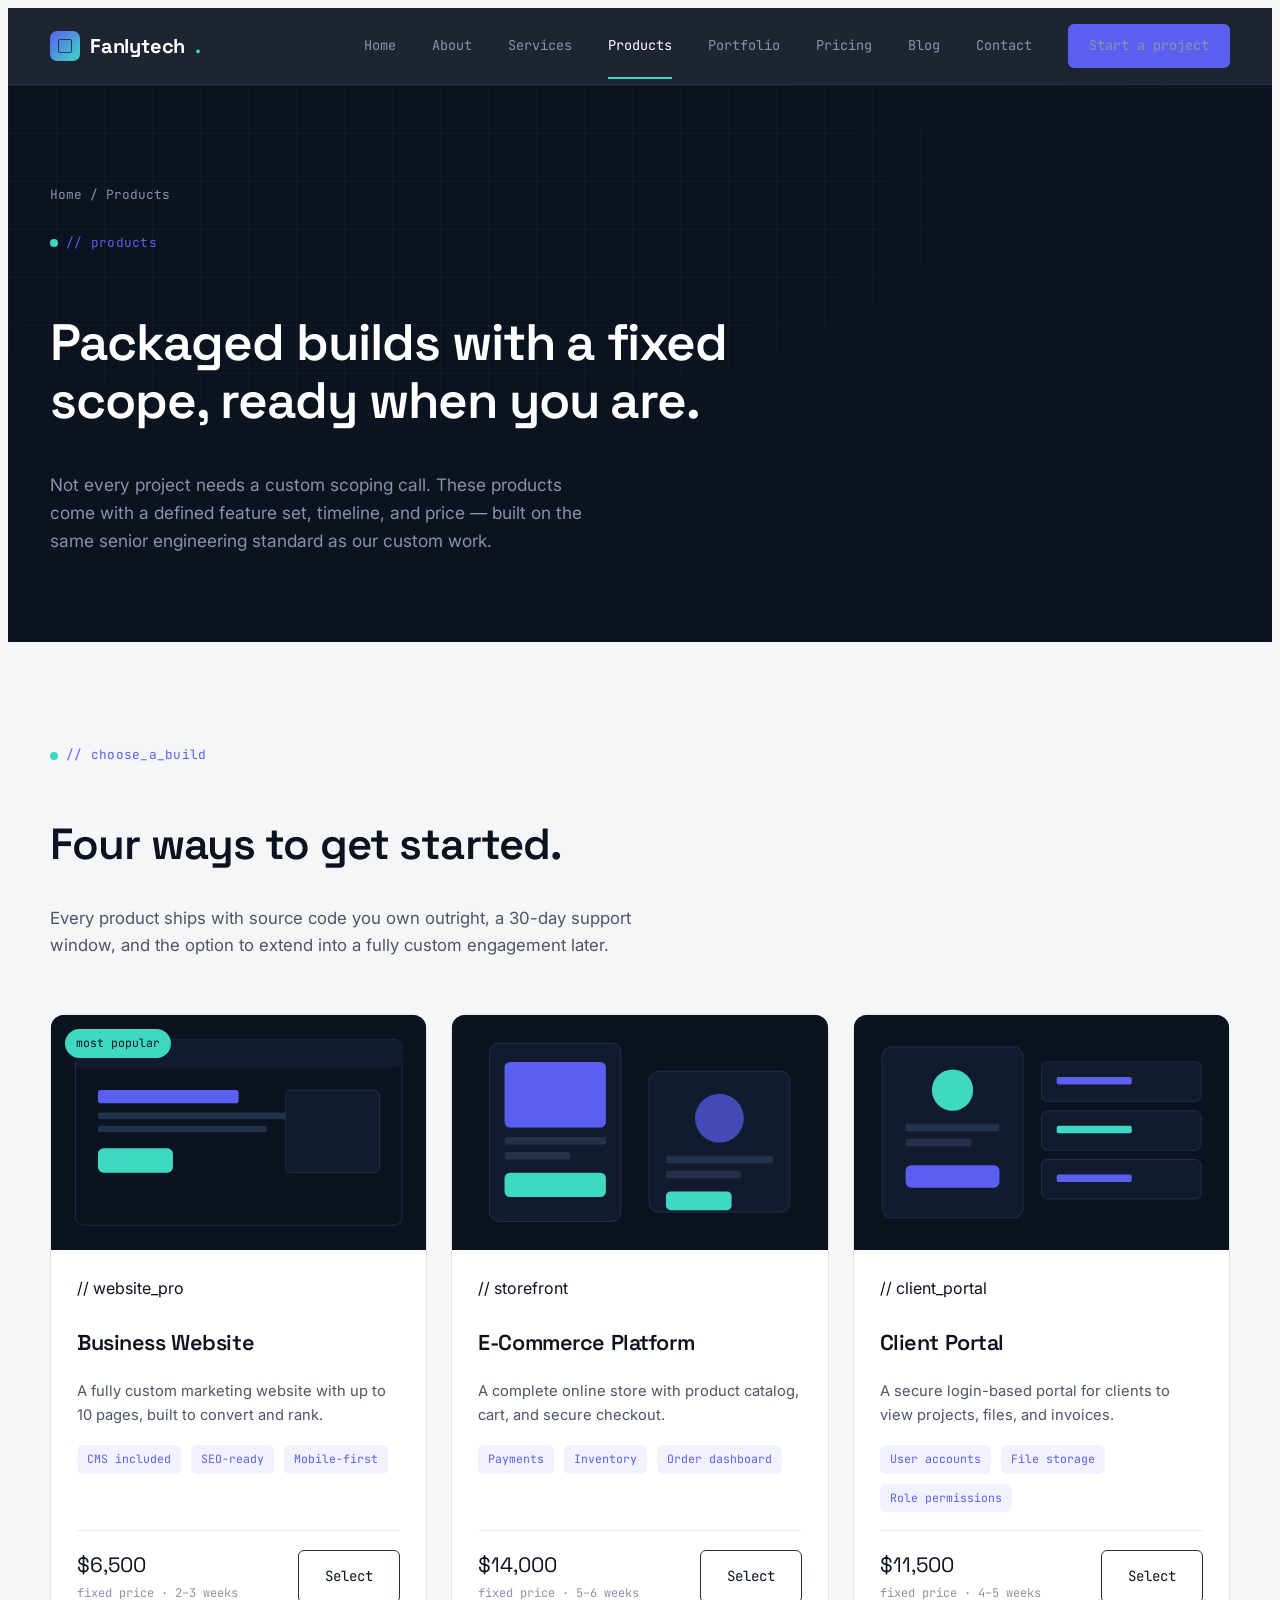
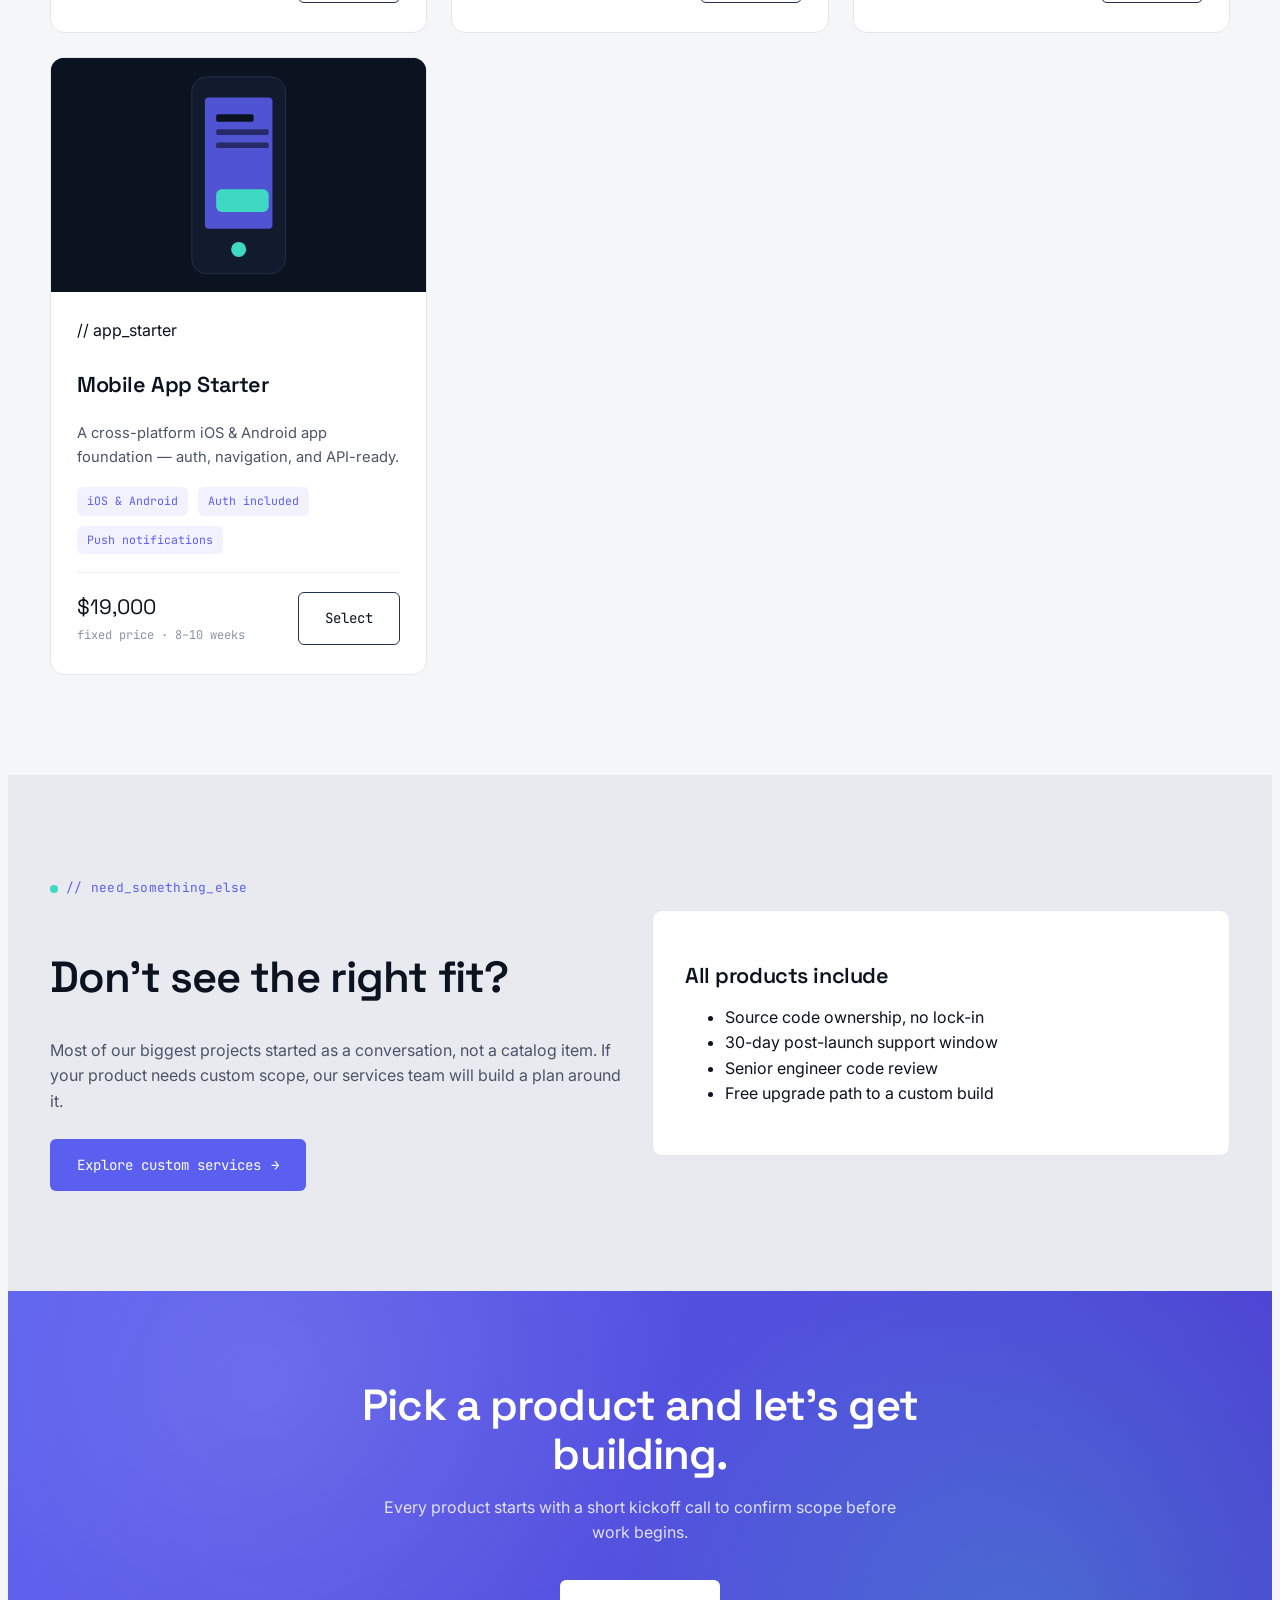
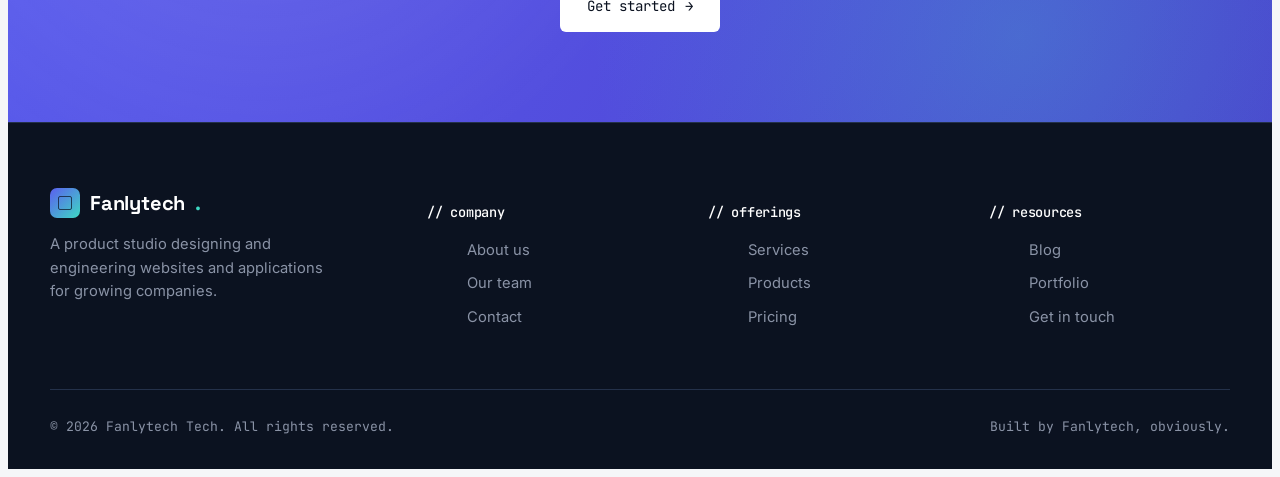
<file: products.html>
<!DOCTYPE html>
<html lang="en">
<head>
<meta charset="UTF-8">
<meta name="viewport" content="width=device-width, initial-scale=1.0">
<title>Products — Fanlytech Tech</title>
<meta name="description" content="Ready-to-build products from Fanlytech Tech — websites, e-commerce platforms, client portals, and mobile app starters with fixed scope and timelines.">
<link rel="preconnect" href="https://fonts.googleapis.com">
<link href="https://fonts.googleapis.com/css2?family=Space+Grotesk:wght@500;600;700&family=Inter:wght@400;500;600;700&family=JetBrains+Mono:wght@400;500&display=swap" rel="stylesheet">
<link rel="stylesheet" href="styles.css">
</head>
<body>

<header class="site-header">
  <div class="wrap">
    <a href="index.html" class="logo"><span class="mark"></span>Fanlytech<span class="co">.</span></a>
    <nav class="main-nav">
      <div class="nav-links">
        <a href="index.html">Home</a>
        <a href="about.html">About</a>
        <a href="services.html">Services</a>
        <a href="products.html" class="active">Products</a>
        <a href="portfolio.html">Portfolio</a>
        <a href="pricing.html">Pricing</a>
        <a href="blog.html">Blog</a>
        <a href="contact.html">Contact</a>
        <a href="contact.html" class="btn btn-primary" style="padding:10px 20px;">Start a project</a>
      </div>
      <button class="nav-toggle" aria-label="Toggle menu" aria-expanded="false">☰</button>
    </nav>
  </div>
</header>

<section class="page-hero">
  <div class="wrap">
    <div class="breadcrumb"><a href="index.html">Home</a> / Products</div>
    <span class="mono-tag">// products</span>
    <h1>Packaged builds with a fixed scope, ready when you are.</h1>
    <p class="lead">Not every project needs a custom scoping call. These products come with a defined feature set, timeline, and price — built on the same senior engineering standard as our custom work.</p>
  </div>
</section>

<!-- PRODUCT GRID -->
<section class="section">
  <div class="wrap">
    <div class="section-head reveal">
      <span class="mono-tag">// choose_a_build</span>
      <h2>Four ways to get started.</h2>
      <p>Every product ships with source code you own outright, a 30-day support window, and the option to extend into a fully custom engagement later.</p>
    </div>

    <div class="product-grid">

      <div class="product-card reveal">
        <div class="product-visual">
          <span class="product-badge">most popular</span>
          <svg viewBox="0 0 400 250" xmlns="http://www.w3.org/2000/svg">
            <rect width="400" height="250" fill="#0B1220"/>
            <rect x="26" y="26" width="348" height="198" rx="8" fill="none" stroke="#24314A"/>
            <rect x="26" y="26" width="348" height="30" rx="8" fill="#121B2E"/>
            <circle cx="46" cy="41" r="4" fill="#4B5468"/><circle cx="60" cy="41" r="4" fill="#4B5468"/><circle cx="74" cy="41" r="4" fill="#4B5468"/>
            <rect x="50" y="80" width="150" height="14" rx="3" fill="#5B5FEF"/>
            <rect x="50" y="104" width="220" height="7" rx="2" fill="#24314A"/>
            <rect x="50" y="118" width="180" height="7" rx="2" fill="#24314A"/>
            <rect x="50" y="142" width="80" height="26" rx="6" fill="#3ED8C3"/>
            <rect x="250" y="80" width="100" height="88" rx="6" fill="#121B2E" stroke="#24314A"/>
          </svg>
        </div>
        <div class="product-body">
          <span class="plan-name">// website_pro</span>
          <h3>Business Website</h3>
          <p>A fully custom marketing website with up to 10 pages, built to convert and rank.</p>
          <div class="stack-list">
            <span>CMS included</span><span>SEO-ready</span><span>Mobile-first</span>
          </div>
          <div class="product-meta">
            <div class="price">$6,500 <span>fixed price · 2–3 weeks</span></div>
            <a href="contact.html" class="btn btn-ghost">Select</a>
          </div>
        </div>
      </div>

      <div class="product-card reveal">
        <div class="product-visual">
          <svg viewBox="0 0 400 250" xmlns="http://www.w3.org/2000/svg">
            <rect width="400" height="250" fill="#0B1220"/>
            <rect x="40" y="30" width="140" height="190" rx="10" fill="#121B2E" stroke="#24314A"/>
            <rect x="56" y="50" width="108" height="70" rx="6" fill="#5B5FEF"/>
            <rect x="56" y="130" width="108" height="8" rx="2" fill="#24314A"/>
            <rect x="56" y="146" width="70" height="8" rx="2" fill="#24314A"/>
            <rect x="56" y="168" width="108" height="26" rx="6" fill="#3ED8C3"/>
            <rect x="210" y="60" width="150" height="150" rx="10" fill="#121B2E" stroke="#24314A"/>
            <circle cx="285" cy="110" r="26" fill="#5B5FEF" opacity="0.7"/>
            <rect x="228" y="150" width="114" height="8" rx="2" fill="#24314A"/>
            <rect x="228" y="166" width="80" height="8" rx="2" fill="#24314A"/>
            <rect x="228" y="188" width="70" height="20" rx="5" fill="#3ED8C3"/>
          </svg>
        </div>
        <div class="product-body">
          <span class="plan-name">// storefront</span>
          <h3>E-Commerce Platform</h3>
          <p>A complete online store with product catalog, cart, and secure checkout.</p>
          <div class="stack-list">
            <span>Payments</span><span>Inventory</span><span>Order dashboard</span>
          </div>
          <div class="product-meta">
            <div class="price">$14,000 <span>fixed price · 5–6 weeks</span></div>
            <a href="contact.html" class="btn btn-ghost">Select</a>
          </div>
        </div>
      </div>

      <div class="product-card reveal">
        <div class="product-visual">
          <svg viewBox="0 0 400 250" xmlns="http://www.w3.org/2000/svg">
            <rect width="400" height="250" fill="#0B1220"/>
            <rect x="30" y="34" width="150" height="182" rx="10" fill="#121B2E" stroke="#24314A"/>
            <circle cx="105" cy="80" r="22" fill="#3ED8C3"/>
            <rect x="55" y="116" width="100" height="8" rx="2" fill="#24314A"/>
            <rect x="55" y="132" width="70" height="8" rx="2" fill="#24314A"/>
            <rect x="55" y="160" width="100" height="24" rx="6" fill="#5B5FEF"/>
            <rect x="200" y="50" width="170" height="42" rx="6" fill="#121B2E" stroke="#24314A"/>
            <rect x="200" y="102" width="170" height="42" rx="6" fill="#121B2E" stroke="#24314A"/>
            <rect x="200" y="154" width="170" height="42" rx="6" fill="#121B2E" stroke="#24314A"/>
            <rect x="216" y="66" width="80" height="8" rx="2" fill="#5B5FEF"/>
            <rect x="216" y="118" width="80" height="8" rx="2" fill="#3ED8C3"/>
            <rect x="216" y="170" width="80" height="8" rx="2" fill="#5B5FEF"/>
          </svg>
        </div>
        <div class="product-body">
          <span class="plan-name">// client_portal</span>
          <h3>Client Portal</h3>
          <p>A secure login-based portal for clients to view projects, files, and invoices.</p>
          <div class="stack-list">
            <span>User accounts</span><span>File storage</span><span>Role permissions</span>
          </div>
          <div class="product-meta">
            <div class="price">$11,500 <span>fixed price · 4–5 weeks</span></div>
            <a href="contact.html" class="btn btn-ghost">Select</a>
          </div>
        </div>
      </div>

      <div class="product-card reveal">
        <div class="product-visual">
          <svg viewBox="0 0 400 250" xmlns="http://www.w3.org/2000/svg">
            <rect width="400" height="250" fill="#0B1220"/>
            <rect x="150" y="20" width="100" height="210" rx="16" fill="#121B2E" stroke="#24314A"/>
            <rect x="164" y="42" width="72" height="140" rx="4" fill="#5B5FEF" opacity="0.85"/>
            <circle cx="200" cy="204" r="8" fill="#3ED8C3"/>
            <rect x="176" y="60" width="40" height="8" rx="2" fill="#0B1220"/>
            <rect x="176" y="76" width="56" height="6" rx="2" fill="#0B1220" opacity="0.6"/>
            <rect x="176" y="90" width="56" height="6" rx="2" fill="#0B1220" opacity="0.6"/>
            <rect x="176" y="140" width="56" height="24" rx="6" fill="#3ED8C3"/>
          </svg>
        </div>
        <div class="product-body">
          <span class="plan-name">// app_starter</span>
          <h3>Mobile App Starter</h3>
          <p>A cross-platform iOS &amp; Android app foundation — auth, navigation, and API-ready.</p>
          <div class="stack-list">
            <span>iOS &amp; Android</span><span>Auth included</span><span>Push notifications</span>
          </div>
          <div class="product-meta">
            <div class="price">$19,000 <span>fixed price · 8–10 weeks</span></div>
            <a href="contact.html" class="btn btn-ghost">Select</a>
          </div>
        </div>
      </div>

    </div>
  </div>
</section>

<!-- CUSTOM CTA -->
<section class="section" style="background:var(--paper-dim);">
  <div class="wrap">
    <div class="grid-2" style="align-items:center;">
      <div class="reveal">
        <span class="mono-tag">// need_something_else</span>
        <h2>Don't see the right fit?</h2>
        <p>Most of our biggest projects started as a conversation, not a catalog item. If your product needs custom scope, our services team will build a plan around it.</p>
        <a href="services.html" class="btn btn-primary btn-arrow" style="margin-top:8px;">Explore custom services</a>
      </div>
      <div class="card reveal">
        <h3>All products include</h3>
        <ul class="feature-list" style="margin-top:16px;">
          <li>Source code ownership, no lock-in</li>
          <li>30-day post-launch support window</li>
          <li>Senior engineer code review</li>
          <li>Free upgrade path to a custom build</li>
        </ul>
      </div>
    </div>
  </div>
</section>

<section class="cta-band">
  <div class="wrap">
    <h2>Pick a product and let's get building.</h2>
    <p>Every product starts with a short kickoff call to confirm scope before work begins.</p>
    <a href="contact.html" class="btn btn-primary btn-arrow">Get started</a>
  </div>
</section>

<footer>
  <div class="wrap">
    <div class="footer-grid">
      <div class="footer-brand">
        <a href="index.html" class="logo"><span class="mark"></span>Fanlytech<span class="co">.</span></a>
        <p>A product studio designing and engineering websites and applications for growing companies.</p>
      </div>
      <div>
        <h4>// company</h4>
        <ul>
          <li><a href="about.html">About us</a></li>
          <li><a href="about.html#team">Our team</a></li>
          <li><a href="contact.html">Contact</a></li>
        </ul>
      </div>
      <div>
        <h4>// offerings</h4>
        <ul>
          <li><a href="services.html">Services</a></li>
          <li><a href="products.html">Products</a></li>
          <li><a href="pricing.html">Pricing</a></li>
        </ul>
      </div>
      <div>
        <h4>// resources</h4>
        <ul>
          <li><a href="blog.html">Blog</a></li>
          <li><a href="portfolio.html">Portfolio</a></li>
          <li><a href="contact.html">Get in touch</a></li>
        </ul>
      </div>
    </div>
    <div class="footer-bottom">
      <span>© 2026 Fanlytech Tech. All rights reserved.</span>
      <span>Built by Fanlytech, obviously.</span>
    </div>
  </div>
</footer>

<script src="script.js"></script>
</body>
</html>
</file>
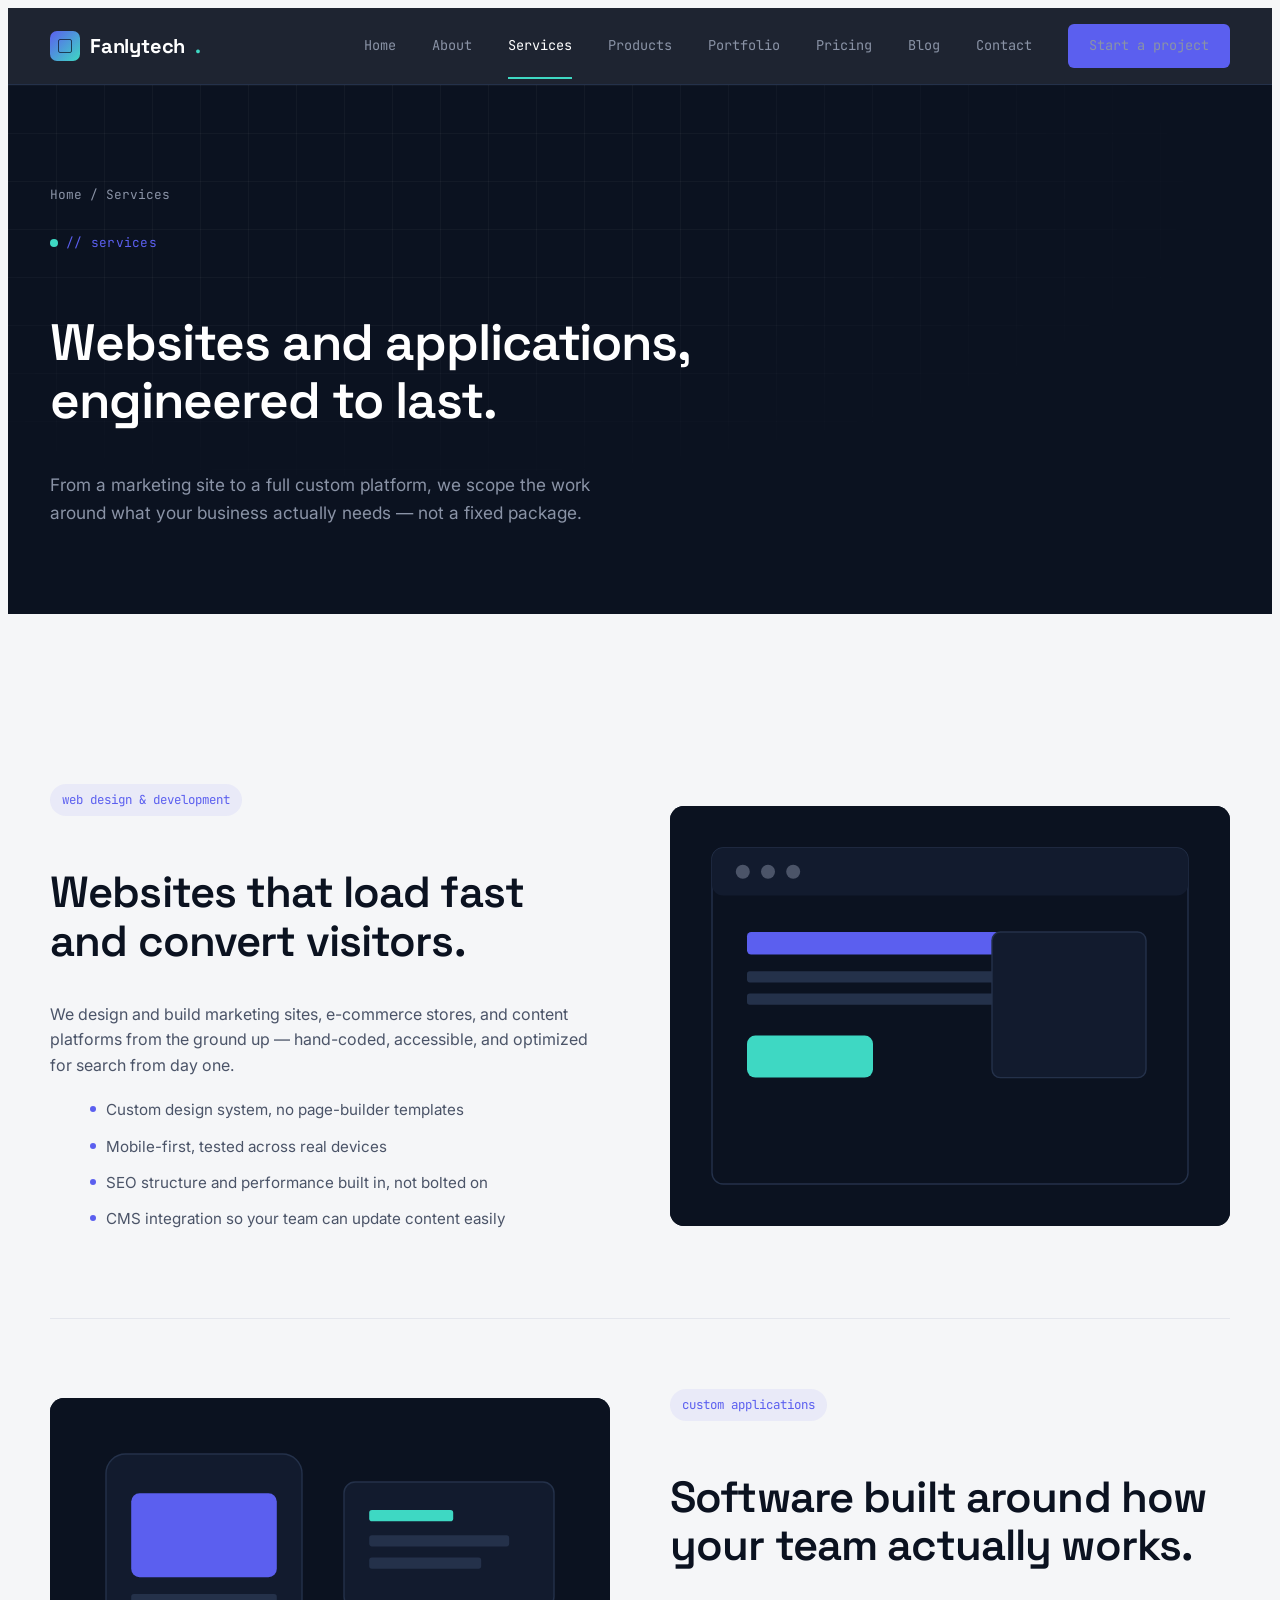
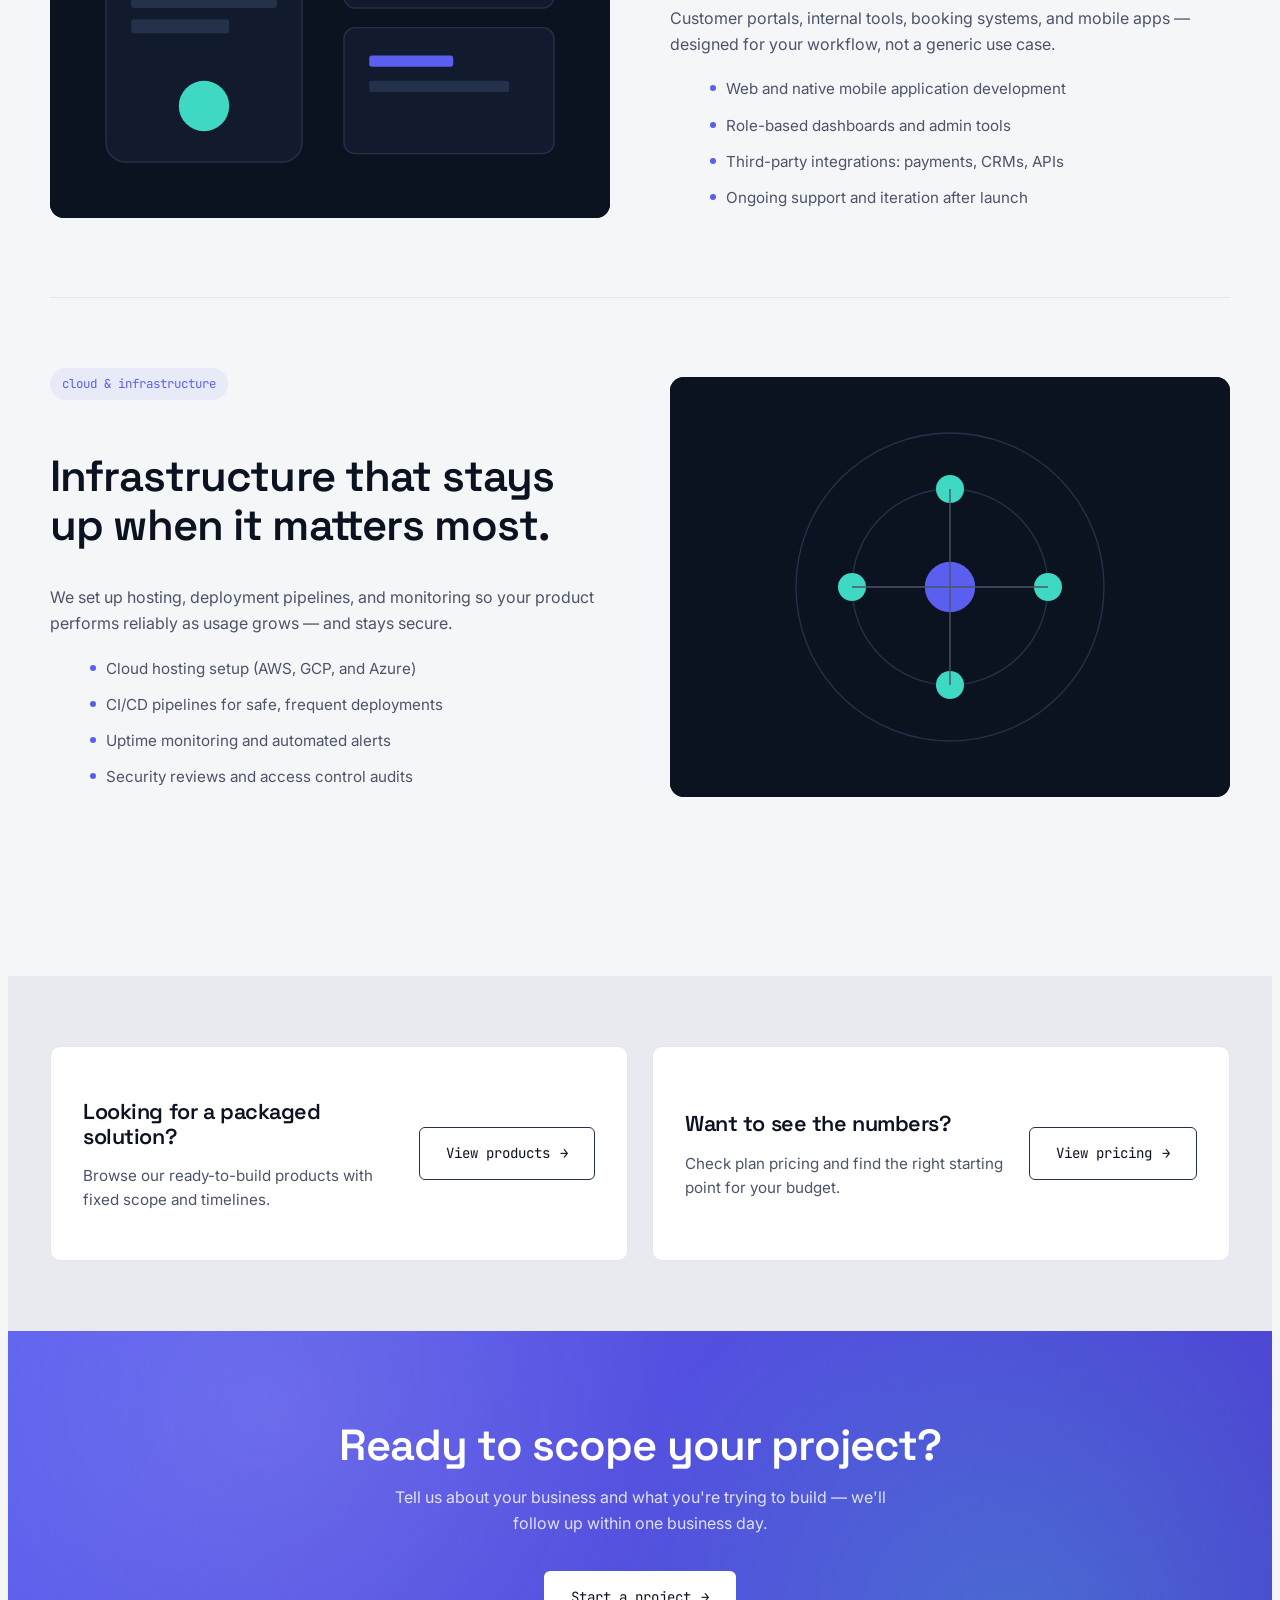
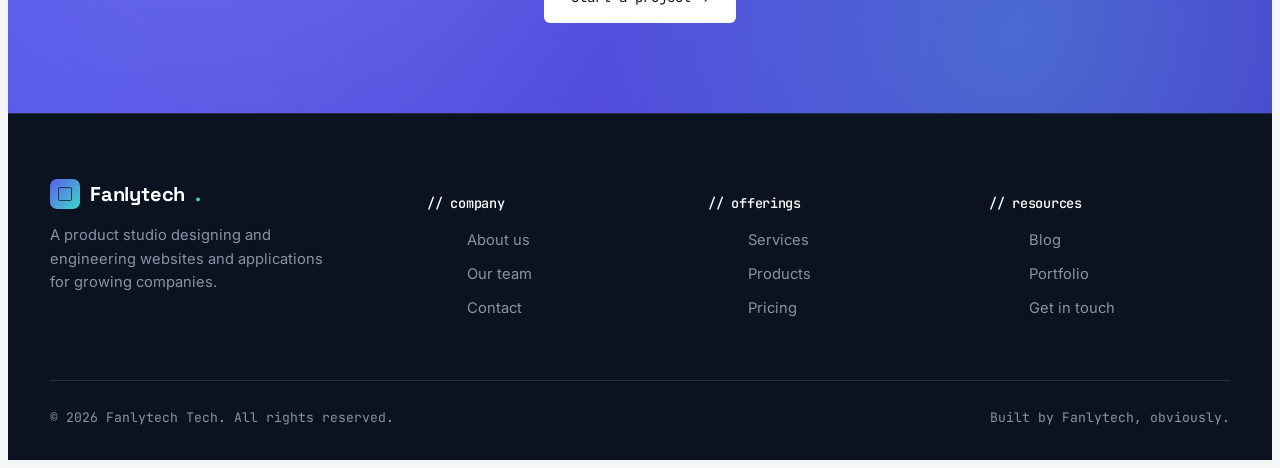
<file: services.html>
<!DOCTYPE html>
<html lang="en">
<head>
<meta charset="UTF-8">
<meta name="viewport" content="width=device-width, initial-scale=1.0">
<title>Services — Fanlytech Tech</title>
<meta name="description" content="Web design, custom applications, and cloud infrastructure services from Fanlytech Tech.">
<link rel="preconnect" href="https://fonts.googleapis.com">
<link href="https://fonts.googleapis.com/css2?family=Space+Grotesk:wght@500;600;700&family=Inter:wght@400;500;600;700&family=JetBrains+Mono:wght@400;500&display=swap" rel="stylesheet">
<link rel="stylesheet" href="styles.css">
</head>
<body>

<header class="site-header">
  <div class="wrap">
    <a href="index.html" class="logo"><span class="mark"></span>Fanlytech<span class="co">.</span></a>
    <nav class="main-nav">
      <div class="nav-links">
        <a href="index.html">Home</a>
        <a href="about.html">About</a>
        <a href="services.html" class="active">Services</a>
        <a href="products.html">Products</a>
        <a href="portfolio.html">Portfolio</a>
        <a href="pricing.html">Pricing</a>
        <a href="blog.html">Blog</a>
        <a href="contact.html">Contact</a>
        <a href="contact.html" class="btn btn-primary" style="padding:10px 20px;">Start a project</a>
      </div>
      <button class="nav-toggle" aria-label="Toggle menu" aria-expanded="false">☰</button>
    </nav>
  </div>
</header>

<section class="page-hero">
  <div class="wrap">
    <div class="breadcrumb"><a href="index.html">Home</a> / Services</div>
    <span class="mono-tag">// services</span>
    <h1>Websites and applications, engineered to last.</h1>
    <p class="lead">From a marketing site to a full custom platform, we scope the work around what your business actually needs — not a fixed package.</p>
  </div>
</section>

<!-- SERVICE DETAILS -->
<section class="section">
  <div class="wrap">

    <div class="service-detail reveal">
      <div>
        <span class="service-tag">web design &amp; development</span>
        <h2>Websites that load fast and convert visitors.</h2>
        <p>We design and build marketing sites, e-commerce stores, and content platforms from the ground up — hand-coded, accessible, and optimized for search from day one.</p>
        <ul class="feature-list">
          <li>Custom design system, no page-builder templates</li>
          <li>Mobile-first, tested across real devices</li>
          <li>SEO structure and performance built in, not bolted on</li>
          <li>CMS integration so your team can update content easily</li>
        </ul>
      </div>
      <div class="service-visual">
        <svg viewBox="0 0 400 300" xmlns="http://www.w3.org/2000/svg">
          <rect width="400" height="300" fill="#0B1220"/>
          <rect x="30" y="30" width="340" height="240" rx="8" fill="none" stroke="#24314A" stroke-width="1"/>
          <rect x="30" y="30" width="340" height="34" rx="8" fill="#121B2E"/>
          <circle cx="52" cy="47" r="5" fill="#4B5468"/><circle cx="70" cy="47" r="5" fill="#4B5468"/><circle cx="88" cy="47" r="5" fill="#4B5468"/>
          <rect x="55" y="90" width="180" height="16" rx="3" fill="#5B5FEF"/>
          <rect x="55" y="118" width="240" height="8" rx="2" fill="#24314A"/>
          <rect x="55" y="134" width="200" height="8" rx="2" fill="#24314A"/>
          <rect x="55" y="164" width="90" height="30" rx="6" fill="#3ED8C3"/>
          <rect x="230" y="90" width="110" height="104" rx="6" fill="#121B2E" stroke="#24314A"/>
        </svg>
      </div>
    </div>

    <div class="service-detail reverse reveal">
      <div>
        <span class="service-tag">custom applications</span>
        <h2>Software built around how your team actually works.</h2>
        <p>Customer portals, internal tools, booking systems, and mobile apps — designed for your workflow, not a generic use case.</p>
        <ul class="feature-list">
          <li>Web and native mobile application development</li>
          <li>Role-based dashboards and admin tools</li>
          <li>Third-party integrations: payments, CRMs, APIs</li>
          <li>Ongoing support and iteration after launch</li>
        </ul>
      </div>
      <div class="service-visual">
        <svg viewBox="0 0 400 300" xmlns="http://www.w3.org/2000/svg">
          <rect width="400" height="300" fill="#0B1220"/>
          <rect x="40" y="40" width="140" height="220" rx="14" fill="#121B2E" stroke="#24314A"/>
          <rect x="58" y="68" width="104" height="60" rx="6" fill="#5B5FEF"/>
          <rect x="58" y="140" width="104" height="10" rx="2" fill="#24314A"/>
          <rect x="58" y="158" width="70" height="10" rx="2" fill="#24314A"/>
          <circle cx="110" cy="220" r="18" fill="#3ED8C3"/>
          <rect x="210" y="60" width="150" height="90" rx="8" fill="#121B2E" stroke="#24314A"/>
          <rect x="228" y="80" width="60" height="8" rx="2" fill="#3ED8C3"/>
          <rect x="228" y="98" width="100" height="8" rx="2" fill="#24314A"/>
          <rect x="228" y="114" width="80" height="8" rx="2" fill="#24314A"/>
          <rect x="210" y="164" width="150" height="90" rx="8" fill="#121B2E" stroke="#24314A"/>
          <rect x="228" y="184" width="60" height="8" rx="2" fill="#5B5FEF"/>
          <rect x="228" y="202" width="100" height="8" rx="2" fill="#24314A"/>
        </svg>
      </div>
    </div>

    <div class="service-detail reveal">
      <div>
        <span class="service-tag">cloud &amp; infrastructure</span>
        <h2>Infrastructure that stays up when it matters most.</h2>
        <p>We set up hosting, deployment pipelines, and monitoring so your product performs reliably as usage grows — and stays secure.</p>
        <ul class="feature-list">
          <li>Cloud hosting setup (AWS, GCP, and Azure)</li>
          <li>CI/CD pipelines for safe, frequent deployments</li>
          <li>Uptime monitoring and automated alerts</li>
          <li>Security reviews and access control audits</li>
        </ul>
      </div>
      <div class="service-visual">
        <svg viewBox="0 0 400 300" xmlns="http://www.w3.org/2000/svg">
          <rect width="400" height="300" fill="#0B1220"/>
          <circle cx="200" cy="150" r="70" fill="none" stroke="#24314A" stroke-width="1"/>
          <circle cx="200" cy="150" r="110" fill="none" stroke="#24314A" stroke-width="1"/>
          <circle cx="200" cy="150" r="18" fill="#5B5FEF"/>
          <circle cx="200" cy="80" r="10" fill="#3ED8C3"/>
          <circle cx="270" cy="150" r="10" fill="#3ED8C3"/>
          <circle cx="130" cy="150" r="10" fill="#3ED8C3"/>
          <circle cx="200" cy="220" r="10" fill="#3ED8C3"/>
          <line x1="200" y1="150" x2="200" y2="80" stroke="#4B5468"/>
          <line x1="200" y1="150" x2="270" y2="150" stroke="#4B5468"/>
          <line x1="200" y1="150" x2="130" y2="150" stroke="#4B5468"/>
          <line x1="200" y1="150" x2="200" y2="220" stroke="#4B5468"/>
        </svg>
      </div>
    </div>

  </div>
</section>

<!-- RELATED LINKS -->
<section class="section" style="background:var(--paper-dim); padding-top:70px; padding-bottom:70px;">
  <div class="wrap">
    <div class="grid-2">
      <div class="card reveal" style="display:flex; align-items:center; justify-content:space-between; gap:20px;">
        <div>
          <h3>Looking for a packaged solution?</h3>
          <p>Browse our ready-to-build products with fixed scope and timelines.</p>
        </div>
        <a href="products.html" class="btn btn-ghost btn-arrow" style="flex-shrink:0;">View products</a>
      </div>
      <div class="card reveal" style="display:flex; align-items:center; justify-content:space-between; gap:20px;">
        <div>
          <h3>Want to see the numbers?</h3>
          <p>Check plan pricing and find the right starting point for your budget.</p>
        </div>
        <a href="pricing.html" class="btn btn-ghost btn-arrow" style="flex-shrink:0;">View pricing</a>
      </div>
    </div>
  </div>
</section>

<section class="cta-band">
  <div class="wrap">
    <h2>Ready to scope your project?</h2>
    <p>Tell us about your business and what you're trying to build — we'll follow up within one business day.</p>
    <a href="contact.html" class="btn btn-primary btn-arrow">Start a project</a>
  </div>
</section>

<footer>
  <div class="wrap">
    <div class="footer-grid">
      <div class="footer-brand">
        <a href="index.html" class="logo"><span class="mark"></span>Fanlytech<span class="co">.</span></a>
        <p>A product studio designing and engineering websites and applications for growing companies.</p>
      </div>
      <div>
        <h4>// company</h4>
        <ul>
          <li><a href="about.html">About us</a></li>
          <li><a href="about.html#team">Our team</a></li>
          <li><a href="contact.html">Contact</a></li>
        </ul>
      </div>
      <div>
        <h4>// offerings</h4>
        <ul>
          <li><a href="services.html">Services</a></li>
          <li><a href="products.html">Products</a></li>
          <li><a href="pricing.html">Pricing</a></li>
        </ul>
      </div>
      <div>
        <h4>// resources</h4>
        <ul>
          <li><a href="blog.html">Blog</a></li>
          <li><a href="portfolio.html">Portfolio</a></li>
          <li><a href="contact.html">Get in touch</a></li>
        </ul>
      </div>
    </div>
    <div class="footer-bottom">
      <span>© 2026 Fanlytech Tech. All rights reserved.</span>
      <span>Built by Fanlytech, obviously.</span>
    </div>
  </div>
</footer>

<script src="script.js"></script>
</body>
</html>
</file>
<file: styles.css>
/* ============================================ FANLYTECH TECH — Design System Palette: ink navy / off-white / indigo / cyan / slate Type: Space Grotesk (display) + Inter (body) + JetBrains Mono (code/labels) ============================================ */

:root { --ink: #0B1220; --ink-soft: #121B2E; --ink-line: #24314A; --paper: #F5F6F8; --paper-dim: #E8EAF0; --indigo: #5B5FEF; --indigo-dim: #4247C9; --cyan: #3ED8C3; --slate: #8A93A6; --slate-dark: #4B5468; --white: #FFFFFF;

    --font-display: 'Space Grotesk', sans-serif; --font-body: 'Inter', sans-serif; --font-mono: 'JetBrains Mono', monospace;
    
    --max-w: 1180px; --radius: 10px; }
    
    { margin: 0; padding: 0; box-sizing: border-box; }
    html { scroll-behavior: smooth; }
    
    @media (prefers-reduced-motion: reduce) { html { scroll-behavior: auto; } *, *::before, *::after { animation-duration: 0.01ms !important; animation-iteration-count: 1 !important; transition-duration: 0.01ms !important; scroll-behavior: auto !important; } }
    
    body { font-family: var(--font-body); background: var(--paper); color: var(--ink); line-height: 1.6; -webkit-font-smoothing: antialiased; }
    
    img { max-width: 100%; display: block; }
    
    a { color: inherit; text-decoration: none; }
    
    .wrap { max-width: var(--max-w); margin: 0 auto; padding: 0 32px; }
    
    .mono-tag { font-family: var(--font-mono); font-size: 0.8rem; letter-spacing: 0.02em; color: var(--indigo); display: inline-flex; align-items: center; gap: 8px; margin-bottom: 18px; text-transform: lowercase; } .mono-tag::before { content: ''; width: 8px; height: 8px; background: var(--cyan); border-radius: 50%; display: inline-block; }
    
    h1, h2, h3, h4 { font-family: var(--font-display); font-weight: 600; line-height: 1.12; letter-spacing: -0.02em; }
    
    h2 { font-size: clamp(1.9rem, 3.4vw, 2.75rem); } h3 { font-size: 1.35rem; }
    
    p { color: var(--slate-dark); }
    
    .section { padding: 100px 0; } .section--tight { padding: 70px 0; }
    
    .section-head { max-width: 640px; margin-bottom: 56px; } .section-head p { font-size: 1.05rem; }
    
    /* ---------- Buttons ---------- */ .btn { display: inline-flex; align-items: center; gap: 10px; font-family: var(--font-mono); font-size: 0.88rem; padding: 14px 26px; border-radius: 6px; border: 1px solid transparent; cursor: pointer; transition: transform 0.15s ease, background 0.15s ease, border-color 0.15s ease, color 0.15s ease; white-space: nowrap; } .btn:focus-visible { outline: 2px solid var(--cyan); outline-offset: 3px; } .btn-primary { background: var(--indigo); color: var(--white); } .btn-primary:hover { background: var(--indigo-dim); transform: translateY(-1px); }
    
    .btn-ghost { background: transparent; border-color: var(--ink-line); color: var(--ink); } .btn-ghost:hover { border-color: var(--indigo); color: var(--indigo); }
    
    .btn-ghost-light { background: transparent; border-color: rgba(255,255,255,0.25); color: var(--white); } .btn-ghost-light:hover { border-color: var(--cyan); color: var(--cyan); }
    
    .btn-arrow::after { content: '→'; transition: transform 0.15s ease; } .btn-arrow:hover::after { transform: translateX(3px); }
    
    /* ---------- Header ---------- */ .site-header { position: sticky; top: 0; z-index: 100; background: rgba(11, 18, 32, 0.92); backdrop-filter: blur(10px); border-bottom: 1px solid var(--ink-line); } .site-header .wrap { display: flex; align-items: center; justify-content: space-between; height: 76px; } .logo { font-family: var(--font-display); font-weight: 700; font-size: 1.25rem; color: var(--white); display: flex; align-items: center; gap: 10px; letter-spacing: -0.01em; } .logo .mark { width: 30px; height: 30px; border-radius: 7px; background: linear-gradient(135deg, var(--indigo), var(--cyan)); position: relative; flex-shrink: 0; } .logo .mark::before { content: ''; position: absolute; inset: 8px; border: 1.5px solid rgba(11,18,32,0.7); border-radius: 2px; } .logo .co { color: var(--cyan); }
    
    nav.main-nav { display: flex; align-items: center; gap: 36px; } nav.main-nav a { font-family: var(--font-mono); font-size: 0.85rem; color: var(--slate); transition: color 0.15s ease; position: relative; } nav.main-nav a:hover { color: var(--white); } nav.main-nav a.active { color: var(--white); } nav.main-nav a.active::after { content: ''; position: absolute; left: 0; right: 0; bottom: -22px; height: 2px; background: var(--cyan); } .nav-links { display: flex; gap: 36px; align-items: center; }
    
    .nav-toggle { display: none; background: none; border: none; color: var(--white); font-size: 1.6rem; cursor: pointer; }
    
    /* ---------- Hero ---------- */ .hero { background: var(--ink); color: var(--white); position: relative; overflow: hidden; padding: 120px 0 90px; } .hero::before { content: ''; position: absolute; inset: 0; background-image: linear-gradient(rgba(255,255,255,0.035) 1px, transparent 1px), linear-gradient(90deg, rgba(255,255,255,0.035) 1px, transparent 1px); background-size: 48px 48px; mask-image: radial-gradient(ellipse 80% 60% at 60% 20%, black 40%, transparent 100%); } .hero::after { content: ''; position: absolute; top: -20%; right: -10%; width: 640px; height: 640px; background: radial-gradient(circle, rgba(91,95,239,0.35), transparent 70%); filter: blur(10px); pointer-events: none; } .hero .wrap { position: relative; z-index: 1; }
    
    .hero-grid { display: grid; grid-template-columns: 1.1fr 0.9fr; gap: 60px; align-items: center; }
    
    .hero h1 { font-size: clamp(2.4rem, 5vw, 3.6rem); margin-bottom: 22px; } .hero h1 .accent { color: var(--cyan); } .hero p.lead { font-size: 1.15rem; color: var(--slate); max-width: 480px; margin-bottom: 36px; } .hero-ctas { display: flex; gap: 16px; margin-bottom: 48px; flex-wrap: wrap; }
    
    .hero-stats { display: flex; gap: 40px; flex-wrap: wrap; } .hero-stats div strong { display: block; font-family: var(--font-display); font-size: 1.7rem; color: var(--white); } .hero-stats div span { font-family: var(--font-mono); font-size: 0.78rem; color: var(--slate); }
    
    /* Terminal build sequence — signature element */ .terminal { background: var(--ink-soft); border: 1px solid var(--ink-line); border-radius: 12px; overflow: hidden; box-shadow: 0 30px 60px -20px rgba(0,0,0,0.6); } .terminal-bar { display: flex; align-items: center; gap: 8px; padding: 13px 16px; border-bottom: 1px solid var(--ink-line); background: rgba(255,255,255,0.02); } .terminal-bar span { width: 10px; height: 10px; border-radius: 50%; background: var(--slate-dark); } .terminal-bar .label { margin-left: 8px; font-family: var(--font-mono); font-size: 0.75rem; color: var(--slate); } .terminal-body { padding: 22px 20px; font-family: var(--font-mono); font-size: 0.88rem; min-height: 260px; } .terminal-body .line { display: flex; gap: 10px; margin-bottom: 10px; opacity: 0; animation: typeIn 0.4s ease forwards; } .terminal-body .line .prompt { color: var(--cyan); flex-shrink: 0; } .terminal-body .line .out { color: var(--slate); } .terminal-body .line .ok { color: #6EE7B7; } .terminal-body .line:nth-child(1) { animation-delay: 0.2s; } .terminal-body .line:nth-child(2) { animation-delay: 0.9s; } .terminal-body .line:nth-child(3) { animation-delay: 1.6s; } .terminal-body .line:nth-child(4) { animation-delay: 2.3s; } .terminal-body .line:nth-child(5) { animation-delay: 3.0s; } .terminal-body .line:nth-child(6) { animation-delay: 3.7s; } .terminal-body .cursor { display: inline-block; width: 7px; height: 14px; background: var(--cyan); animation: blink 1s step-end infinite; vertical-align: middle; } @keyframes typeIn { from { opacity: 0; transform: translateY(4px); } to { opacity: 1; transform: translateY(0); } } @keyframes blink { 50% { opacity: 0; } }
    
    /* ---------- Logo strip ---------- */ .trust-strip { background: var(--paper-dim); padding: 28px 0; border-bottom: 1px solid #DDE0E8; } .trust-strip .wrap { display: flex; align-items: center; gap: 28px; flex-wrap: wrap; justify-content: space-between; } .trust-strip .label { font-family: var(--font-mono); font-size: 0.78rem; color: var(--slate); white-space: nowrap; } .trust-strip .marks { display: flex; gap: 34px; flex-wrap: wrap; font-family: var(--font-display); font-weight: 600; color: var(--slate-dark); opacity: 0.7; font-size: 1.05rem; }
    
    /* ---------- Cards / Grids ---------- */ .grid-3 { display: grid; grid-template-columns: repeat(3, 1fr); gap: 24px; } .grid-2 { display: grid; grid-template-columns: repeat(2, 1fr); gap: 24px; }
    
    .card { background: var(--white); border: 1px solid #E4E6ED; border-radius: var(--radius); padding: 32px; transition: border-color 0.2s ease, transform 0.2s ease, box-shadow 0.2s ease; } .card:hover { border-color: var(--indigo); transform: translateY(-3px); box-shadow: 0 20px 40px -24px rgba(91,95,239,0.35); } .card .icon { width: 44px; height: 44px; border-radius: 9px; background: var(--ink); display: flex; align-items: center; justify-content: center; margin-bottom: 20px; color: var(--cyan); font-family: var(--font-mono); font-weight: 700; } .card h3 { margin-bottom: 10px; } .card p { font-size: 0.95rem; }
    
    /* Process section (dark) */ .process { background: var(--ink); color: var(--white); } .process .section-head p { color: var(--slate); } .process-list { display: grid; grid-template-columns: repeat(4, 1fr); gap: 1px; background: var(--ink-line); border: 1px solid var(--ink-line); border-radius: 12px; overflow: hidden; } .process-step { background: var(--ink-soft); padding: 32px 26px; } .process-step .tag { font-family: var(--font-mono); font-size: 0.78rem; color: var(--cyan); display: block; margin-bottom: 16px; } .process-step h3 { color: var(--white); font-size: 1.1rem; margin-bottom: 10px; } .process-step p { color: var(--slate); font-size: 0.9rem; }
    
    /* CTA band */ .cta-band { background: linear-gradient(120deg, var(--indigo), #4b3fcf); color: var(--white); text-align: center; padding: 90px 0; position: relative; overflow: hidden; } .cta-band::before { content: ''; position: absolute; inset: 0; background-image: radial-gradient(circle at 20% 20%, rgba(255,255,255,0.12), transparent 40%), radial-gradient(circle at 80% 80%, rgba(62,216,195,0.25), transparent 40%); } .cta-band .wrap { position: relative; z-index: 1; } .cta-band h2 { max-width: 620px; margin: 0 auto 16px; color: var(--white); } .cta-band p { color: rgba(255,255,255,0.82); max-width: 520px; margin: 0 auto 34px; } .cta-band .btn-primary { background: var(--white); color: var(--ink); } .cta-band .btn-primary:hover { background: var(--paper-dim); }
    
    /* ---------- Footer ---------- */ footer { background: var(--ink); color: var(--slate); padding: 64px 0 32px; border-top: 1px solid var(--ink-line); } .footer-grid { display: grid; grid-template-columns: 1.4fr 1fr 1fr 1fr; gap: 40px; padding-bottom: 44px; } .footer-grid h4 { color: var(--white); font-size: 0.85rem; font-family: var(--font-mono); font-weight: 500; margin-bottom: 18px; text-transform: lowercase; } .footer-grid ul { list-style: none; } .footer-grid li { margin-bottom: 10px; font-size: 0.92rem; } .footer-grid a:hover { color: var(--white); } .footer-brand p { color: var(--slate); font-size: 0.92rem; max-width: 280px; margin-top: 14px; } .footer-bottom { border-top: 1px solid var(--ink-line); padding-top: 26px; display: flex; justify-content: space-between; align-items: center; flex-wrap: wrap; gap: 12px; font-size: 0.82rem; font-family: var(--font-mono); }
    
    /* ---------- Page hero (inner pages) ---------- */ .page-hero { background: var(--ink); color: var(--white); padding: 100px 0 70px; position: relative; overflow: hidden; } .page-hero::before { content: ''; position: absolute; inset: 0; background-image: linear-gradient(rgba(255,255,255,0.035) 1px, transparent 1px), linear-gradient(90deg, rgba(255,255,255,0.035) 1px, transparent 1px); background-size: 48px 48px; mask-image: radial-gradient(ellipse 70% 60% at 30% 20%, black 40%, transparent 100%); } .page-hero .wrap { position: relative; z-index: 1; } .page-hero h1 { font-size: clamp(2.2rem, 4.4vw, 3.2rem); max-width: 720px; } .page-hero p.lead { color: var(--slate); max-width: 560px; margin-top: 18px; font-size: 1.08rem; } .breadcrumb { font-family: var(--font-mono); font-size: 0.8rem; color: var(--slate); margin-bottom: 24px; } .breadcrumb a:hover { color: var(--cyan); }
    
    /* ---------- About page ---------- */ .story-grid { display: grid; grid-template-columns: 1fr 1fr; gap: 64px; align-items: start; } .story-grid p { margin-bottom: 16px; }
    
    .value-grid { display: grid; grid-template-columns: repeat(4, 1fr); gap: 20px; } .value-grid .card { padding: 26px; }
    
    /* CEO section */ .ceo-section { background: var(--paper-dim); } .ceo-grid { display: grid; grid-template-columns: 340px 1fr; gap: 56px; align-items: start; } .ceo-portrait { width: 100%; aspect-ratio: 4/5; border-radius: 14px; position: relative; overflow: hidden; background: linear-gradient(160deg, var(--ink) 0%, var(--ink-soft) 55%, var(--indigo-dim) 130%); box-shadow: 0 30px 60px -24px rgba(11,18,32,0.4); } .ceo-portrait svg { position: absolute; inset: 0; width: 100%; height: 100%; } .ceo-portrait .initials { position: absolute; bottom: 22px; left: 22px; font-family: var(--font-display); color: var(--white); font-size: 0.95rem; background: rgba(255,255,255,0.08); border: 1px solid rgba(255,255,255,0.15); backdrop-filter: blur(6px); padding: 8px 14px; border-radius: 8px; } .ceo-name { font-size: 1.9rem; margin-bottom: 4px; } .ceo-title { font-family: var(--font-mono); color: var(--indigo); font-size: 0.9rem; margin-bottom: 22px; display: block; } .ceo-quote { border-left: 3px solid var(--cyan); padding-left: 20px; margin: 26px 0; font-family: var(--font-display); font-size: 1.2rem; color: var(--ink); font-weight: 500; line-height: 1.5; } .ceo-bio p { margin-bottom: 14px; } .ceo-facts { display: grid; grid-template-columns: repeat(3, 1fr); gap: 18px; margin-top: 28px; } .ceo-facts div { border-top: 1px solid #D8DBE4; padding-top: 12px; } .ceo-facts strong { display: block; font-family: var(--font-display); font-size: 1rem; margin-bottom: 4px; } .ceo-facts span { font-family: var(--font-mono); font-size: 0.78rem; color: var(--slate); }
    
    /* Team */ .team-grid { display: grid; grid-template-columns: repeat(4, 1fr); gap: 24px; } .team-card { text-align: left; } .team-avatar { width: 100%; aspect-ratio: 1; border-radius: 12px; margin-bottom: 16px; position: relative; overflow: hidden; } .team-card h4 { font-family: var(--font-display); font-size: 1.05rem; margin-bottom: 2px; } .team-card span { font-family: var(--font-mono); font-size: 0.78rem; color: var(--indigo); }
    
    /* Timeline */ .timeline { position: relative; padding-left: 40px; border-left: 2px solid #DDE0E8; } .timeline-item { position: relative; padding-bottom: 44px; } .timeline-item:last-child { padding-bottom: 0; } .timeline-item::before { content: ''; position: absolute; left: -46px; top: 4px; width: 12px; height: 12px; border-radius: 50%; background: var(--cyan); border: 3px solid var(--paper); box-shadow: 0 0 0 2px var(--cyan); } .timeline-item .yr { font-family: var(--font-mono); color: var(--indigo); font-size: 0.85rem; display: block; margin-bottom: 6px; }
    
    /* ---------- Services page ---------- */ .service-detail { display: grid; grid-template-columns: 1fr 1fr; gap: 60px; align-items: center; padding: 70px 0; border-bottom: 1px solid #E4E6ED; } .service-detail:last-child { border-bottom: none; } .service-detail.reverse { direction: rtl; } .service-detail.reverse > * { direction: ltr; } .service-visual { border-radius: 14px; aspect-ratio: 4/3; position: relative; overflow: hidden; background: var(--ink); } .service-visual svg { width: 100%; height: 100%; } .service-detail ul.feature-list { margin-top: 20px; list-style: none; } .service-detail .feature-list li { display: flex; gap: 10px; align-items: flex-start; margin-bottom: 12px; font-size: 0.95rem; color: var(--slate-dark); } .service-detail .feature-list li::before { content: ''; width: 6px; height: 6px; border-radius: 50%; background: var(--indigo); margin-top: 8px; flex-shrink: 0; } .service-tag { font-family: var(--font-mono); font-size: 0.78rem; color: var(--indigo); background: rgba(91,95,239,0.08); padding: 6px 12px; border-radius: 20px; display: inline-block; margin-bottom: 16px; }
    
    /* Pricing */ .pricing-grid { display: grid; grid-template-columns: repeat(3, 1fr); gap: 24px; align-items: stretch; } .price-card { background: var(--white); border: 1px solid #E4E6ED; border-radius: 14px; padding: 36px 30px; display: flex; flex-direction: column; } .price-card.featured { background: var(--ink); color: var(--white); border-color: var(--ink); transform: scale(1.03); box-shadow: 0 30px 60px -24px rgba(11,18,32,0.4); } .price-card.featured p, .price-card.featured .feature-list li { color: var(--slate); } .price-card .plan-name { font-family: var(--font-mono); font-size: 0.85rem; color: var(--indigo); margin-bottom: 10px; } .price-card.featured .plan-name { color: var(--cyan); } .price-card .price { font-family: var(--font-display); font-size: 2.4rem; margin-bottom: 6px; } .price-card .price span { font-size: 0.95rem; color: var(--slate); font-family: var(--font-body); } .price-card .feature-list { list-style: none; margin: 26px 0; flex-grow: 1; } .price-card .feature-list li { display: flex; gap: 10px; align-items: flex-start; margin-bottom: 12px; font-size: 0.9rem; } .price-card .feature-list li::before { content: '✓'; color: var(--cyan); font-weight: 700; flex-shrink: 0; }
    
    /* FAQ */ .faq-item { border-bottom: 1px solid #E4E6ED; padding: 22px 0; } .faq-item summary { cursor: pointer; font-family: var(--font-display); font-weight: 600; font-size: 1.05rem; list-style: none; display: flex; justify-content: space-between; align-items: center; } .faq-item summary::-webkit-details-marker { display: none; } .faq-item summary::after { content: '+'; font-size: 1.4rem; color: var(--indigo); transition: transform 0.2s ease; flex-shrink: 0; margin-left: 20px; } .faq-item[open] summary::after { transform: rotate(45deg); } .faq-item p { margin-top: 14px; max-width: 640px; }
    
    /* ---------- Products page ---------- */ .product-card { background: var(--white); border: 1px solid #E4E6ED; border-radius: 14px; overflow: hidden; transition: border-color 0.2s ease, transform 0.2s ease, box-shadow 0.2s ease; display: flex; flex-direction: column; } .product-card:hover { border-color: var(--indigo); transform: translateY(-3px); box-shadow: 0 24px 48px -28px rgba(91,95,239,0.4); } .product-visual { aspect-ratio: 16/10; background: var(--ink); position: relative; overflow: hidden; } .product-visual svg { width: 100%; height: 100%; } .product-badge { position: absolute; top: 14px; left: 14px; font-family: var(--font-mono); font-size: 0.72rem; color: var(--ink); background: var(--cyan); padding: 5px 11px; border-radius: 20px; z-index: 2; } .product-body { padding: 26px 26px 28px; display: flex; flex-direction: column; flex-grow: 1; } .product-body .plan-name { margin-bottom: 8px; } .product-body h3 { margin-bottom: 10px; } .product-body p { font-size: 0.92rem; margin-bottom: 18px; } .product-meta { display: flex; justify-content: space-between; align-items: center; margin-top: auto; padding-top: 18px; border-top: 1px solid #ECEDF2; } .product-meta .price { font-family: var(--font-display); font-size: 1.3rem; color: var(--ink); } .product-meta .price span { font-family: var(--font-mono); font-size: 0.75rem; color: var(--slate); display: block; margin-top: 2px; } .product-grid { display: grid; grid-template-columns: repeat(3, 1fr); gap: 24px; }
    
    .stack-list { display: flex; flex-wrap: wrap; gap: 10px; margin-bottom: 18px; } .stack-list span { font-family: var(--font-mono); font-size: 0.72rem; color: var(--indigo); background: rgba(91,95,239,0.08); padding: 5px 10px; border-radius: 6px; }
    
    /* ---------- Pricing page ---------- */ .billing-toggle { display: inline-flex; align-items: center; gap: 14px; background: var(--white); border: 1px solid #E4E6ED; border-radius: 30px; padding: 6px; margin-bottom: 48px; } .billing-toggle button { font-family: var(--font-mono); font-size: 0.82rem; padding: 9px 18px; border-radius: 24px; border: none; background: transparent; color: var(--slate-dark); cursor: pointer; transition: background 0.15s ease, color 0.15s ease; } .billing-toggle button.active { background: var(--ink); color: var(--white); } .billing-toggle .save-tag { font-family: var(--font-mono); font-size: 0.7rem; color: var(--cyan); background: rgba(62,216,195,0.12); padding: 3px 8px; border-radius: 10px; margin-left: 6px; }
    
    .compare-table-wrap { overflow-x: auto; } .compare-table { width: 100%; border-collapse: collapse; min-width: 640px; background: var(--white); border-radius: 12px; overflow: hidden; } .compare-table th, .compare-table td { padding: 16px 20px; text-align: left; border-bottom: 1px solid #ECEDF2; font-size: 0.9rem; } .compare-table thead th { font-family: var(--font-mono); font-size: 0.78rem; color: var(--slate); background: var(--paper-dim); font-weight: 500; } .compare-table thead th.plan-col { color: var(--ink); font-family: var(--font-display); font-size: 0.95rem; } .compare-table td.yes { color: var(--indigo-dim); font-weight: 600; } .compare-table td.no { color: var(--slate); } .compare-table tbody tr:last-child td { border-bottom: none; } .compare-table td:first-child, .compare-table th:first-child { font-family: var(--font-mono); font-size: 0.85rem; color: var(--slate-dark); }
    
    .addon-grid { display: grid; grid-template-columns: repeat(3, 1fr); gap: 20px; } .addon-card { background: var(--white); border: 1px solid #E4E6ED; border-radius: 12px; padding: 24px; display: flex; justify-content: space-between; align-items: flex-start; gap: 14px; } .addon-card .amt { font-family: var(--font-mono); font-size: 0.85rem; color: var(--indigo); white-space: nowrap; flex-shrink: 0; }
    
    /* ---------- Blog page ---------- */ .blog-filter { display: flex; gap: 10px; flex-wrap: wrap; margin-bottom: 44px; } .blog-filter button { font-family: var(--font-mono); font-size: 0.8rem; padding: 9px 16px; border-radius: 20px; border: 1px solid #E4E6ED; background: var(--white); color: var(--slate-dark); cursor: pointer; transition: all 0.15s ease; } .blog-filter button:hover { border-color: var(--indigo); color: var(--indigo); } .blog-filter button.active { background: var(--ink); border-color: var(--ink); color: var(--white); }
    
    .featured-post { display: grid; grid-template-columns: 1.1fr 1fr; gap: 0; background: var(--ink); border-radius: 16px; overflow: hidden; margin-bottom: 60px; } .featured-post .fp-visual { min-height: 320px; position: relative; overflow: hidden; } .featured-post .fp-visual svg { width: 100%; height: 100%; } .featured-post .fp-body { padding: 48px 44px; display: flex; flex-direction: column; justify-content: center; color: var(--white); } .featured-post .fp-body p { color: var(--slate); } .featured-post .fp-body h2 { color: var(--white); margin: 14px 0 16px; font-size: clamp(1.5rem, 2.6vw, 2rem); } .post-meta { font-family: var(--font-mono); font-size: 0.76rem; color: var(--slate); display: flex; gap: 14px; align-items: center; flex-wrap: wrap; } .post-meta .cat { color: var(--cyan); background: rgba(62,216,195,0.1); padding: 4px 10px; border-radius: 20px; } .featured-post .post-meta .cat { color: var(--cyan); }
    
    .blog-grid { display: grid; grid-template-columns: repeat(3, 1fr); gap: 28px; } .post-card { background: var(--white); border: 1px solid #E4E6ED; border-radius: 14px; overflow: hidden; display: flex; flex-direction: column; transition: border-color 0.2s ease, transform 0.2s ease, box-shadow 0.2s ease; } .post-card:hover { border-color: var(--indigo); transform: translateY(-3px); box-shadow: 0 24px 48px -28px rgba(91,95,239,0.4); } .post-visual { aspect-ratio: 16/10; background: var(--ink); position: relative; overflow: hidden; } .post-visual svg { width: 100%; height: 100%; } .post-card-body { padding: 24px 24px 26px; display: flex; flex-direction: column; flex-grow: 1; } .post-card-body .post-meta { margin-bottom: 12px; } .post-card-body h3 { font-size: 1.15rem; margin-bottom: 10px; line-height: 1.3; } .post-card-body p { font-size: 0.9rem; margin-bottom: 18px; flex-grow: 1; } .post-card-body .read-more { font-family: var(--font-mono); font-size: 0.8rem; color: var(--indigo); display: inline-flex; align-items: center; gap: 6px; } .post-card-body .read-more::after { content: '→'; transition: transform 0.15s ease; } .post-card:hover .read-more::after { transform: translateX(3px); }
    
    .newsletter-band { background: var(--paper-dim); border-radius: 16px; padding: 52px 48px; display: flex; align-items: center; justify-content: space-between; gap: 40px; flex-wrap: wrap; } .newsletter-band h3 { font-size: 1.5rem; margin-bottom: 8px; } .newsletter-form { display: flex; gap: 12px; flex-shrink: 0; } .newsletter-form input { min-width: 260px; }
    
    /* ---------- Article page ---------- */ .article-header { max-width: 760px; margin: 0 auto; } .article-body { max-width: 760px; margin: 0 auto; } .article-body h2 { font-size: 1.6rem; margin: 42px 0 16px; } .article-body h3 { font-size: 1.2rem; margin: 32px 0 12px; } .article-body p { font-size: 1.05rem; margin-bottom: 18px; color: var(--slate-dark); } .article-body ul, .article-body ol { margin: 0 0 20px 22px; color: var(--slate-dark); } .article-body li { margin-bottom: 8px; font-size: 1.02rem; } .article-body blockquote { border-left: 3px solid var(--cyan); padding-left: 22px; margin: 28px 0; font-family: var(--font-display); font-size: 1.25rem; font-weight: 500; color: var(--ink); } .article-cover { aspect-ratio: 21/9; border-radius: 14px; overflow: hidden; background: var(--ink); margin: 36px 0 8px; max-width: 900px; margin-left: auto; margin-right: auto; } .article-cover svg { width: 100%; height: 100%; } .article-author { display: flex; align-items: center; gap: 14px; margin: 30px 0 0; padding-top: 24px; border-top: 1px solid #E4E6ED; max-width: 760px; margin-left: auto; margin-right: auto; } .article-author .av { width: 46px; height: 46px; border-radius: 50%; background: linear-gradient(135deg, var(--indigo), var(--cyan)); flex-shrink: 0; } .article-author strong { display: block; font-family: var(--font-display); font-size: 0.95rem; } .article-author span { font-family: var(--font-mono); font-size: 0.78rem; color: var(--slate); } .share-tags { display: flex; gap: 8px; flex-wrap: wrap; margin-top: 20px; max-width: 760px; margin-left: auto; margin-right: auto; } .share-tags span { font-family: var(--font-mono); font-size: 0.75rem; color: var(--indigo); background: rgba(91,95,239,0.08); padding: 5px 12px; border-radius: 20px; }
    
    /* ---------- Portfolio / case studies ---------- */ .portfolio-filter { display: flex; gap: 10px; flex-wrap: wrap; margin-bottom: 44px; } .portfolio-filter button { font-family: var(--font-mono); font-size: 0.8rem; padding: 9px 16px; border-radius: 20px; border: 1px solid #E4E6ED; background: var(--white); color: var(--slate-dark); cursor: pointer; transition: all 0.15s ease; } .portfolio-filter button:hover { border-color: var(--indigo); color: var(--indigo); } .portfolio-filter button.active { background: var(--ink); border-color: var(--ink); color: var(--white); }
    
    .case-grid { display: grid; grid-template-columns: repeat(2, 1fr); gap: 28px; } .case-card { background: var(--white); border: 1px solid #E4E6ED; border-radius: 16px; overflow: hidden; transition: border-color 0.2s ease, transform 0.2s ease, box-shadow 0.2s ease; } .case-card:hover { border-color: var(--indigo); transform: translateY(-3px); box-shadow: 0 26px 50px -28px rgba(91,95,239,0.4); } .case-visual { aspect-ratio: 16/10; background: var(--ink); position: relative; overflow: hidden; } .case-visual svg { width: 100%; height: 100%; } .case-industry { position: absolute; top: 16px; left: 16px; font-family: var(--font-mono); font-size: 0.72rem; color: var(--ink); background: var(--cyan); padding: 5px 11px; border-radius: 20px; z-index: 2; } .case-body { padding: 30px 30px 32px; } .case-body h3 { font-size: 1.3rem; margin-bottom: 10px; } .case-body p { font-size: 0.95rem; margin-bottom: 22px; } .case-stats { display: flex; gap: 28px; padding-top: 20px; border-top: 1px solid #ECEDF2; } .case-stats div strong { display: block; font-family: var(--font-display); font-size: 1.5rem; color: var(--indigo-dim); } .case-stats div span { font-family: var(--font-mono); font-size: 0.72rem; color: var(--slate); }
    
    /* Case study detail sections (used within portfolio.html anchors) */ .case-detail { padding: 90px 0; border-bottom: 1px solid #E4E6ED; } .case-detail:last-child { border-bottom: none; } .case-detail-head { display: flex; justify-content: space-between; align-items: flex-end; gap: 30px; margin-bottom: 40px; flex-wrap: wrap; } .case-detail-head h2 { max-width: 560px; } .case-meta-list { display: flex; gap: 30px; flex-wrap: wrap; } .case-meta-list div span { display: block; font-family: var(--font-mono); font-size: 0.72rem; color: var(--slate); margin-bottom: 4px; } .case-meta-list div strong { font-family: var(--font-display); font-size: 0.95rem; } .case-cover { aspect-ratio: 21/8; border-radius: 14px; overflow: hidden; background: var(--ink); margin-bottom: 44px; } .case-cover svg { width: 100%; height: 100%; } .case-columns { display: grid; grid-template-columns: repeat(3, 1fr); gap: 32px; margin-bottom: 20px; } .case-columns h4 { font-family: var(--font-mono); font-size: 0.8rem; color: var(--indigo); margin-bottom: 12px; text-transform: lowercase; } .case-columns p { font-size: 0.95rem; } .case-result-strip { display: flex; gap: 40px; flex-wrap: wrap; background: var(--paper-dim); border-radius: 12px; padding: 30px 34px; margin-top: 36px; } .case-result-strip div strong { display: block; font-family: var(--font-display); font-size: 1.9rem; color: var(--ink); } .case-result-strip div span { font-family: var(--font-mono); font-size: 0.76rem; color: var(--slate); } .case-quote { border-left: 3px solid var(--cyan); padding-left: 22px; margin: 36px 0 0; font-family: var(--font-display); font-size: 1.2rem; font-weight: 500; color: var(--ink); max-width: 700px; } .case-quote cite { display: block; font-family: var(--font-mono); font-size: 0.8rem; font-style: normal; color: var(--slate); margin-top: 12px; }
    
    /* ---------- Contact page ---------- */ .contact-grid { display: grid; grid-template-columns: 1fr 1.2fr; gap: 60px; } .contact-info-card { background: var(--ink); color: var(--white); border-radius: 14px; padding: 40px 34px; } .contact-info-card h3 { color: var(--white); margin-bottom: 8px; } .contact-info-card p { color: var(--slate); margin-bottom: 30px; } .contact-row { display: flex; gap: 14px; padding: 16px 0; border-top: 1px solid var(--ink-line); } .contact-row .k { font-family: var(--font-mono); font-size: 0.75rem; color: var(--cyan); width: 90px; flex-shrink: 0; padding-top: 2px; } .contact-row .v { color: var(--white); font-size: 0.95rem; } .contact-row .v span { display: block; color: var(--slate); font-size: 0.85rem; margin-top: 2px; }
    
    .form-group { margin-bottom: 22px; } .form-row { display: grid; grid-template-columns: 1fr 1fr; gap: 20px; } label { display: block; font-family: var(--font-mono); font-size: 0.78rem; color: var(--slate-dark); margin-bottom: 8px; } input, textarea, select { width: 100%; padding: 14px 16px; border: 1px solid #D8DBE4; border-radius: 8px; font-family: var(--font-body); font-size: 0.95rem; background: var(--white); color: var(--ink); transition: border-color 0.15s ease; } input:focus, textarea:focus, select:focus { outline: none; border-color: var(--indigo); } textarea { resize: vertical; min-height: 130px; } .form-status { margin-top: 16px; font-family: var(--font-mono); font-size: 0.85rem; color: var(--indigo-dim); display: none; } .form-status.show { display: block; }
    
    /* ---------- Utility / responsive ---------- */ .reveal { opacity: 0; transform: translateY(24px); transition: opacity 0.6s ease, transform 0.6s ease; } .reveal.in-view { opacity: 1; transform: translateY(0); }
    
    @media (max-width: 980px) { .hero-grid, .story-grid, .ceo-grid, .contact-grid, .service-detail, .service-detail.reverse { grid-template-columns: 1fr; direction: ltr; } .grid-3, .value-grid, .process-list, .team-grid, .pricing-grid, .product-grid, .blog-grid, .case-grid, .case-columns, .addon-grid { grid-template-columns: repeat(2, 1fr); } .footer-grid { grid-template-columns: 1fr 1fr; } .ceo-portrait { max-width: 340px; } .price-card.featured { transform: none; } .featured-post { grid-template-columns: 1fr; } .featured-post .fp-visual { min-height: 220px; } .newsletter-band { flex-direction: column; align-items: flex-start; } .newsletter-form { width: 100%; } .newsletter-form input { min-width: 0; flex-grow: 1; } }
    
    @media (max-width: 720px) { .wrap { padding: 0 20px; } .section { padding: 64px 0; } nav.main-nav .nav-links { position: fixed; top: 76px; left: 0; right: 0; background: var(--ink); flex-direction: column; align-items: flex-start; padding: 24px 24px 32px; gap: 20px; border-bottom: 1px solid var(--ink-line); transform: translateY(-120%); transition: transform 0.25s ease; max-height: calc(100vh - 76px); overflow-y: auto; } nav.main-nav .nav-links.open { transform: translateY(0); } nav.main-nav a.active::after { display: none; } .nav-toggle { display: block; } .grid-3, .value-grid, .process-list, .team-grid, .pricing-grid, .form-row, .product-grid, .blog-grid, .case-grid, .case-columns, .addon-grid { grid-template-columns: 1fr; } .hero-stats { gap: 26px; } .footer-grid { grid-template-columns: 1fr; gap: 30px; } .price-card.featured { transform: none; } .case-detail-head { flex-direction: column; align-items: flex-start; } .case-result-strip { gap: 24px; } }
</file>
